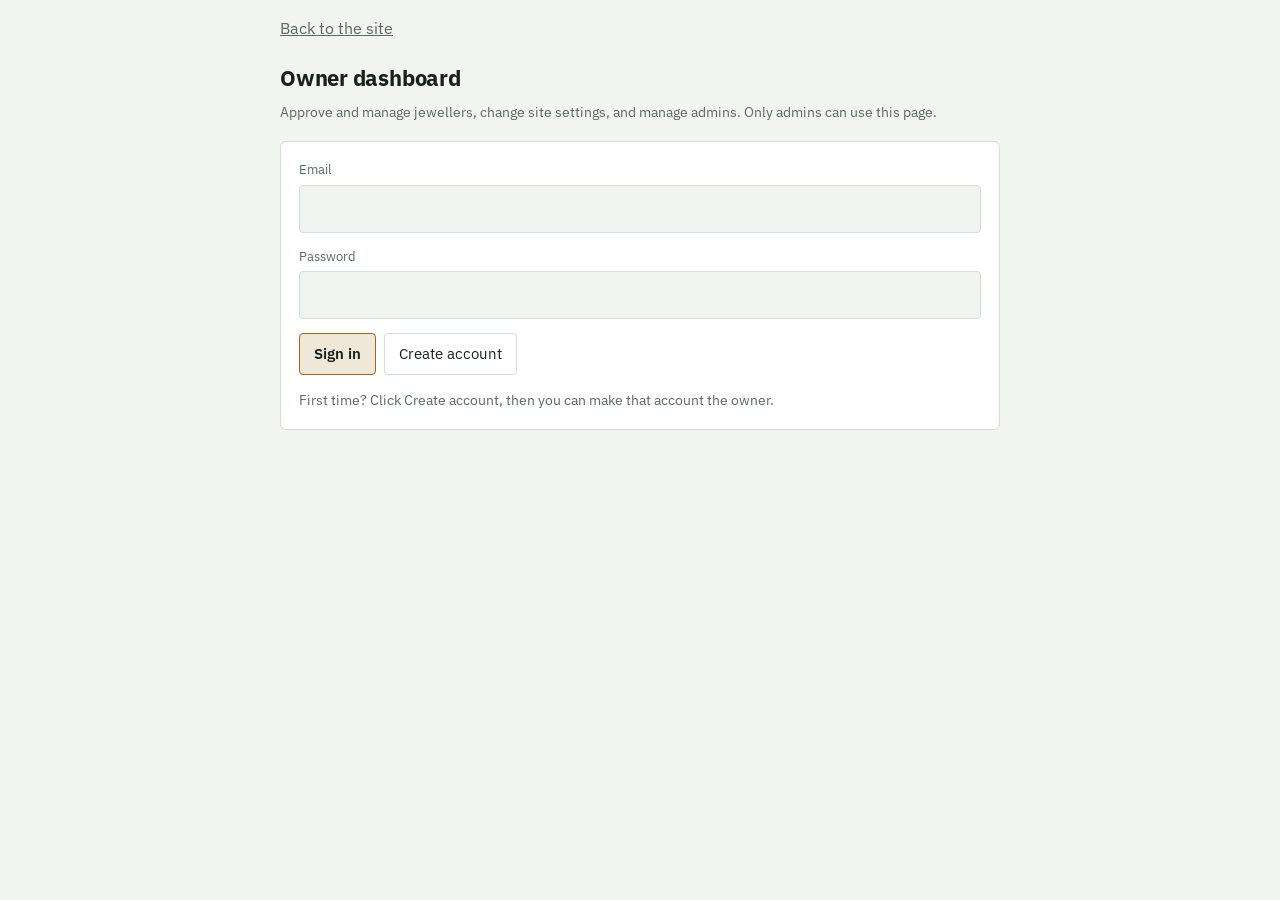
<file: admin.html>
<!doctype html>
<html lang="en">
<head>
<meta charset="utf-8">
<meta name="viewport" content="width=device-width,initial-scale=1,viewport-fit=cover">
<meta name="robots" content="noindex,nofollow">
<title>Admin - Gold Outlook LK</title>
<link rel="stylesheet" href="https://fonts.googleapis.com/css2?family=IBM+Plex+Mono:wght@400;500&family=IBM+Plex+Sans:wght@400;500;600&display=swap">
<style>
:root { --bg:#f2f4f2; --surface:#fff; --fg:#19201c; --muted:#5c6862; --line:#d7ddd8; --accent:#9a6a12; --accent-soft:rgba(154,106,18,.16); --up:#1d7a5a; --down:#b4412f; --warn:#8a5a00; --font-body:"IBM Plex Sans",system-ui,-apple-system,"Segoe UI",sans-serif; --font-num:"IBM Plex Mono",ui-monospace,Menlo,monospace; color-scheme: light; }
@media (prefers-color-scheme: dark) { :root { --bg:#111513; --surface:#181d1a; --fg:#e8ece9; --muted:#98a39c; --line:#2b332e; --accent:#d8a23d; --accent-soft:rgba(216,162,61,.22); --up:#4cc19a; --down:#e07a68; --warn:#e2b04a; color-scheme: dark; } }
* { box-sizing: border-box; }
[hidden] { display: none !important; }
body { margin: 0; background: var(--bg); color: var(--fg); font-family: var(--font-body); font-size: 16px; line-height: 1.6; padding-left: max(16px, env(safe-area-inset-left, 0px)); padding-right: max(16px, env(safe-area-inset-right, 0px)); }
.wrap { max-width: 720px; margin: 0 auto; padding-block: 16px 56px; display: flex; flex-direction: column; gap: 18px; }
.bar { display: flex; justify-content: space-between; align-items: center; flex-wrap: wrap; gap: 8px; }
.bar a { color: var(--muted); }
h1 { font-size: 22px; margin: 0; letter-spacing: -0.01em; }
h2 { font-size: 18px; margin: 0; }
.lead, .note { color: var(--muted); font-size: 14px; margin: 0; }
.panel { background: var(--surface); border: 1px solid var(--line); border-radius: 6px; padding: 18px; display: flex; flex-direction: column; gap: 14px; }
.field { display: flex; flex-direction: column; gap: 4px; }
.field label { font-size: 13px; color: var(--muted); }
input[type=email], input[type=password] { font: inherit; font-size: 16px; color: var(--fg); background: var(--bg); border: 1px solid var(--line); border-radius: 4px; padding: 10px; width: 100%; }
input[type=text], input[type=number], textarea { font: inherit; font-size: 16px; color: var(--fg); background: var(--bg); border: 1px solid var(--line); border-radius: 4px; padding: 10px; width: 100%; }
textarea { min-height: 84px; resize: vertical; }
.tabs { display: flex; gap: 6px; flex-wrap: wrap; }
.tabs button[aria-selected=true] { border-color: var(--accent); background: var(--accent-soft); font-weight: 600; }
.check { display: flex; gap: 8px; align-items: center; font-size: 15px; }
.grid2 { display: grid; grid-template-columns: repeat(2, minmax(0, 1fr)); gap: 12px; }
@media (max-width: 480px) { .grid2 { grid-template-columns: 1fr; } }
input:focus-visible, textarea:focus-visible, button:focus-visible, a:focus-visible { outline: 2px solid var(--accent); outline-offset: 2px; }
button { font: inherit; font-size: 15px; color: var(--fg); background: var(--surface); border: 1px solid var(--line); border-radius: 4px; padding: 8px 14px; cursor: pointer; }
button:hover { border-color: var(--accent); }
button:disabled { opacity: .5; cursor: wait; }
button.main { border-color: var(--accent); background: var(--accent-soft); font-weight: 600; }
button.danger { border-color: var(--down); color: var(--down); }
.row { display: flex; flex-wrap: wrap; gap: 8px; align-items: center; }
.msg { font-size: 14px; border-radius: 6px; padding: 10px 12px; border: 1px solid var(--line); overflow-wrap: anywhere; }
.msg.err { border-color: var(--down); color: var(--down); }
.msg.ok { border-color: var(--up); color: var(--up); }
.tiles { display: grid; grid-template-columns: repeat(2, minmax(0, 1fr)); gap: 12px; }
.tile { border: 1px solid var(--line); border-radius: 6px; padding: 12px 14px; }
.tile .v { font-family: var(--font-num); font-size: 26px; font-weight: 500; line-height: 1.2; }
.tile .k { font-size: 13px; color: var(--muted); }
.tile.pend .v { color: var(--warn); }
.tile.appr .v { color: var(--up); }
.shop { border: 1px solid var(--line); border-radius: 6px; padding: 12px 14px; display: flex; flex-direction: column; gap: 6px; }
.shop .top { display: flex; justify-content: space-between; align-items: flex-start; gap: 12px; flex-wrap: wrap; }
.shop b { font-weight: 600; overflow-wrap: anywhere; }
.shop .meta { font-size: 13px; color: var(--muted); overflow-wrap: anywhere; }
.shop .num { font-family: var(--font-num); font-size: 14px; }
.badge { font-size: 12px; font-weight: 600; padding: 2px 8px; border-radius: 999px; border: 1px solid var(--line); }
.badge.pend { color: var(--warn); border-color: var(--warn); }
.badge.appr { color: var(--up); border-color: var(--up); }
.badge.stale { color: var(--muted); }
.list { display: flex; flex-direction: column; gap: 10px; }
code { font-family: var(--font-num); font-size: 13px; background: var(--bg); border: 1px solid var(--line); border-radius: 4px; padding: 1px 6px; overflow-wrap: anywhere; user-select: all; }
</style>
</head>
<body>
<div class="wrap">
  <div class="bar"><a href="prices.html">Back to the site</a><button type="button" id="b-out" hidden>Sign out</button></div>
  <div><h1>Owner dashboard</h1><p class="lead" style="margin-top:6px">Approve and manage jewellers, change site settings, and manage admins. Only admins can use this page.</p></div>
  <div id="status" class="msg" hidden role="status"></div>

  <section id="v-off" class="panel" hidden><p style="margin:0">The portal is not connected yet. Add the database settings in config.js.</p></section>

  <form id="v-auth" class="panel" hidden>
    <div class="field"><label for="email">Email</label><input id="email" type="email" autocomplete="email" required></div>
    <div class="field"><label for="pass">Password</label><input id="pass" type="password" autocomplete="current-password" minlength="8" required></div>
    <div class="row"><button type="submit" class="main">Sign in</button><button type="button" id="b-up">Create account</button></div>
    <p class="note">First time? Click Create account, then you can make that account the owner.</p>
  </form>

  <section id="v-noadmin" class="panel" hidden>
    <h2>This account is not an admin yet</h2>
    <p class="note">If there is no owner yet, click the button to make this account the owner. Do it right away: the first account to click becomes the owner, and after that nobody else can claim it.</p>
    <div class="row"><button type="button" class="main" id="b-claim">Make me the owner</button></div>
    <details>
      <summary class="note">An owner already exists? Send the owner your user ID</summary>
      <p class="note" style="margin-top:8px">Send the code below to the owner. The owner adds it on this page, in the Admins tab. Then reload this page.</p>
      <p class="note">Your user ID:</p>
      <p style="margin:0"><code id="uid"></code></p>
    </details>
  </section>

  <section id="v-list" hidden style="display:flex;flex-direction:column;gap:18px">
    <div class="tabs" role="tablist">
      <button type="button" role="tab" data-tab="shops" aria-selected="true">Shops</button>
      <button type="button" role="tab" data-tab="market" aria-selected="false">Market price</button>
      <button type="button" role="tab" data-tab="settings" aria-selected="false">Site settings</button>
      <button type="button" role="tab" data-tab="admins" aria-selected="false" id="tab-admins" hidden>Admins</button>
    </div>

    <div id="t-shops" style="display:flex;flex-direction:column;gap:18px">
      <div class="tiles">
        <div class="tile pend"><div class="v" id="n-pend">0</div><div class="k">Pending approval</div></div>
        <div class="tile appr"><div class="v" id="n-appr">0</div><div class="k">Approved</div></div>
      </div>
      <div class="row"><button type="button" id="b-ref">Refresh</button><span class="note" id="loaded"></span></div>
      <div class="panel"><h2>Pending</h2><div class="list" id="l-pend"></div></div>
      <div class="panel"><h2>Approved</h2><div class="list" id="l-appr"></div></div>
    </div>

    <form id="t-market" class="panel" hidden>
      <h2>Sri Lanka market price</h2>
      <p class="note">Enter today's Colombo (Pettah) price. The public site shows it next to the world price, with the time you saved it. Update it whenever the market price changes.</p>
      <div class="grid2">
        <div class="field"><label for="m-sell">22K sovereign, selling price (Rs)</label><input id="m-sell" type="number" inputmode="numeric" min="50000" max="2000000" step="500" required></div>
        <div class="field"><label for="m-buy">22K sovereign, buying price (Rs, optional)</label><input id="m-buy" type="number" inputmode="numeric" min="50000" max="2000000" step="500"></div>
        <div class="field"><label for="m-24">24K sovereign, selling price (Rs, optional)</label><input id="m-24" type="number" inputmode="numeric" min="50000" max="2000000" step="500"></div>
        <div class="field"><label for="m-src">Source (optional, shown on the site)</label><input id="m-src" type="text" maxlength="60" placeholder="e.g. Pettah dealers"></div>
      </div>
      <div class="row"><button type="submit" class="main" id="b-save-m">Save market price</button><span class="note" id="m-when"></span></div>
    </form>

    <form id="t-settings" class="panel" hidden>
      <h2>Site settings</h2>
      <p class="note">These show on the public site within a few minutes of saving.</p>
      <div class="field"><label for="s-ann">Notice on top of the site (up to 300 characters)</label><textarea id="s-ann" maxlength="300"></textarea></div>
      <label class="check"><input id="s-annon" type="checkbox"> Show the notice</label>
      <div class="grid2">
        <div class="field"><label for="s-age">Hide shop prices older than (hours, 1 to 168)</label><input id="s-age" type="number" inputmode="numeric" min="1" max="168" step="1" required></div>
        <div class="field"><label for="s-flag">Flag a shop price that differs by more than (%, 5 to 100)</label><input id="s-flag" type="number" inputmode="numeric" min="5" max="100" step="1" required></div>
      </div>
      <div class="row"><button type="submit" class="main" id="b-save-set">Save settings</button><span class="note" id="set-when"></span></div>
      <p class="note">The gold price and dollar rate come from the automatic updates on GitHub and are not changed here.</p>
    </form>

    <div id="t-admins" hidden style="display:flex;flex-direction:column;gap:18px">
      <div class="panel">
        <h2>Admins</h2>
        <div class="list" id="l-admins"></div>
      </div>
      <form class="panel" id="f-admin">
        <h2>Add an admin</h2>
        <p class="note">Ask the person to open this page, sign in, and send you the user ID it shows. Paste it here.</p>
        <div class="field"><label for="a-uid">User ID</label><input id="a-uid" type="text" autocomplete="off" spellcheck="false" required></div>
        <div class="row"><button type="submit" class="main">Add admin</button></div>
      </form>
    </div>
  </section>
</div>

<script src="config.js"></script>
<script>
(function () {
  var $ = function (id) { return document.getElementById(id); };
  var C = window.GOLD_CONFIG || {}, FKEY = C.FIREBASE_API_KEY, PID = C.FIREBASE_PROJECT_ID, sess = null, shops = [];
  var FS = 'https://firestore.googleapis.com/v1/projects/' + encodeURIComponent(PID || '') + '/databases/(default)/documents';
  var rs = function (v) { return 'Rs ' + Math.round(v).toLocaleString('en-US'); };
  var esc = function (s) { return String(s == null ? '' : s).replace(/[&<>"']/g, function (c) { return { '&': '&amp;', '<': '&lt;', '>': '&gt;', '"': '&quot;', "'": '&#39;' }[c]; }); };
  function say(kind, text) { var s = $('status'); s.hidden = !text; s.className = 'msg ' + (kind || ''); s.textContent = text || ''; }
  function why(e) {
    var m = '';
    if (e && e.j && e.j.error) m = e.j.error.message || '';
    else if (e && e.body && e.body.error) m = (e.body.error.status || '') + ': ' + (e.body.error.message || '');
    else if (e && e.status) m = 'HTTP ' + e.status;
    else if (e && e.message) m = e.message;
    return m ? ' [' + m + ']' : '';
  }
  function show(v) { ['off', 'auth', 'noadmin', 'list'].forEach(function (n) { $('v-' + n).hidden = n !== v; }); $('b-out').hidden = !(sess && v !== 'off' && v !== 'auth'); }

  /* Same sign-in session as shop.html, so signing in on either page works for both. */
  function saveSess(s) { sess = s; try { if (s) localStorage.setItem('gollk-shop-session', JSON.stringify(s)); else localStorage.removeItem('gollk-shop-session'); } catch (e) {} }
  function fromToken(j) { return { access_token: j.idToken, refresh_token: j.refreshToken, expires_at: Math.floor(Date.now() / 1000) + (parseInt(j.expiresIn, 10) || 3600), user: { id: j.localId, email: j.email } }; }
  function token() {
    if (!sess) return Promise.resolve(null);
    if (sess.expires_at * 1000 - Date.now() > 60000) return Promise.resolve(sess.access_token);
    return fetch('https://securetoken.googleapis.com/v1/token?key=' + encodeURIComponent(FKEY), { method: 'POST', headers: { 'Content-Type': 'application/x-www-form-urlencoded' }, body: 'grant_type=refresh_token&refresh_token=' + encodeURIComponent(sess.refresh_token) })
      .then(function (r) { return r.ok ? r.json() : Promise.reject(); })
      .then(function (j) { saveSess({ access_token: j.id_token, refresh_token: j.refresh_token, expires_at: Math.floor(Date.now() / 1000) + (parseInt(j.expires_in, 10) || 3600), user: sess.user }); return sess.access_token; })
      .catch(function () { saveSess(null); return null; });
  }
  function fsCall(method, path, body) {
    return token().then(function (tk) {
      if (!tk) return Promise.reject({ auth: true });
      return fetch(FS + path, { method: method, headers: { 'Content-Type': 'application/json', Authorization: 'Bearer ' + tk }, body: body ? JSON.stringify(body) : undefined })
        .then(function (r) { return r.text().then(function (x) { var j = null; try { j = x ? JSON.parse(x) : null; } catch (e) {} if (!r.ok) return Promise.reject({ status: r.status, body: j }); return j; }); });
    });
  }
  function gv(f, k) { var v = f && f[k]; if (!v) return null; return v.stringValue !== undefined ? v.stringValue : v.integerValue !== undefined ? Number(v.integerValue) : v.doubleValue !== undefined ? Number(v.doubleValue) : v.booleanValue !== undefined ? v.booleanValue : v.timestampValue !== undefined ? v.timestampValue : null; }

  function ago(d) { var m = Math.max(0, Math.round((Date.now() - d.getTime()) / 60000)); return m < 60 ? m + ' min ago' : m < 2880 ? Math.floor(m / 60) + ' h ago' : Math.floor(m / 1440) + ' days ago'; }
  var editing = null, isOwner = false, ownerUid = null, admins = [];
  function editForm(s) {
    return '<div class="field"><label>Shop name</label><input type="text" id="e-name" maxlength="80" value="' + esc(s.name) + '"></div>' +
      '<div class="field"><label>City</label><input type="text" id="e-city" maxlength="60" value="' + esc(s.city) + '"></div>' +
      '<div class="field"><label>Phone</label><input type="text" id="e-phone" maxlength="30" value="' + esc(s.phone) + '"></div>' +
      '<div class="row"><button type="button" class="main" data-act="save" data-id="' + esc(s.id) + '">Save</button><button type="button" data-act="cancel" data-id="' + esc(s.id) + '">Cancel</button></div>';
  }
  function card(s) {
    var made = s.created ? new Date(s.created) : null, upd = s.updated ? new Date(s.updated) : null, price = '';
    if (s.approved) {
      if (s.sell > 0 && upd && !isNaN(upd.getTime())) {
        var fresh = Date.now() - upd.getTime() < 24 * 3600000;
        price = '<div class="meta"><span class="num">' + rs(s.sell) + '</span> for 22K sovereign, posted ' + ago(upd) + ' <span class="badge ' + (fresh ? 'appr' : 'stale') + '">' + (fresh ? 'shown on site' : 'hidden, older than 24 h') + '</span></div>';
      } else price = '<div class="meta">No price posted yet</div>';
    }
    return '<div class="shop"><div class="top"><div><b>' + esc(s.name) + '</b><div class="meta">' + esc(s.city) + ' &middot; ' + esc(s.phone) + '</div></div>' +
      '<span class="badge ' + (s.approved ? 'appr' : 'pend') + '">' + (s.approved ? 'Approved' : 'Pending') + '</span></div>' + price +
      '<div class="meta">' + (made && !isNaN(made.getTime()) ? 'Registered ' + esc(made.toLocaleString()) + ' (' + ago(made) + ')' : '') + ' &middot; ID <code>' + esc(s.id) + '</code></div>' +
      (editing === s.id ? editForm(s) : '<div class="row">' + (s.approved ? '<button type="button" class="danger" data-act="revoke" data-id="' + esc(s.id) + '">Remove approval</button>' : '<button type="button" class="main" data-act="approve" data-id="' + esc(s.id) + '">Approve</button>') +
        '<button type="button" data-act="edit" data-id="' + esc(s.id) + '">Edit</button><button type="button" class="danger" data-act="del" data-id="' + esc(s.id) + '">Delete</button></div>') + '</div>';
  }
  function render() {
    var pend = shops.filter(function (s) { return !s.approved; }).sort(function (a, b) { return (b.created || '') < (a.created || '') ? -1 : 1; });
    var appr = shops.filter(function (s) { return s.approved; }).sort(function (a, b) { return String(a.name).toLowerCase() < String(b.name).toLowerCase() ? -1 : 1; });
    $('n-pend').textContent = pend.length; $('n-appr').textContent = appr.length;
    $('l-pend').innerHTML = pend.length ? pend.map(card).join('') : '<p class="note">No shops waiting for approval.</p>';
    $('l-appr').innerHTML = appr.length ? appr.map(card).join('') : '<p class="note">No approved shops yet.</p>';
    $('loaded').textContent = 'Updated ' + new Date().toLocaleTimeString();
  }

  function load() {
    $('b-ref').disabled = true;
    return fsCall('POST', ':runQuery', { structuredQuery: { from: [{ collectionId: 'shops' }], limit: 500 } }).then(function (rows) {
      shops = [];
      (Array.isArray(rows) ? rows : []).forEach(function (x) {
        var d = x && x.document; if (!d || !d.fields) return; var f = d.fields;
        shops.push({ id: d.name.split('/').pop(), name: gv(f, 'name'), city: gv(f, 'city'), phone: gv(f, 'phone'), approved: gv(f, 'approved') === true, sell: gv(f, 'sell_22k_sovereign'), updated: gv(f, 'updated_at'), created: gv(f, 'created_at') });
      });
      show('list'); render(); loadSettings(); loadMarket(); loadOwnerAdmins();
    }).catch(function (e) {
      if (e && (e.auth || e.status === 401)) { saveSess(null); show('auth'); return; }
      if (e && e.status === 403) { $('uid').textContent = sess.user.id; show('noadmin'); return; }
      say('err', 'Could not load shops.' + why(e));
    }).then(function () { $('b-ref').disabled = false; });
  }
  function setApproved(id, val, btn) {
    btn.disabled = true; say('', '');
    fsCall('PATCH', '/shops/' + encodeURIComponent(id) + '?updateMask.fieldPaths=approved&currentDocument.exists=true', { fields: { approved: { booleanValue: val } } })
      .then(function () { say('ok', val ? 'Approved. The shop can now post prices.' : 'Approval removed. The shop is hidden from the public board.'); return load(); })
      .catch(function (e) { btn.disabled = false; say('err', 'Could not save.' + why(e)); });
  }

  function iv(n) { return { integerValue: String(n) }; }
  function shopAct(act, id, b) {
    var s = shops.filter(function (x) { return x.id === id; })[0];
    if (act === 'approve') setApproved(id, true, b);
    else if (act === 'revoke') { if (window.confirm('Remove approval for ' + (s ? s.name : 'this shop') + '? Its prices will be hidden from the site.')) setApproved(id, false, b); }
    else if (act === 'edit') { editing = id; render(); }
    else if (act === 'cancel') { editing = null; render(); }
    else if (act === 'save') {
      var n = $('e-name').value.trim(), c = $('e-city').value.trim(), p = $('e-phone').value.trim();
      if (n.length < 2 || c.length < 2 || p.length < 5) { say('err', 'Name and city need 2 or more characters, phone 5 or more.'); return; }
      b.disabled = true; say('', '');
      fsCall('PATCH', '/shops/' + encodeURIComponent(id) + '?updateMask.fieldPaths=name&updateMask.fieldPaths=city&updateMask.fieldPaths=phone&currentDocument.exists=true', { fields: { name: { stringValue: n }, city: { stringValue: c }, phone: { stringValue: p } } })
        .then(function () { editing = null; say('ok', 'Shop details saved.'); return load(); })
        .catch(function (e) { b.disabled = false; say('err', 'Could not save.' + why(e)); });
    }
    else if (act === 'del') {
      if (!window.confirm('Delete ' + (s ? s.name : 'this shop') + ' for good? This cannot be undone.')) return;
      b.disabled = true; say('', '');
      fsCall('DELETE', '/shops/' + encodeURIComponent(id))
        .then(function () { say('ok', 'Shop deleted.'); return load(); })
        .catch(function (e) { b.disabled = false; say('err', 'Could not delete.' + why(e)); });
    }
  }

  /* ---------- site settings (settings/site, public read, admin write) ---------- */
  function loadSettings() {
    fsCall('GET', '/settings/site').then(function (d) {
      var f = d && d.fields || {};
      $('s-ann').value = gv(f, 'announcement') || '';
      $('s-annon').checked = gv(f, 'announcement_on') === true;
      $('s-age').value = gv(f, 'max_age_hours') || 24;
      $('s-flag').value = gv(f, 'flag_pct') || 25;
    }).catch(function (e) {
      if (e && e.status === 404) { $('s-ann').value = ''; $('s-annon').checked = false; $('s-age').value = 24; $('s-flag').value = 25; }
      else say('err', 'Could not load settings.' + why(e));
    });
  }
  $('t-settings').addEventListener('submit', function (e) {
    e.preventDefault(); say('', '');
    var age = Math.round(Number($('s-age').value)), fl = Math.round(Number($('s-flag').value)), b = $('b-save-set');
    if (!(age >= 1 && age <= 168) || !(fl >= 5 && fl <= 100)) { say('err', 'Check the hours (1 to 168) and the percent (5 to 100).'); return; }
    b.disabled = true;
    fsCall('PATCH', '/settings/site', { fields: { announcement: { stringValue: $('s-ann').value.trim().slice(0, 300) }, announcement_on: { booleanValue: $('s-annon').checked }, max_age_hours: iv(age), flag_pct: iv(fl) } })
      .then(function () { say('ok', 'Settings saved. The public site picks them up within a few minutes.'); $('set-when').textContent = 'Saved ' + new Date().toLocaleTimeString(); })
      .catch(function (er) { say('err', 'Could not save.' + why(er)); })
      .then(function () { b.disabled = false; });
  });

  /* ---------- Sri Lanka market price (settings/market) ---------- */
  function loadMarket() {
    fsCall('GET', '/settings/market').then(function (d) {
      var f = d && d.fields || {}, u = gv(f, 'updated_at');
      $('m-sell').value = gv(f, 'sell_22k_sovereign') || ''; $('m-buy').value = gv(f, 'buy_22k_sovereign') || ''; $('m-24').value = gv(f, 'sell_24k_sovereign') || ''; $('m-src').value = gv(f, 'source') || '';
      $('m-when').textContent = u ? 'Last saved ' + ago(new Date(u)) : '';
    }).catch(function () {});
  }
  $('t-market').addEventListener('submit', function (e) {
    e.preventDefault(); say('', '');
    var n = function (id) { var v = $(id).value.trim(); return v === '' ? 0 : Math.round(Number(v)); }, sell = n('m-sell'), buy = n('m-buy'), g24 = n('m-24'), src = $('m-src').value.trim().slice(0, 60), ok = function (v) { return v >= 50000 && v <= 2000000; };
    if (!ok(sell)) { say('err', 'Enter the 22K selling price between Rs 50,000 and Rs 2,000,000.'); return; }
    if (buy && (!ok(buy) || buy >= sell)) { say('err', 'The buying price must be below the selling price.'); return; }
    if (g24 && !ok(g24)) { say('err', 'Check the 24K price.'); return; }
    var f = { sell_22k_sovereign: iv(sell) }; if (buy) f.buy_22k_sovereign = iv(buy); if (g24) f.sell_24k_sovereign = iv(g24); if (src) f.source = { stringValue: src };
    var b = $('b-save-m'); b.disabled = true;
    fsCall('POST', ':commit', { writes: [{ update: { name: 'projects/' + encodeURIComponent(PID) + '/databases/(default)/documents/settings/market', fields: f }, updateTransforms: [{ fieldPath: 'updated_at', setToServerValue: 'REQUEST_TIME' }] }] })
      .then(function () { say('ok', 'Market price saved. The public site shows it within a minute or two.'); $('m-when').textContent = 'Saved just now'; })
      .catch(function (er) { say('err', 'Could not save.' + why(er)); })
      .then(function () { b.disabled = false; });
  });

  /* ---------- admins (owner only to change) ---------- */
  function loadOwnerAdmins() {
    fsCall('GET', '/owner/main').then(function (d) { ownerUid = gv(d && d.fields, 'uid'); isOwner = ownerUid === sess.user.id; })
      .catch(function () { isOwner = false; })
      .then(function () { $('tab-admins').hidden = !isOwner; $('f-admin').hidden = !isOwner; if (!isOwner && $('t-admins').hidden === false) tab('shops'); if (isOwner) return loadAdmins(); });
  }
  function loadAdmins() {
    return fsCall('POST', ':runQuery', { structuredQuery: { from: [{ collectionId: 'admins' }], limit: 100 } }).then(function (rows) {
      admins = (Array.isArray(rows) ? rows : []).filter(function (x) { return x && x.document; }).map(function (x) { return x.document.name.split('/').pop(); });
      var nameOf = function (id) { var s = shops.filter(function (x) { return x.id === id; })[0]; return s ? ' &middot; shop: ' + esc(s.name) : ''; };
      $('l-admins').innerHTML = admins.map(function (id) {
        var me = id === sess.user.id, own = id === ownerUid;
        return '<div class="shop"><div class="top"><div><code>' + esc(id) + '</code><div class="meta">' + (own ? 'Owner' : 'Admin') + (me ? ' &middot; you' : '') + nameOf(id) + '</div></div>' +
          (own ? '' : '<button type="button" class="danger" data-rm="' + esc(id) + '">Remove</button>') + '</div></div>';
      }).join('') || '<p class="note">No admins found.</p>';
    }).catch(function (e) { say('err', 'Could not load admins.' + why(e)); });
  }
  $('f-admin').addEventListener('submit', function (e) {
    e.preventDefault(); say('', '');
    var id = $('a-uid').value.trim();
    if (!/^[A-Za-z0-9]{20,40}$/.test(id)) { say('err', 'That does not look like a user ID. Copy it exactly from the person\'s screen.'); return; }
    fsCall('PATCH', '/admins/' + encodeURIComponent(id) + '?currentDocument.exists=false', { fields: { admin: { booleanValue: true } } })
      .then(function () { $('a-uid').value = ''; say('ok', 'Admin added.'); return loadAdmins(); })
      .catch(function (er) { say('err', (er && er.status === 409 ? 'That ID is already an admin.' : 'Could not add the admin.') + why(er)); });
  });
  $('t-admins').addEventListener('click', function (e) {
    var b = e.target.closest ? e.target.closest('button[data-rm]') : null; if (!b) return;
    var id = b.getAttribute('data-rm');
    if (!window.confirm('Remove this admin? They will no longer be able to open this page.')) return;
    b.disabled = true; say('', '');
    fsCall('DELETE', '/admins/' + encodeURIComponent(id)).then(function () { say('ok', 'Admin removed.'); return loadAdmins(); })
      .catch(function (er) { b.disabled = false; say('err', 'Could not remove.' + why(er)); });
  });

  /* ---------- tabs ---------- */
  function tab(name) {
    ['shops', 'market', 'settings', 'admins'].forEach(function (n) { $('t-' + n).hidden = n !== name; });
    Array.prototype.forEach.call(document.querySelectorAll('.tabs button'), function (b) { b.setAttribute('aria-selected', b.getAttribute('data-tab') === name ? 'true' : 'false'); });
  }
  document.querySelector('.tabs').addEventListener('click', function (e) { var b = e.target.closest ? e.target.closest('button[data-tab]') : null; if (b) tab(b.getAttribute('data-tab')); });


  $('v-auth').addEventListener('submit', function (e) {
    e.preventDefault(); say('', '');
    fetch('https://identitytoolkit.googleapis.com/v1/accounts:signInWithPassword?key=' + encodeURIComponent(FKEY), { method: 'POST', headers: { 'Content-Type': 'application/json' }, body: JSON.stringify({ email: $('email').value.trim(), password: $('pass').value, returnSecureToken: true }) })
      .then(function (r) { return r.json().then(function (j) { return { ok: r.ok, j: j }; }); })
      .then(function (r) { if (r.ok && r.j.idToken) { saveSess(fromToken(r.j)); load(); } else say('err', 'Could not sign in. Check your email and password.' + why(r)); })
      .catch(function (er) { say('err', 'Something went wrong.' + why(er)); });
  });
  $('b-up').addEventListener('click', function () {
    var em = $('email').value.trim(), pw = $('pass').value;
    if (!em || pw.length < 8) { say('err', 'Enter an email and a password of 8 or more characters.'); return; }
    say('', '');
    fetch('https://identitytoolkit.googleapis.com/v1/accounts:signUp?key=' + encodeURIComponent(FKEY), { method: 'POST', headers: { 'Content-Type': 'application/json' }, body: JSON.stringify({ email: em, password: pw, returnSecureToken: true }) })
      .then(function (r) { return r.json().then(function (j) { return { ok: r.ok, j: j }; }); })
      .then(function (r) {
        if (r.ok && r.j.idToken) { saveSess(fromToken(r.j)); load(); }
        else say('err', (r.j && r.j.error && r.j.error.message === 'EMAIL_EXISTS' ? 'This email already has an account. Click Sign in.' : 'Could not create the account.') + why(r));
      })
      .catch(function (er) { say('err', 'Something went wrong.' + why(er)); });
  });
  /* One-time claim: writes admins/<uid> and owner/main together. The rules allow this only while owner/main does not exist. */
  $('b-claim').addEventListener('click', function () {
    var b = this, uid = sess.user.id, doc = function (p) { return 'projects/' + encodeURIComponent(PID) + '/databases/(default)/documents/' + p; };
    b.disabled = true; say('', '');
    fsCall('POST', ':commit', { writes: [
      { update: { name: doc('admins/' + uid), fields: { admin: { booleanValue: true } } }, currentDocument: { exists: false } },
      { update: { name: doc('owner/main'), fields: { uid: { stringValue: uid }, created_at: { timestampValue: new Date().toISOString() } } }, currentDocument: { exists: false } }
    ] })
      .then(function () { say('ok', 'Done. This account is now the owner.'); return load(); })
      .catch(function (e) { b.disabled = false; say('err', (e && e.status === 403 ? 'An owner already exists, so this account cannot claim it. Ask the owner to add you.' : 'Could not set the owner.') + why(e)); });
  });
  $('b-ref').addEventListener('click', function () { say('', ''); load(); });
  $('b-out').addEventListener('click', function () { saveSess(null); shops = []; admins = []; isOwner = false; editing = null; say('', ''); show('auth'); });
  $('t-shops').addEventListener('click', function (e) {
    var b = e.target.closest ? e.target.closest('button[data-act]') : null; if (!b) return;
    shopAct(b.getAttribute('data-act'), b.getAttribute('data-id'), b);
  });

  if (!FKEY || !PID) { show('off'); return; }
  try { sess = JSON.parse(localStorage.getItem('gollk-shop-session') || 'null'); } catch (e) { sess = null; }
  if (sess) load(); else show('auth');
})();
</script>
</body>
</html>
</file>
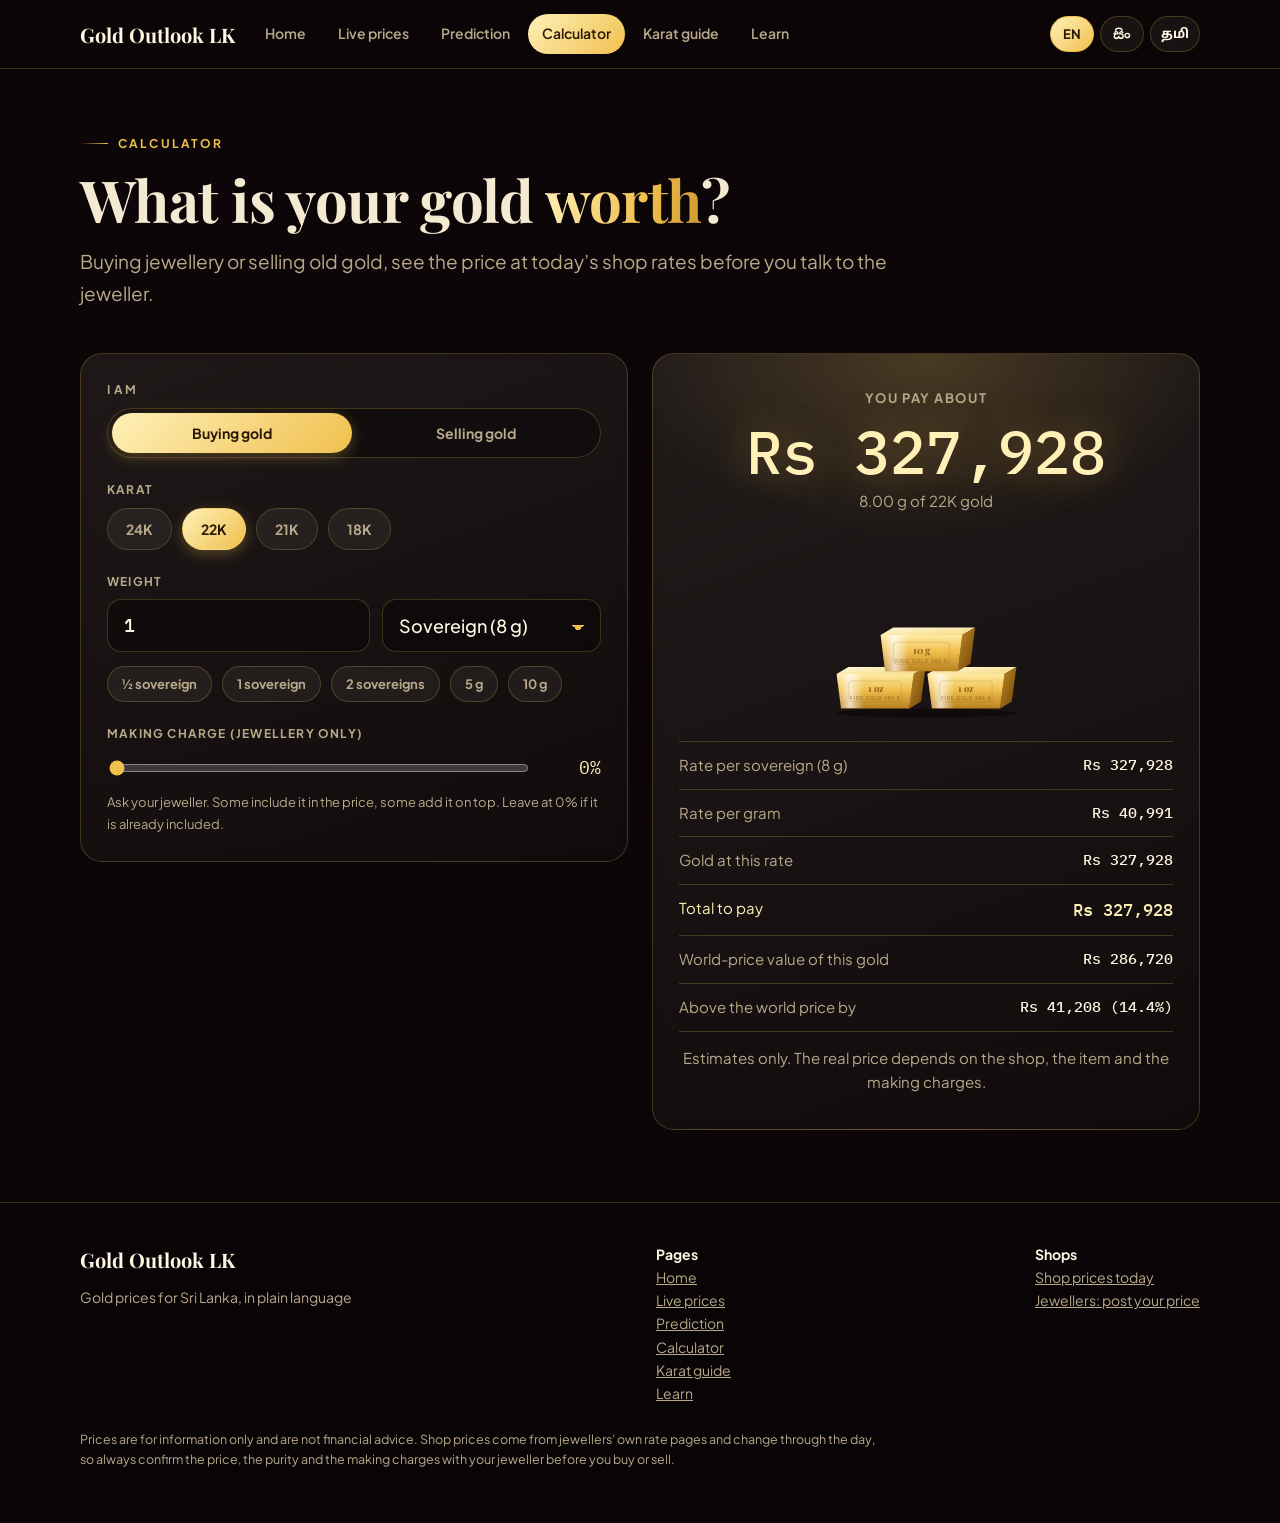
<file: calculator.html>
<!doctype html>
<html lang="en">
<head>
<meta charset="utf-8">
<meta name="viewport" content="width=device-width, initial-scale=1, viewport-fit=cover">
<title>Gold price calculator | Gold Outlook LK</title>
<meta name="description" content="Type a weight, pick a karat and see what to pay at the shop, or what the shop pays you, at today's Sri Lanka gold rates.">
<meta name="theme-color" content="#0c0608">
<link rel="preconnect" href="https://fonts.googleapis.com"><link rel="preconnect" href="https://fonts.gstatic.com" crossorigin>
<link rel="stylesheet" href="https://fonts.googleapis.com/css2?family=IBM+Plex+Mono:wght@400;500&family=Playfair+Display:wght@600;700;800&family=Plus+Jakarta+Sans:wght@400;500;600;700&family=Noto+Sans+Sinhala:wght@400;600&family=Noto+Sans+Tamil:wght@400;600&display=swap">
<link rel="stylesheet" href="site.css">
<link rel="stylesheet" href="header.css">
<style>
.pagehead { padding-block: 56px 8px; position: relative; overflow: hidden; }
.pagehead h1 { font-size: clamp(34px, 5.4vw, 58px); margin-top: 14px; }
.calc { display: grid; grid-template-columns: minmax(0, 1fr) minmax(0, 1fr); gap: 24px; align-items: start; }
@media (max-width: 900px) { .calc { grid-template-columns: minmax(0, 1fr); } }
.form { display: grid; gap: 22px; }
.wrow { display: grid; grid-template-columns: minmax(0, 1.2fr) minmax(0, 1fr); gap: 12px; }
.result { position: sticky; top: 90px; overflow: hidden; text-align: center; padding: 34px 26px; background: radial-gradient(420px 260px at 50% 0, rgba(240, 192, 78, .2), transparent 70%), linear-gradient(160deg, rgba(255, 244, 214, .09), rgba(255, 244, 214, .025)); }
@media (max-width: 900px) { .result { position: static; } }
.result .what { font-size: 13px; font-weight: 700; letter-spacing: .12em; text-transform: uppercase; color: var(--muted); }
.result .total { font-family: var(--num); font-size: clamp(36px, 6.5vw, 60px); font-weight: 500; line-height: 1.1; margin: 10px 0 4px; color: var(--gold1); text-shadow: 0 0 40px rgba(240, 192, 78, .35); overflow-wrap: anywhere; }
.result .sub { color: var(--muted); font-size: 15px; }
.visual { width: min(260px, 70%); margin: 18px auto 8px; transition: transform .7s var(--ease); transform-origin: 50% 90%; }
.visual.pop { animation: pop .6s var(--ease); }
@keyframes pop { 40% { filter: brightness(1.35) drop-shadow(0 0 22px rgba(240, 192, 78, .7)); } }
.lines { margin-top: 18px; text-align: left; border-top: 1px solid var(--line); }
.lines div { display: flex; justify-content: space-between; gap: 14px; padding: 11px 0; border-bottom: 1px solid var(--line); font-size: 15px; color: var(--muted); }
.lines b { font-family: var(--num); font-weight: 500; color: var(--cream); text-align: right; }
.lines .big { color: var(--gold1); } .lines .big b { color: var(--gold1); font-size: 17px; }
.warn { margin-top: 14px; font-size: 13px; color: #e2b04a; }
.quick button { font-size: 13px; padding: 9px 14px; }
input[type=range] { width: 100%; accent-color: #f0c04e; height: 28px; }
.mk { display: flex; align-items: center; gap: 14px; } .mk output { font-family: var(--num); font-size: 18px; min-width: 56px; text-align: right; color: var(--gold1); }
</style>
</head>
<body data-live>
<div id="site-header"></div>

<header class="pagehead">
  <div class="sparkles" data-n="14"></div>
  <div class="container">
    <span class="eyebrow reveal" data-i="c_e">Calculator</span>
    <h1 class="reveal" style="--d:.06s" data-i="c_h1">What is your gold <span class="gold-text">worth</span>?</h1>
    <p class="lead reveal" style="--d:.12s" data-i="c_lead">Buying jewellery or selling old gold, see the price at today’s shop rates before you talk to the jeweller.</p>
  </div>
</header>

<section style="padding-top:36px">
  <div class="container calc">
    <div class="card form reveal left">
      <div class="field"><span class="lbl" data-i="c_iam">I am</span>
        <div class="seg" id="mode" role="group" aria-label="Buying or selling"><button type="button" data-m="buy" aria-pressed="true" data-i="c_buy">Buying gold</button><button type="button" data-m="sell" aria-pressed="false" data-i="c_sell">Selling gold</button></div>
      </div>
      <div class="field"><span class="lbl" data-i="c_karat">Karat</span>
        <div class="chips" id="karat" role="group" aria-label="Karat"><button type="button" data-k="24" aria-pressed="false">24K</button><button type="button" data-k="22" aria-pressed="true">22K</button><button type="button" data-k="21" aria-pressed="false">21K</button><button type="button" data-k="18" aria-pressed="false">18K</button></div>
      </div>
      <div class="field"><label for="w" data-i="c_w">Weight</label>
        <div class="wrow">
          <input id="w" type="number" inputmode="decimal" min="0" step="any" value="1">
          <select id="u" aria-label="Unit"><option value="8" selected data-i="c_u8">Sovereign (8 g)</option><option value="1" data-i="c_u1">Grams</option><option value="11.6638" data-i="c_ut">Tola (11.66 g)</option><option value="31.1035" data-i="c_uo">Ounce (31.1 g)</option><option value="1000" data-i="c_uk">Kilogram</option></select>
        </div>
        <div class="chips quick" id="quick" style="margin-top:6px"><button type="button" data-w="0.5" data-u="8" data-i="c_q1">½ sovereign</button><button type="button" data-w="1" data-u="8" data-i="c_q2">1 sovereign</button><button type="button" data-w="2" data-u="8" data-i="c_q3">2 sovereigns</button><button type="button" data-w="5" data-u="1" data-i="c_q4">5 g</button><button type="button" data-w="10" data-u="1" data-i="c_q5">10 g</button></div>
      </div>
      <div class="field" id="mkf"><label for="mk" data-i="c_mk">Making charge (jewellery only)</label>
        <div class="mk"><input id="mk" type="range" min="0" max="30" step="0.5" value="0"><output id="mko" for="mk">0%</output></div>
        <span class="note" data-i="c_mkn">Ask your jeweller. Some include it in the price, some add it on top. Leave at 0% if it is already included.</span>
      </div>
    </div>

    <div class="card result reveal right" style="--d:.1s" aria-live="polite">
      <div class="what" id="what">You pay about</div>
      <div class="total" id="total">-</div>
      <div class="sub" id="sub">&nbsp;</div>
      <div class="visual art" id="visual"><div data-art="bars"></div></div>
      <div class="lines" id="lines"></div>
      <p class="warn" id="warn" hidden></p>
      <p class="note" style="margin-top:14px" data-i="c_est">Estimates only. The real price depends on the shop, the item and the making charges.</p>
    </div>
  </div>
</section>

<div id="site-footer"></div>
<script src="config.js"></script>
<script src="site.js"></script>
<script>
(function () {
  var G = window.GoldData, $ = function (i) { return document.getElementById(i); }, rs = G.rs, nf = G.nf;
  G.add({ en: {
 "pay": "You pay about",
 "recv": "The shop pays you about",
 "sub": "{g} g of {k}K gold",
 "enter": "Enter a weight to see the price",
 "r_sov": "Rate per sovereign (8 g)",
 "est": " (est.)",
 "r_g": "Rate per gram",
 "r_gold": "Gold at this rate",
 "r_mk": "Making charge ({m}%)",
 "tot_pay": "Total to pay",
 "tot_recv": "You receive",
 "r_world": "World-price value of this gold",
 "above": "Above the world price by",
 "below": "Below the world price by",
 "warn": "Shop rates are not available right now, so this uses the world-price value. Shops usually charge more."
}, si: {
 "c_e": "ගණකය",
 "c_h1": "ඔබේ රන් <span class=\"gold-text\">වටිනාකම</span> කොපමණද?",
 "c_lead": "ආභරණ මිලදී ගන්නවාද, පරණ රන් විකුණනවාද, ජුවලර් සමඟ කතා කිරීමට පෙර අද වෙළඳසැල් මිලට මිල බලන්න.",
 "c_iam": "ඔබේ අරමුණ",
 "c_buy": "රන් මිලදී ගැනීම",
 "c_sell": "රන් විකිණීම",
 "c_karat": "කැරට්",
 "c_w": "බර",
 "c_u8": "පවුම (ග්‍රෑ. 8)",
 "c_u1": "ග්‍රෑම්",
 "c_ut": "තෝලා (ග්‍රෑ. 11.66)",
 "c_uo": "අවුන්ස (ග්‍රෑ. 31.1)",
 "c_uk": "කිලෝග්‍රෑම්",
 "c_q1": "½ පවුම",
 "c_q2": "පවුම 1",
 "c_q3": "පවුම් 2",
 "c_q4": "ග්‍රෑ. 5",
 "c_q5": "ග්‍රෑ. 10",
 "c_mk": "වැඩ කුලිය (ආභරණ පමණි)",
 "c_mkn": "ඔබේ ජුවලර්ගෙන් අසන්න. සමහරුන් මිලට ඇතුළත් කරයි, සමහරුන් අමතරව එකතු කරයි. දැනටමත් ඇතුළත් නම් 0% තබන්න.",
 "c_est": "ඇස්තමේන්තු පමණි. සැබෑ මිල වෙළඳසැල, භාණ්ඩය සහ වැඩ කුලිය අනුව වෙනස් වේ.",
 "pay": "ඔබ ගෙවන්නේ ආසන්න වශයෙන්",
 "recv": "වෙළඳසැල ඔබට ගෙවන්නේ ආසන්න වශයෙන්",
 "sub": "{k}K රන් ග්‍රෑම් {g}ක්",
 "enter": "මිල බැලීමට බරක් ඇතුළත් කරන්න",
 "r_sov": "පවුමකට මිල (ග්‍රෑ. 8)",
 "est": " (ඇස්.)",
 "r_g": "ග්‍රෑමයකට මිල",
 "r_gold": "මෙම මිලට රන් වටිනාකම",
 "r_mk": "වැඩ කුලිය ({m}%)",
 "tot_pay": "ගෙවිය යුතු මුළු මුදල",
 "tot_recv": "ඔබට ලැබෙන මුදල",
 "r_world": "මෙම රන්වල ලෝක මිල අගය",
 "above": "ලෝක මිලට වඩා වැඩි මුදල",
 "below": "ලෝක මිලට වඩා අඩු මුදල",
 "warn": "වෙළඳසැල් මිල දැනට නොමැති බැවින් මෙහි ලෝක මිල අගය භාවිත කර ඇත. වෙළඳසැල් සාමාන්‍යයෙන් වැඩියෙන් අය කරයි."
}, ta: {
 "c_e": "கணிப்பான்",
 "c_h1": "உங்கள் தங்கத்தின் <span class=\"gold-text\">மதிப்பு</span> என்ன?",
 "c_lead": "நகை வாங்கினாலும் பழைய தங்கத்தை விற்றாலும், நகைக்கடைக்காரரிடம் பேசும் முன் இன்றைய கடை விலையில் விலையைப் பாருங்கள்.",
 "c_iam": "நோக்கம்",
 "c_buy": "தங்கம் வாங்குதல்",
 "c_sell": "தங்கம் விற்றல்",
 "c_karat": "காரட்",
 "c_w": "எடை",
 "c_u8": "பவுன் (8 கி)",
 "c_u1": "கிராம்",
 "c_ut": "தோலா (11.66 கி)",
 "c_uo": "அவுன்ஸ் (31.1 கி)",
 "c_uk": "கிலோகிராம்",
 "c_q1": "½ பவுன்",
 "c_q2": "1 பவுன்",
 "c_q3": "2 பவுன்",
 "c_q4": "5 கி",
 "c_q5": "10 கி",
 "c_mk": "செய்கூலி (நகைகளுக்கு மட்டும்)",
 "c_mkn": "உங்கள் நகைக்கடைக்காரரிடம் கேளுங்கள். சிலர் விலையில் சேர்த்திருப்பார்கள், சிலர் கூடுதலாகச் சேர்ப்பார்கள். ஏற்கனவே சேர்க்கப்பட்டிருந்தால் 0% ஆக வையுங்கள்.",
 "c_est": "மதிப்பீடுகள் மட்டுமே. உண்மையான விலை கடை, பொருள், செய்கூலியைப் பொறுத்தது.",
 "pay": "நீங்கள் செலுத்துவது சுமார்",
 "recv": "கடை உங்களுக்குத் தருவது சுமார்",
 "sub": "{k}K தங்கம் {g} கிராம்",
 "enter": "விலையைப் பார்க்க எடையை உள்ளிடுங்கள்",
 "r_sov": "ஒரு பவுன் விலை (8 கி)",
 "est": " (மதிப்.)",
 "r_g": "ஒரு கிராம் விலை",
 "r_gold": "இந்த விலையில் தங்கம்",
 "r_mk": "செய்கூலி ({m}%)",
 "tot_pay": "செலுத்த வேண்டிய மொத்தம்",
 "tot_recv": "உங்களுக்குக் கிடைப்பது",
 "r_world": "இந்தத் தங்கத்தின் உலக விலை மதிப்பு",
 "above": "உலக விலையை விட அதிகம்",
 "below": "உலக விலையை விட குறைவு",
 "warn": "கடை விலைகள் தற்போது கிடைக்கவில்லை, எனவே உலக விலை மதிப்பு பயன்படுத்தப்பட்டுள்ளது. கடைகள் பொதுவாக அதிகம் வசூலிக்கும்."
} });
  var t = G.t;
  var st = { mode: 'buy', k: 22 }, D = null;
  function press(group, attr, val) { Array.prototype.forEach.call($(group).querySelectorAll('button'), function (b) { b.setAttribute('aria-pressed', String(b.getAttribute(attr) == val)); }); }
  $('mode').addEventListener('click', function (e) { var b = e.target.closest('button'); if (!b) return; st.mode = b.getAttribute('data-m'); press('mode', 'data-m', st.mode); calc(true); });
  $('karat').addEventListener('click', function (e) { var b = e.target.closest('button'); if (!b) return; st.k = +b.getAttribute('data-k'); press('karat', 'data-k', st.k); calc(true); });
  $('quick').addEventListener('click', function (e) { var b = e.target.closest('button'); if (!b) return; $('w').value = b.getAttribute('data-w'); $('u').value = b.getAttribute('data-u'); calc(true); });
  ['w', 'u', 'mk'].forEach(function (i) { $(i).addEventListener('input', function () { calc(i !== 'mk' ? false : false); }); });
  function calc(pop) {
    if (!D) return;
    var d = D, k = st.k, grams = Math.max(0, parseFloat($('w').value) || 0) * parseFloat($('u').value), sov = grams / 8, mk = parseFloat($('mk').value) || 0, buying = st.mode === 'buy';
    $('mko').textContent = nf(mk, 1).replace(/\.0$/, '') + '%'; $('mkf').style.display = buying ? '' : 'none';
    var rate = d.hasRetail ? (buying ? d.sells[k] : d.buys[k]) : 0, usingWorld = !(rate > 0);
    if (usingWorld) rate = d.worldSov(k);
    var gold = sov * rate, making = buying ? gold * mk / 100 : 0, total = gold + making, world = sov * d.worldSov(k);
    $('what').textContent = t(buying ? 'pay' : 'recv');
    G.setNum($('total'), grams > 0 ? total : -1, rs);
    $('sub').textContent = grams > 0 ? t('sub', { g: nf(grams, grams < 100 ? 2 : 1), k: k }) : t('enter');
    var rows = [[t('r_sov'), rs(rate) + (!buying && d.estBuy[k] && !usingWorld ? t('est') : '')], [t('r_g'), rs(rate / 8)], [t('r_gold'), rs(gold)]];
    if (buying && mk > 0) rows.push([t('r_mk', { m: nf(mk, 1) }), rs(making)]);
    var html = rows.map(function (r) { return '<div><span>' + r[0] + '</span><b>' + r[1] + '</b></div>'; }).join('');
    html += '<div class="big"><span>' + t(buying ? 'tot_pay' : 'tot_recv') + '</span><b>' + (grams > 0 ? rs(total) : '-') + '</b></div>';
    if (!usingWorld && grams > 0) { var diff = total - world; html += '<div><span>' + t('r_world') + '</span><b>' + rs(world) + '</b></div><div><span>' + t(buying ? 'above' : 'below') + '</span><b>' + rs(Math.abs(diff)) + ' (' + nf(Math.abs(diff / world * 100), 1) + '%)</b></div>'; }
    $('lines').innerHTML = html;
    var w = $('warn'); w.hidden = !usingWorld; w.textContent = usingWorld ? t('warn') : '';
    /* the gold on the right grows with the weight */
    var sc = grams > 0 ? Math.min(1.25, 0.62 + Math.log10(1 + grams / 8) * 0.55) : 0.5; $('visual').style.transform = 'scale(' + sc.toFixed(3) + ')';
    if (pop) { var v = $('visual'); v.classList.remove('pop'); void v.offsetWidth; v.classList.add('pop'); }
  }
  G.on(function (d) { D = d; calc(false); });
  window.addEventListener('gollk-lang', function () { calc(false); });
})();
</script>
</body>
</html>
</file>
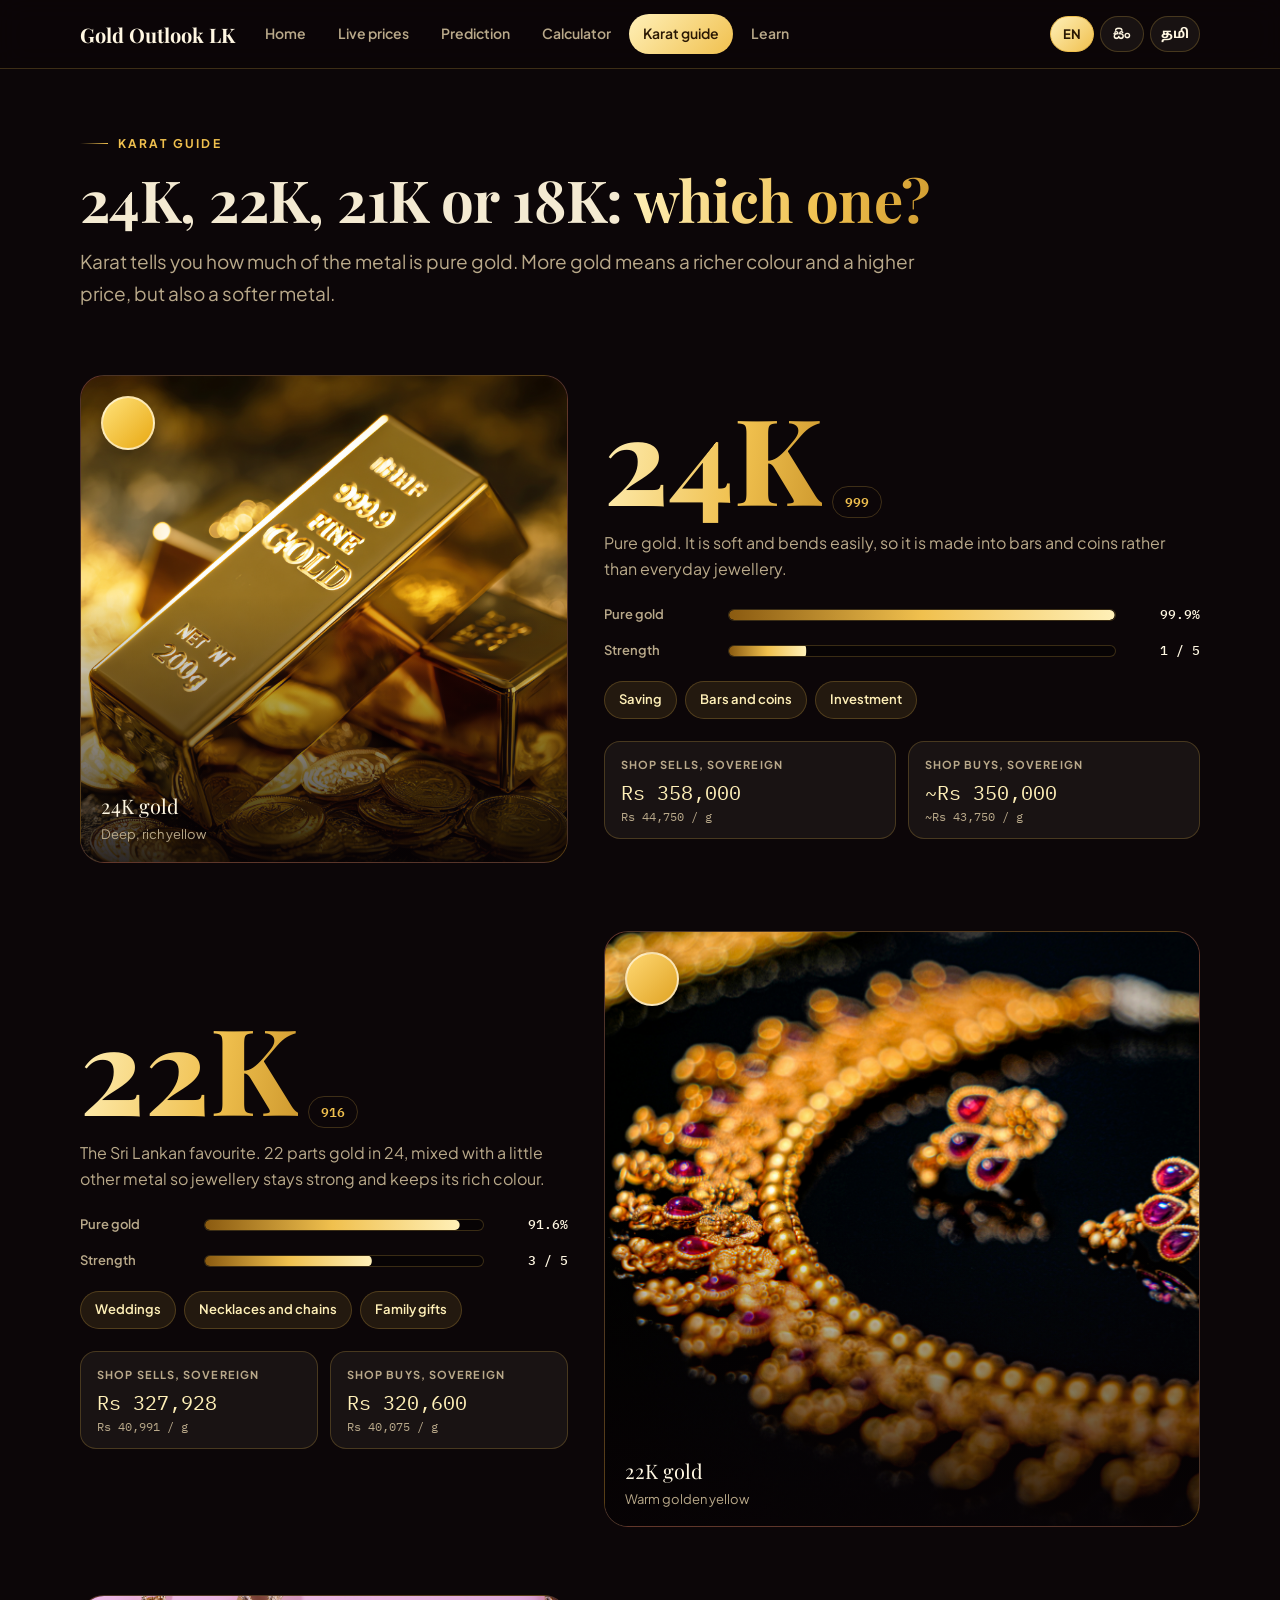
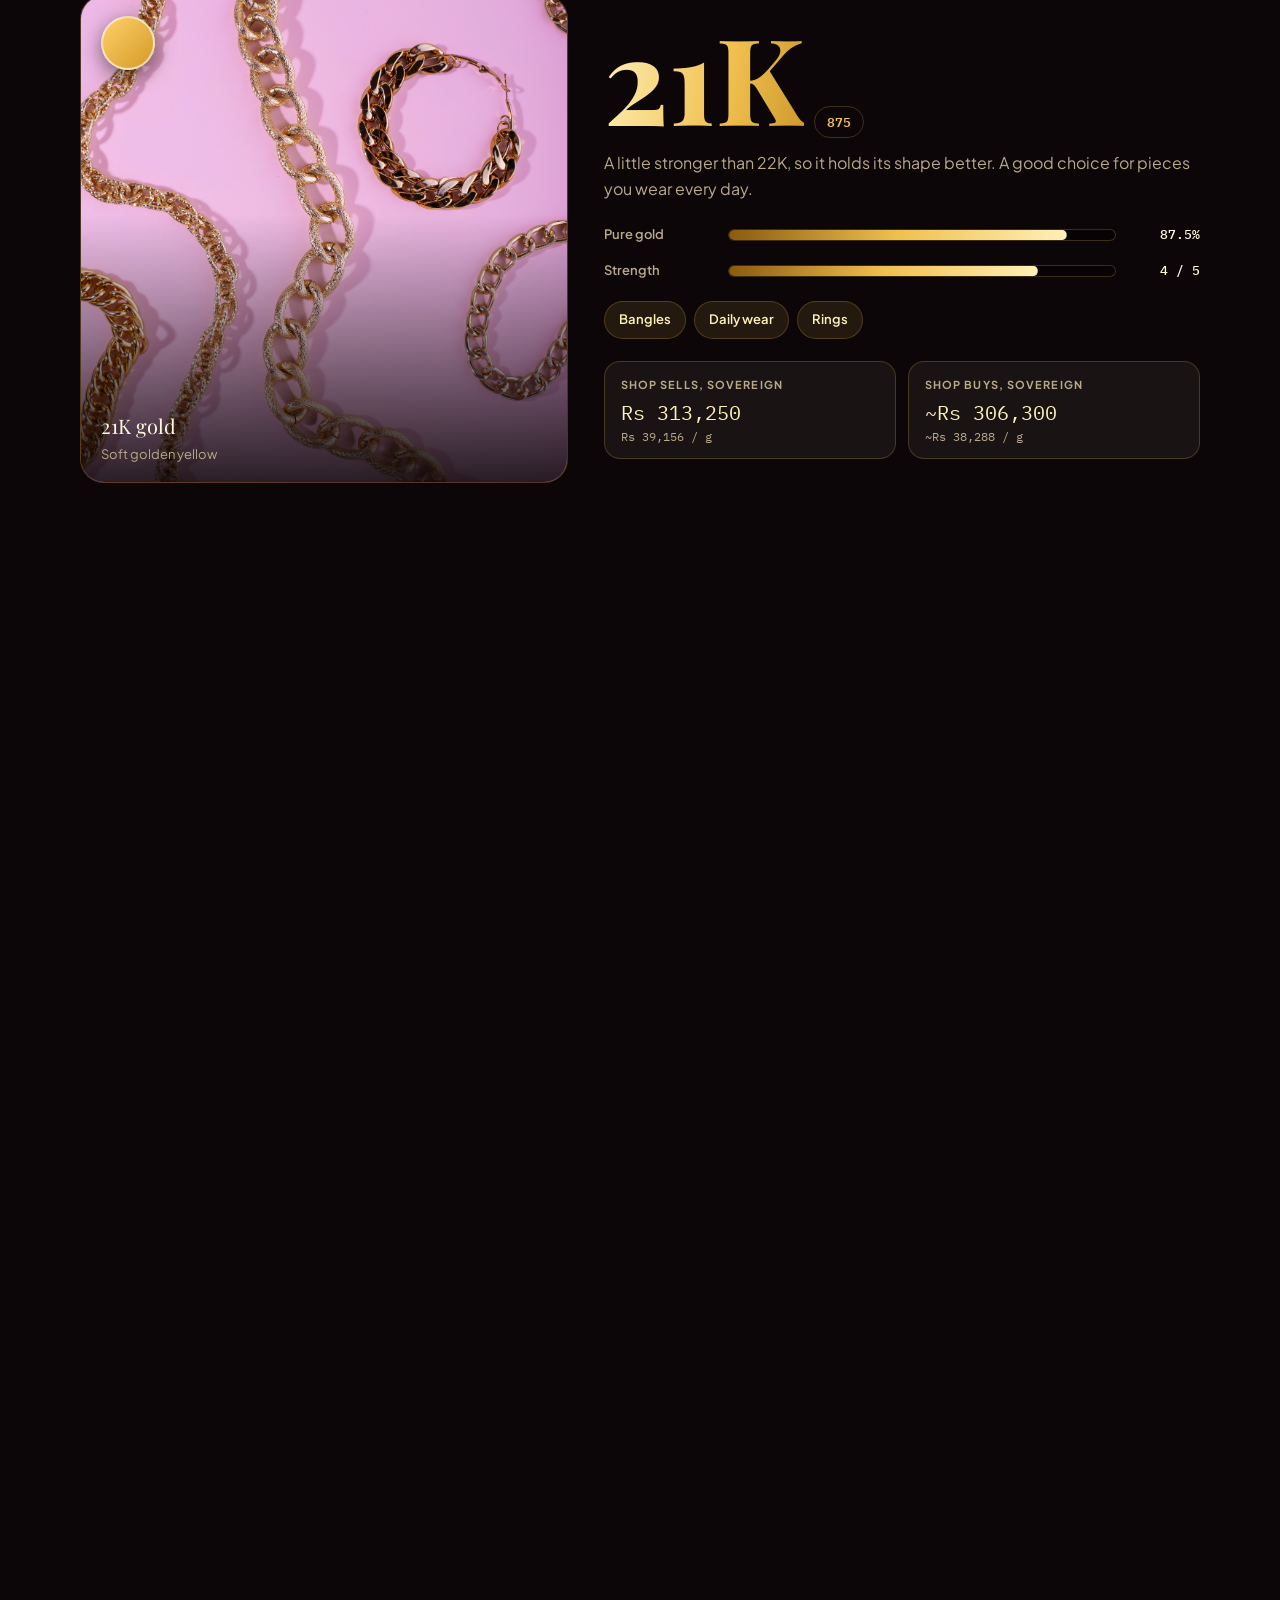
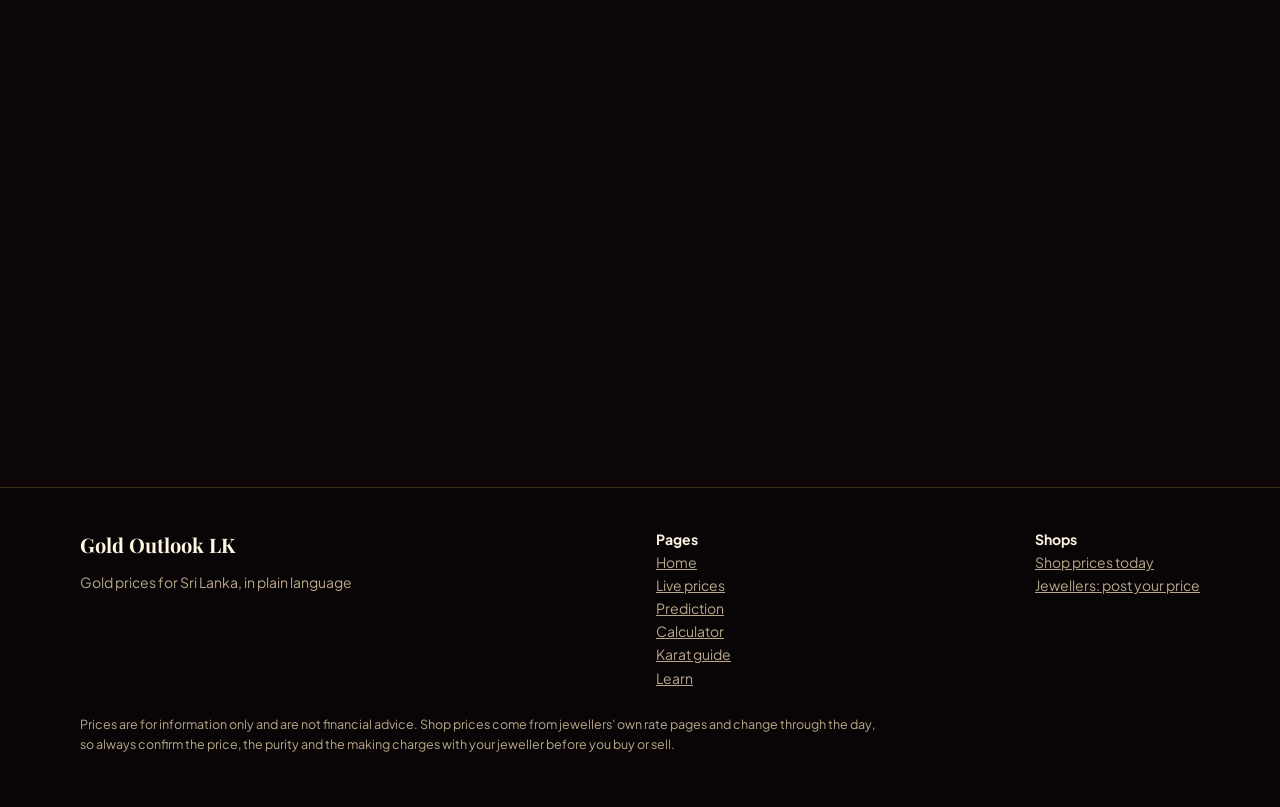
<file: karats.html>
<!doctype html>
<html lang="en">
<head>
<meta charset="utf-8">
<meta name="viewport" content="width=device-width, initial-scale=1, viewport-fit=cover">
<title>Karat guide: 24K, 22K, 21K, 18K | Gold Outlook LK</title>
<meta name="description" content="What 24K, 22K, 21K and 18K gold mean, which one to choose, and what each costs in Sri Lanka today.">
<meta name="theme-color" content="#0c0608">
<link rel="preconnect" href="https://fonts.googleapis.com"><link rel="preconnect" href="https://fonts.gstatic.com" crossorigin>
<link rel="stylesheet" href="https://fonts.googleapis.com/css2?family=IBM+Plex+Mono:wght@400;500&family=Playfair+Display:wght@600;700;800&family=Plus+Jakarta+Sans:wght@400;500;600;700&family=Noto+Sans+Sinhala:wght@400;600&family=Noto+Sans+Tamil:wght@400;600&display=swap">
<link rel="stylesheet" href="site.css">
<link rel="stylesheet" href="header.css">
<style>
.pagehead { padding-block: 56px 8px; position: relative; overflow: hidden; }
.pagehead h1 { font-size: clamp(34px, 5.4vw, 58px); margin-top: 14px; }
.krow { display: grid; grid-template-columns: minmax(0, .9fr) minmax(0, 1.1fr); gap: 36px; align-items: center; padding-block: 34px; }
.krow:nth-child(even) .photo { order: 2; }
@media (max-width: 860px) { .krow { grid-template-columns: minmax(0, 1fr); } .krow:nth-child(even) .photo { order: 0; } }
.krow .bigk { font-family: var(--serif); font-size: clamp(64px, 11vw, 120px); font-weight: 800; line-height: .95; }
.krow .hall { display: inline-block; margin-left: 10px; padding: 4px 12px; border: 1px solid var(--line); border-radius: 999px; font: 600 13px var(--num); color: var(--gold2); vertical-align: middle; }
.krow p { color: var(--muted); max-width: 52ch; margin: 12px 0 0; }
.meters { display: grid; gap: 14px; margin-top: 22px; }
.meter { display: grid; grid-template-columns: 110px minmax(0, 1fr) 70px; align-items: center; gap: 14px; font-size: 13px; color: var(--muted); font-weight: 600; }
.meter .tr { height: 12px; border-radius: 999px; background: rgba(0, 0, 0, .4); border: 1px solid var(--line); overflow: hidden; }
.meter .fl { height: 100%; border-radius: 999px; background: linear-gradient(90deg, var(--gold4), var(--gold2), var(--gold1)); transform-origin: left; transform: scaleX(0); transition: transform 1.5s var(--ease) .2s; }
.in .meter .fl, .meter.in .fl { transform: scaleX(var(--w)); }
.meter b { font-family: var(--num); color: var(--cream); font-weight: 500; text-align: right; }
.best { display: flex; flex-wrap: wrap; gap: 8px; margin-top: 20px; }
.best span { padding: 7px 14px; border-radius: 999px; background: rgba(240, 192, 78, .1); border: 1px solid var(--line); font-size: 13px; font-weight: 600; color: var(--gold1); }
.pricebox { display: grid; grid-template-columns: repeat(2, minmax(0, 1fr)); gap: 12px; margin-top: 22px; }
.pricebox > div { padding: 14px 16px; border-radius: 16px; border: 1px solid var(--line); background: var(--glass); }
.pricebox .k { font-size: 11px; letter-spacing: .1em; text-transform: uppercase; font-weight: 700; color: var(--muted); }
.pricebox .v { font-family: var(--num); font-size: 20px; color: var(--gold1); margin-top: 2px; } .pricebox small { display: block; font: 12px var(--num); color: var(--muted); }
.swatch { position: absolute; left: 20px; top: 20px; z-index: 3; width: 54px; height: 54px; border-radius: 50%; border: 2px solid rgba(255, 255, 255, .6); box-shadow: 0 6px 20px rgba(0, 0, 0, .5); }
.tablewrap { overflow-x: auto; border-radius: 22px; border: 1px solid var(--line); background: var(--glass); }
table { width: 100%; border-collapse: collapse; min-width: 640px; font-size: 15px; }
th { text-align: left; padding: 16px 18px; font-size: 12px; letter-spacing: .1em; text-transform: uppercase; color: var(--muted); border-bottom: 1px solid var(--line); }
td { padding: 16px 18px; border-bottom: 1px solid var(--line); } tr:last-child td { border-bottom: 0; }
td.n, th.n { text-align: right; font-family: var(--num); }
tr.k22 td { background: rgba(240, 192, 78, .07); }
</style>
</head>
<body data-live>
<div id="site-header"></div>

<header class="pagehead">
  <div class="sparkles" data-n="14"></div>
  <div class="container">
    <span class="eyebrow reveal" data-i="k_e">Karat guide</span>
    <h1 class="reveal" style="--d:.06s" data-i="k_h1">24K, 22K, 21K or 18K: <span class="gold-text">which one?</span></h1>
    <p class="lead reveal" style="--d:.12s" data-i="k_lead">Karat tells you how much of the metal is pure gold. More gold means a richer colour and a higher price, but also a softer metal.</p>
  </div>
</header>

<section style="padding-top:24px">
  <div class="container" id="kwrap"></div>
</section>

<section style="padding-top:0">
  <div class="container">
    <div class="sec-head"><span class="eyebrow reveal" data-i="k_e2">Side by side</span><h2 class="reveal" style="--d:.06s" data-i="k_h2">Compare <span class="gold-text">at a glance</span></h2></div>
    <div class="tablewrap reveal">
      <table>
        <thead><tr><th data-i="k_th1">Karat</th><th data-i="k_th2">Pure gold</th><th data-i="k_th3">Hallmark</th><th class="n" data-i="k_th4">Shop sells, per gram</th><th class="n" data-i="k_th5">Shop buys, per gram</th></tr></thead>
        <tbody id="cmp"></tbody>
      </table>
    </div>
    <p class="note reveal" id="note" style="margin-top:14px"></p>
  </div>
</section>

<section style="padding-top:0">
  <div class="container">
    <div class="card reveal zoom center" style="padding:44px 24px">
      <h2 data-i="k_cta">Ready to <span class="gold-text">work out the cost</span>?</h2>
      <p class="lead" style="margin-inline:auto" data-i="k_ctap">Pick your karat and your weight in the calculator.</p>
      <div class="btns" style="justify-content:center"><a class="btn gold" href="calculator.html" data-i="k_cb1">Open the calculator</a><a class="btn ghost" href="learn.html" data-i="k_cb2">Buying checklist</a></div>
    </div>
  </div>
</section>

<div id="site-footer"></div>
<script src="config.js"></script>
<script src="site.js"></script>
<script>
(function () {
  var G = window.GoldData, $ = function (i) { return document.getElementById(i); }, rs = G.rs, nf = G.nf;
  G.add({ en: {
 "gold_k": "{k}K gold",
 "pure": "Pure gold",
 "str": "Strength",
 "ssov": "Shop sells, sovereign",
 "bsov": "Shop buys, sovereign",
 "popular": "most popular",
 "perg": " / g",
 "rates_from": "Rates from {name}, updated {a}.",
 "est": " ~ means estimated: only the 22K buying price is posted.",
 "noretail": "Shop rates are not available right now. The prices shown are world-price values.",
 "col_24": "Deep, rich yellow",
 "col_22": "Warm golden yellow",
 "col_21": "Soft golden yellow",
 "col_18": "Lighter, slightly rosy",
 "txt_24": "Pure gold. It is soft and bends easily, so it is made into bars and coins rather than everyday jewellery.",
 "txt_22": "The Sri Lankan favourite. 22 parts gold in 24, mixed with a little other metal so jewellery stays strong and keeps its rich colour.",
 "txt_21": "A little stronger than 22K, so it holds its shape better. A good choice for pieces you wear every day.",
 "txt_18": "The strongest of the four, which makes it the usual choice for pieces set with stones and for modern designs.",
 "best_24": "Saving|Bars and coins|Investment",
 "best_22": "Weddings|Necklaces and chains|Family gifts",
 "best_21": "Bangles|Daily wear|Rings",
 "best_18": "Stone-set rings|Modern designs|Active wear"
}, si: {
 "k_e": "කැරට් මාර්ගෝපදේශය",
 "k_h1": "24K, 22K, 21K හෝ 18K: <span class=\"gold-text\">කුමක්ද?</span>",
 "k_lead": "කැරට් මගින් ලෝහයේ පිරිසිදු රන් කොපමණදැයි පෙන්වයි. රන් වැඩි වන තරමට වර්ණය පොහොසත් වන අතර මිලද වැඩි වේ, නමුත් ලෝහය මෘදු වේ.",
 "k_e2": "එකිනෙක සමඟ",
 "k_h2": "එක බැල්මකින් <span class=\"gold-text\">සසඳන්න</span>",
 "k_th1": "කැරට්",
 "k_th2": "පිරිසිදු රන්",
 "k_th3": "හෝල්මාර්ක්",
 "k_th4": "වෙළඳසැල විකුණන මිල, ග්‍රෑමයකට",
 "k_th5": "වෙළඳසැල ගන්නා මිල, ග්‍රෑමයකට",
 "k_cta": "මිල <span class=\"gold-text\">ගණනය කිරීමට</span> සූදානම්ද?",
 "k_ctap": "ගණකයෙන් ඔබේ කැරට් සහ බර තෝරන්න.",
 "k_cb1": "ගණකය විවෘත කරන්න",
 "k_cb2": "මිලදී ගැනීමේ පරීක්ෂා ලැයිස්තුව",
 "gold_k": "{k}K රන්",
 "pure": "පිරිසිදු රන්",
 "str": "ශක්තිය",
 "ssov": "වෙළඳසැල විකුණන මිල, පවුමකට",
 "bsov": "වෙළඳසැල ගන්නා මිල, පවුමකට",
 "popular": "වැඩියෙන්ම ජනප්‍රිය",
 "perg": " / ග්‍රෑ.",
 "rates_from": "මිල ගණන් {name} වෙතින්, යාවත්කාලීන කළේ {a}.",
 "est": " ~ යනු ඇස්තමේන්තුවකි: පළ කර ඇත්තේ 22K මිලදී ගැනීමේ මිල පමණි.",
 "noretail": "වෙළඳසැල් මිල දැනට නොමැත. පෙන්වා ඇත්තේ ලෝක මිල අගයන් ය.",
 "col_24": "ගැඹුරු, පොහොසත් කහ",
 "col_22": "උණුසුම් රන් කහ",
 "col_21": "මෘදු රන් කහ",
 "col_18": "සැහැල්ලු, තරමක් රෝස",
 "txt_24": "පිරිසිදු රන්. එය මෘදු වන අතර පහසුවෙන් නැමෙන බැවින් එදිනෙදා ආභරණ වෙනුවට රන් කූරු සහ කාසි සෑදීමට යොදා ගනී.",
 "txt_22": "ලාංකිකයන්ගේ ප්‍රියතම. 24න් 22ක් රන්, ආභරණ ශක්තිමත්ව සහ පොහොසත් වර්ණයෙන් තබා ගැනීමට වෙනත් ලෝහ ටිකක් මිශ්‍ර කර ඇත.",
 "txt_21": "22K වලට වඩා ටිකක් ශක්තිමත්, එබැවින් හැඩය හොඳින් රඳවා ගනී. සෑම දිනකම පළඳින ආභරණ සඳහා හොඳ තේරීමකි.",
 "txt_18": "සතරෙන් ශක්තිමත්ම එක, එබැවින් ගල් බැඳි ආභරණ සහ නවීන මෝස්තර සඳහා සාමාන්‍යයෙන් තෝරා ගනී.",
 "best_24": "ඉතිරිකිරීම|රන් කූරු සහ කාසි|ආයෝජනය",
 "best_22": "විවාහ|මාල සහ දම්වැල්|පවුලේ තෑගි",
 "best_21": "වළලු|දෛනික පැළඳුම්|මුදු",
 "best_18": "ගල් බැඳි මුදු|නවීන මෝස්තර|ක්‍රියාශීලී භාවිතය"
}, ta: {
 "k_e": "காரட் வழிகாட்டி",
 "k_h1": "24K, 22K, 21K அல்லது 18K: <span class=\"gold-text\">எது?</span>",
 "k_lead": "காரட் என்பது உலோகத்தில் எவ்வளவு தூய தங்கம் உள்ளது என்பதைக் காட்டுகிறது. தங்கம் அதிகமானால் நிறம் செழிப்பாகவும் விலை அதிகமாகவும் இருக்கும், ஆனால் உலோகம் மென்மையாகும்.",
 "k_e2": "அருகருகே",
 "k_h2": "ஒரே பார்வையில் <span class=\"gold-text\">ஒப்பிடுங்கள்</span>",
 "k_th1": "காரட்",
 "k_th2": "தூய தங்கம்",
 "k_th3": "ஹால்மார்க்",
 "k_th4": "கடை விற்கும் விலை, கிராமுக்கு",
 "k_th5": "கடை வாங்கும் விலை, கிராமுக்கு",
 "k_cta": "செலவைக் <span class=\"gold-text\">கணக்கிடத்</span> தயாரா?",
 "k_ctap": "கணிப்பானில் உங்கள் காரட்டையும் எடையையும் தேர்ந்தெடுங்கள்.",
 "k_cb1": "கணிப்பானைத் திறக்க",
 "k_cb2": "வாங்கும் சரிபார்ப்புப் பட்டியல்",
 "gold_k": "{k}K தங்கம்",
 "pure": "தூய தங்கம்",
 "str": "உறுதி",
 "ssov": "கடை விற்கும் விலை, பவுனுக்கு",
 "bsov": "கடை வாங்கும் விலை, பவுனுக்கு",
 "popular": "மிகவும் பிரபலம்",
 "perg": " / கி",
 "rates_from": "{name} வழங்கிய விலைகள், புதுப்பிக்கப்பட்டது {a}.",
 "est": " ~ என்பது மதிப்பீடு: 22K வாங்கும் விலை மட்டுமே வெளியிடப்பட்டுள்ளது.",
 "noretail": "கடை விலைகள் தற்போது கிடைக்கவில்லை. காட்டப்பட்டவை உலக விலை மதிப்புகள்.",
 "col_24": "அடர்ந்த, செழிப்பான மஞ்சள்",
 "col_22": "இளஞ்சூடான தங்க மஞ்சள்",
 "col_21": "மென்மையான தங்க மஞ்சள்",
 "col_18": "இலகுவான, சற்று ரோஜா நிறம்",
 "txt_24": "தூய தங்கம். இது மென்மையானது, எளிதில் வளையும், அதனால் அன்றாட நகைகளுக்குப் பதிலாக கட்டிகளும் நாணயங்களும் செய்யப் பயன்படுகிறது.",
 "txt_22": "இலங்கையர்களின் விருப்பம். 24-இல் 22 பங்கு தங்கம், நகைகள் உறுதியாகவும் செழிப்பான நிறத்துடனும் இருக்க சிறிதளவு பிற உலோகம் கலக்கப்பட்டுள்ளது.",
 "txt_21": "22K-ஐ விட சற்று உறுதியானது, அதனால் வடிவத்தை நன்றாகத் தக்கவைக்கும். தினமும் அணியும் நகைகளுக்கு நல்ல தேர்வு.",
 "txt_18": "நான்கில் மிக உறுதியானது, அதனால் கற்கள் பதித்த நகைகளுக்கும் நவீன வடிவமைப்புகளுக்கும் பொதுவாகத் தேர்ந்தெடுக்கப்படுகிறது.",
 "best_24": "சேமிப்பு|கட்டிகளும் நாணயங்களும்|முதலீடு",
 "best_22": "திருமணங்கள்|மாலைகளும் சங்கிலிகளும்|குடும்பப் பரிசுகள்",
 "best_21": "வளையல்கள்|தினசரி அணிவது|மோதிரங்கள்",
 "best_18": "கல் பதித்த மோதிரங்கள்|நவீன வடிவமைப்புகள்|சுறுசுறுப்பான பயன்பாடு"
} });
  var t = G.t;
  var K = {
    24: { pur: 99.9, hall: '999', art: 'bars', img: 'bars', swatch: 'linear-gradient(135deg,#ffe27a,#e8a812)', dur: 1 },
    22: { pur: 91.6, hall: '916', art: 'necklace', img: 'jewellery', swatch: 'linear-gradient(135deg,#ffd873,#e0a323)', dur: 3 },
    21: { pur: 87.5, hall: '875', art: 'bangle', img: 'bangle', swatch: 'linear-gradient(135deg,#ffd06a,#d49a28)', dur: 4 },
    18: { pur: 75, hall: '750', art: 'ring', img: 'ring', swatch: 'linear-gradient(135deg,#f5cf8a,#c9954a)', dur: 5 }
  };
  var ks = [24, 22, 21, 18];
  function build() {
  $('kwrap').innerHTML = ks.map(function (k) {
    var o = K[k];
    return '<div class="krow">' +
      '<figure class="photo reveal ' + (k % 2 ? 'left' : 'right') + '" style="aspect-ratio:1/1"><span class="swatch" style="background:' + o.swatch + '"></span><div class="art" data-art="' + o.art + '"></div><img data-src="images/' + o.img + '.jpg" alt="' + t('gold_k', { k: k }) + '"><figcaption>' + t('gold_k', { k: k }) + '<small>' + t('col_' + k) + '</small></figcaption></figure>' +
      '<div class="reveal" style="--d:.1s"><div><span class="bigk gold-text">' + k + 'K</span><span class="hall">' + o.hall + '</span></div><p>' + t('txt_' + k) + '</p>' +
      '<div class="meters"><div class="meter"><span>' + t('pure') + '</span><div class="tr"><div class="fl" style="--w:' + (o.pur / 100) + '"></div></div><b>' + o.pur + '%</b></div><div class="meter"><span>' + t('str') + '</span><div class="tr"><div class="fl" style="--w:' + (o.dur / 5) + '"></div></div><b>' + o.dur + ' / 5</b></div></div>' +
      '<div class="best">' + t('best_' + k).split('|').map(function (b) { return '<span>' + b + '</span>'; }).join('') + '</div>' +
      '<div class="pricebox"><div><div class="k">' + t('ssov') + '</div><div class="v" id="s' + k + '">-</div><small id="sg' + k + '"></small></div><div><div class="k">' + t('bsov') + '</div><div class="v" id="b' + k + '">-</div><small id="bg' + k + '"></small></div></div></div></div>';
  }).join('');
  G.enhance($('kwrap'));
  $('cmp').innerHTML = ks.map(function (k) { return '<tr' + (k === 22 ? ' class="k22"' : '') + '><td><b>' + k + 'K</b>' + (k === 22 ? ' <span style="color:var(--gold2);font-size:12px">' + t('popular') + '</span>' : '') + '</td><td>' + K[k].pur + '%</td><td>' + K[k].hall + '</td><td class="n" id="cs' + k + '">-</td><td class="n" id="cb' + k + '">-</td></tr>'; }).join('');
  }
  build();
  function paint(d) {
    ks.forEach(function (k) {
      var s = d.hasRetail ? d.sells[k] : d.worldSov(k), b = d.hasRetail ? d.buys[k] : 0, e = d.estBuy[k] ? '~' : '';
      G.setNum($('s' + k), s, rs); $('sg' + k).textContent = rs(s / 8) + t('perg');
      G.setNum($('b' + k), b > 0 ? b : -1, function (v) { return e + rs(v); }); $('bg' + k).textContent = b > 0 ? e + rs(b / 8) + t('perg') : '';
      $('cs' + k).textContent = rs(s / 8); $('cb' + k).textContent = b > 0 ? e + rs(b / 8) : '-';
    });
    $('note').textContent = d.hasRetail ? t('rates_from', { name: d.retail.name, a: G.ago(d.retail.at) }) + (d.estBuy[24] ? t('est') : '') : t('noretail');
  }
  G.on(paint);
  window.addEventListener('gollk-lang', function () { build(); if (G.d) paint(G.d); });
})();
</script>
</body>
</html>
</file>
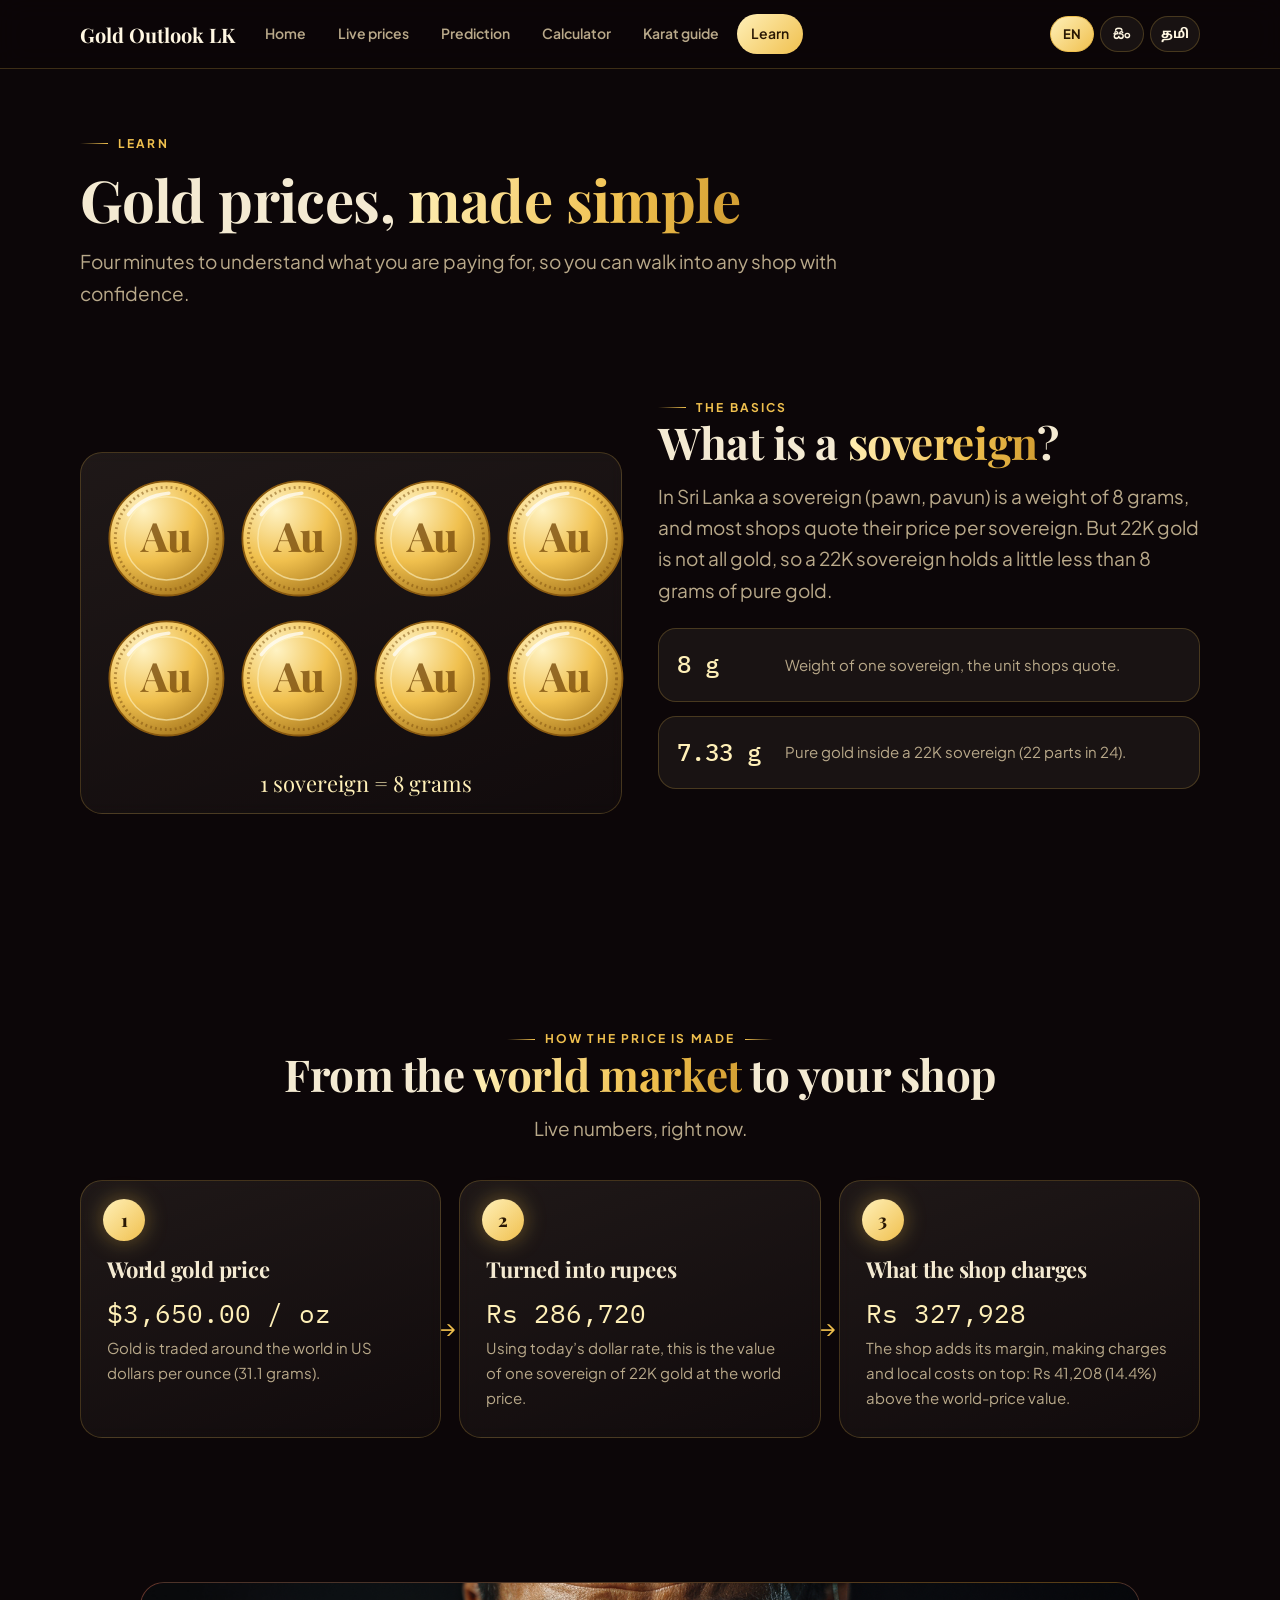
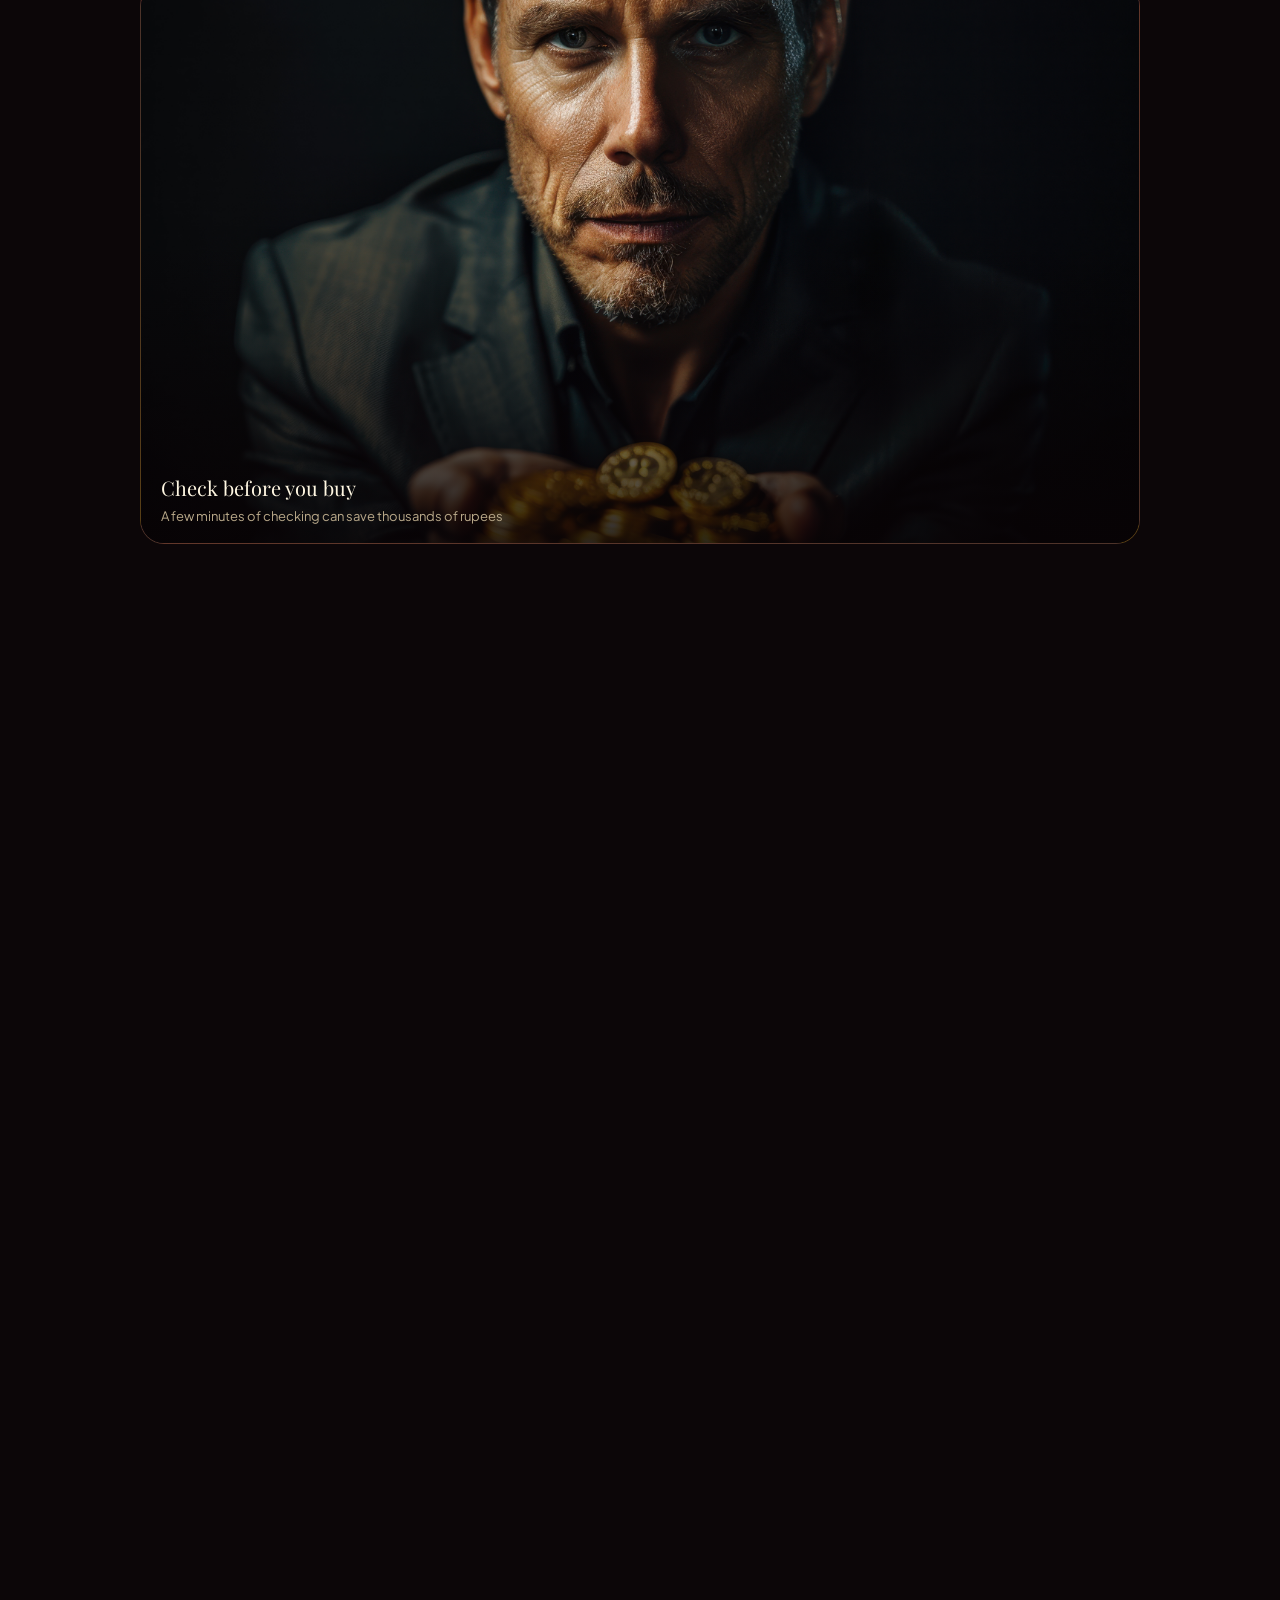
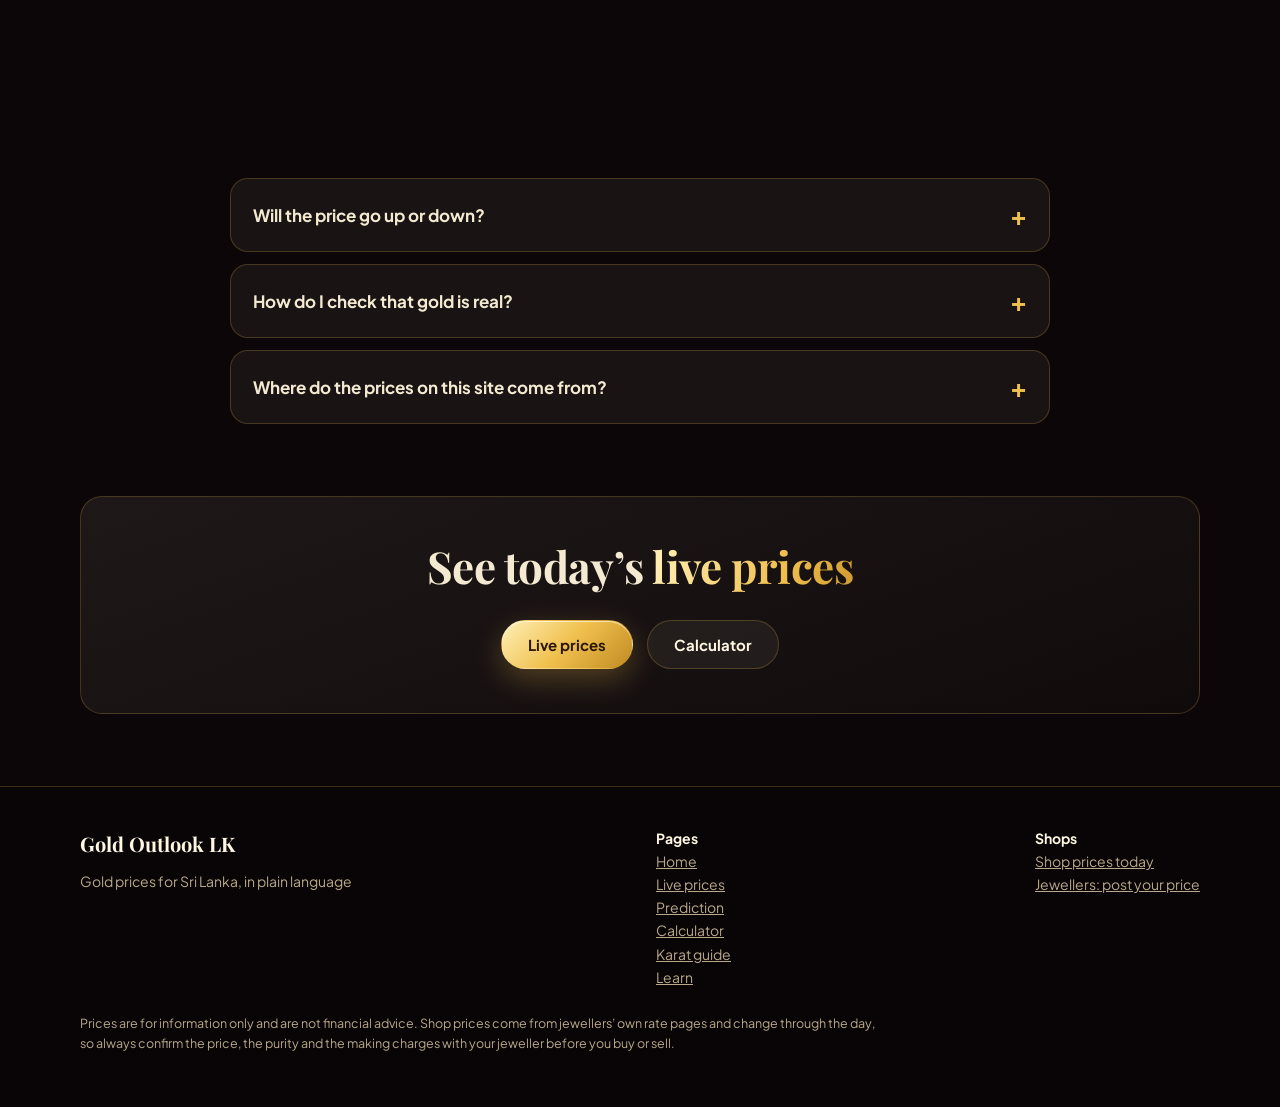
<file: learn.html>
<!doctype html>
<html lang="en">
<head>
<meta charset="utf-8">
<meta name="viewport" content="width=device-width, initial-scale=1, viewport-fit=cover">
<title>Learn about gold prices | Gold Outlook LK</title>
<meta name="description" content="What a sovereign is, how Sri Lankan shops set gold prices, a checklist before you buy, and answers to common questions.">
<meta name="theme-color" content="#0c0608">
<link rel="preconnect" href="https://fonts.googleapis.com"><link rel="preconnect" href="https://fonts.gstatic.com" crossorigin>
<link rel="stylesheet" href="https://fonts.googleapis.com/css2?family=IBM+Plex+Mono:wght@400;500&family=Playfair+Display:wght@600;700;800&family=Plus+Jakarta+Sans:wght@400;500;600;700&family=Noto+Sans+Sinhala:wght@400;600&family=Noto+Sans+Tamil:wght@400;600&display=swap">
<link rel="stylesheet" href="site.css">
<link rel="stylesheet" href="header.css">
<style>
.pagehead { padding-block: 56px 8px; position: relative; overflow: hidden; }
.pagehead h1 { font-size: clamp(34px, 5.4vw, 58px); margin-top: 14px; }
.sov { display: grid; grid-template-columns: minmax(0, 1fr) minmax(0, 1fr); gap: 36px; align-items: center; }
@media (max-width: 860px) { .sov { grid-template-columns: minmax(0, 1fr); } }
.coins { display: grid; grid-template-columns: repeat(4, 1fr); gap: 14px; padding: 26px; }
.coins .c { aspect-ratio: 1; opacity: 0; transform: translateY(20px) scale(.6) rotate(-30deg); transition: opacity .6s var(--ease), transform .8s var(--ease); transition-delay: calc(var(--i) * .1s); }
.in .coins .c, .coins.in .c { opacity: 1; transform: none; }
.coins .lab { grid-column: 1 / -1; text-align: center; font-family: var(--serif); font-size: 22px; color: var(--gold1); margin-top: 6px; }
.facts { display: grid; gap: 14px; margin-top: 22px; }
.fact { display: flex; gap: 16px; align-items: center; padding: 16px 18px; border: 1px solid var(--line); border-radius: 18px; background: var(--glass); }
.fact b { font-family: var(--num); font-size: 24px; color: var(--gold1); font-weight: 500; min-width: 92px; }
.fact span { color: var(--muted); font-size: 15px; }
.flow { display: grid; grid-template-columns: repeat(3, minmax(0, 1fr)); gap: 18px; counter-reset: s; }
@media (max-width: 860px) { .flow { grid-template-columns: minmax(0, 1fr); } }
.flow .card { counter-increment: s; padding-top: 76px; }
.flow .card::before { content: counter(s); position: absolute; top: 18px; left: 22px; width: 42px; height: 42px; border-radius: 50%; display: grid; place-items: center; font: 800 18px var(--serif); color: #2a1804; background: linear-gradient(135deg, var(--gold1), var(--gold2)); box-shadow: 0 0 22px rgba(240, 192, 78, .4); }
.flow .card::after { content: "\2192"; position: absolute; right: -16px; top: 50%; z-index: 2; font-size: 22px; color: var(--gold2); }
.flow .card:last-child::after { display: none; }
@media (max-width: 860px) { .flow .card::after { content: "\2193"; right: auto; left: 50%; top: auto; bottom: -22px; } }
.flow .big { font-family: var(--num); font-size: 26px; color: var(--gold1); margin: 10px 0 2px; }
.check { display: grid; grid-template-columns: repeat(2, minmax(0, 1fr)); gap: 16px; }
@media (max-width: 760px) { .check { grid-template-columns: minmax(0, 1fr); } }
.check .item { display: flex; gap: 16px; align-items: flex-start; padding: 20px; border: 1px solid var(--line); border-radius: 20px; background: var(--glass); transition: transform .3s var(--ease), border-color .3s; }
.check .item:hover { transform: translateY(-4px); border-color: rgba(240, 192, 78, .55); }
.tick { flex: none; width: 40px; height: 40px; }
.tick circle { fill: none; stroke: var(--gold2); stroke-width: 3; stroke-dasharray: 126; stroke-dashoffset: 126; }
.tick path { fill: none; stroke: var(--up); stroke-width: 4; stroke-linecap: round; stroke-linejoin: round; stroke-dasharray: 34; stroke-dashoffset: 34; }
.in .tick circle, .item.in .tick circle { animation: draw 1s var(--ease) forwards; } .in .tick path, .item.in .tick path { animation: draw .6s .7s var(--ease) forwards; }
.check h3 { font-size: 18px; font-family: var(--sans); font-weight: 700; margin-bottom: 4px; } .check p { margin: 0; color: var(--muted); font-size: 14.5px; }
.faqs { max-width: 820px; margin-inline: auto; }
.photo.wide { max-width: 1000px; margin-inline: auto; }
</style>
</head>
<body data-live>
<div id="site-header"></div>

<header class="pagehead">
  <div class="sparkles" data-n="14"></div>
  <div class="container">
    <span class="eyebrow reveal" data-i="l_e">Learn</span>
    <h1 class="reveal" style="--d:.06s" data-i="l_h1">Gold prices, <span class="gold-text">made simple</span></h1>
    <p class="lead reveal" style="--d:.12s" data-i="l_lead">Four minutes to understand what you are paying for, so you can walk into any shop with confidence.</p>
  </div>
</header>

<section>
  <div class="container sov">
    <div class="card coins reveal zoom" id="coins">
      <div class="c" style="--i:0" data-art="coin"></div><div class="c" style="--i:1" data-art="coin"></div><div class="c" style="--i:2" data-art="coin"></div><div class="c" style="--i:3" data-art="coin"></div>
      <div class="c" style="--i:4" data-art="coin"></div><div class="c" style="--i:5" data-art="coin"></div><div class="c" style="--i:6" data-art="coin"></div><div class="c" style="--i:7" data-art="coin"></div>
      <div class="lab" data-i="l_lab">1 sovereign = 8 grams</div>
    </div>
    <div>
      <span class="eyebrow reveal" data-i="l_e2">The basics</span>
      <h2 class="reveal" style="--d:.06s" data-i="l_h2">What is a <span class="gold-text">sovereign</span>?</h2>
      <p class="lead reveal" style="--d:.1s" data-i="l_l2">In Sri Lanka a sovereign (pawn, pavun) is a weight of 8 grams, and most shops quote their price per sovereign. But 22K gold is not all gold, so a 22K sovereign holds a little less than 8 grams of pure gold.</p>
      <div class="facts">
        <div class="fact reveal" style="--d:.15s"><b data-i="l_b1">8 g</b><span data-i="l_s1">Weight of one sovereign, the unit shops quote.</span></div>
        <div class="fact reveal" style="--d:.2s"><b data-i="l_b2">7.33 g</b><span data-i="l_s2">Pure gold inside a 22K sovereign (22 parts in 24).</span></div>
        <div class="fact reveal" style="--d:.25s"><b data-i="l_b3">6 g</b><span data-i="l_s3">Pure gold inside an 18K sovereign (18 parts in 24).</span></div>
      </div>
    </div>
  </div>
</section>

<section>
  <div class="container">
    <div class="sec-head center"><span class="eyebrow reveal" data-i="l_e3">How the price is made</span><h2 class="reveal" style="--d:.06s" data-i="l_h3">From the <span class="gold-text">world market</span> to your shop</h2><p class="lead reveal" style="--d:.12s" data-i="l_l3">Live numbers, right now.</p></div>
    <div class="flow">
      <div class="card hover reveal" style="--d:0s"><h3 data-i="l_f1h">World gold price</h3><div class="big" id="f1">-</div><p data-i="l_f1p">Gold is traded around the world in US dollars per ounce (31.1 grams).</p></div>
      <div class="card hover reveal" style="--d:.1s"><h3 data-i="l_f2h">Turned into rupees</h3><div class="big" id="f2">-</div><p data-i="l_f2p">Using today’s dollar rate, this is the value of one sovereign of 22K gold at the world price.</p></div>
      <div class="card hover reveal" style="--d:.2s"><h3 data-i="l_f3h">What the shop charges</h3><div class="big" id="f3">-</div><p id="f3t" data-i="l_f3p">The shop adds its margin, making charges and local costs on top.</p></div>
    </div>
  </div>
</section>

<section>
  <div class="container">
    <figure class="photo wide reveal zoom"><div class="art" data-art="necklace" style="padding:6% 30%"></div><img data-src="images/learn.jpg" alt=""><figcaption data-i="l_fig">Check before you buy<small>A few minutes of checking can save thousands of rupees</small></figcaption></figure>
  </div>
</section>

<section>
  <div class="container">
    <div class="sec-head"><span class="eyebrow reveal" data-i="l_e4">Before you buy</span><h2 class="reveal" style="--d:.06s" data-i="l_h4">Your <span class="gold-text">six-point</span> checklist</h2></div>
    <div class="check" id="check"></div>
  </div>
</section>

<section>
  <div class="container faqs">
    <div class="sec-head center"><span class="eyebrow reveal" data-i="l_e5">Questions</span><h2 class="reveal" style="--d:.06s" data-i="l_h5">Common <span class="gold-text">questions</span></h2></div>
    <div class="stack" id="faq"></div>
  </div>
</section>

<section style="padding-top:0">
  <div class="container">
    <div class="card reveal zoom center" style="padding:44px 24px">
      <h2 data-i="l_cta">See today’s <span class="gold-text">live prices</span></h2>
      <div class="btns" style="justify-content:center"><a class="btn gold" href="prices.html" data-i="l_cb1">Live prices</a><a class="btn ghost" href="calculator.html" data-i="l_cb2">Calculator</a></div>
    </div>
  </div>
</section>

<div id="site-footer"></div>
<script src="config.js"></script>
<script src="site.js"></script>
<script>
(function () {
  var G = window.GoldData, $ = function (i) { return document.getElementById(i); }, rs = G.rs, nf = G.nf;
  G.add({ en: {
 "ch0t": "Check today’s price first",
 "ch0p": "Look at the rate for your karat on this site. Then you know if the quote is fair before you start talking.",
 "ch1t": "Ask about the making charge",
 "ch1p": "Some shops include it in the rate and some add a percentage on top. Always ask, and get it on the bill.",
 "ch2t": "Look for the hallmark",
 "ch2p": "Real gold is stamped with its purity: 916 for 22K, 875 for 21K, 750 for 18K. Ask the jeweller to show you.",
 "ch3t": "Weigh it in front of you",
 "ch3p": "Ask to see the weight on the scale, in grams, and check that it matches the bill.",
 "ch4t": "Compare two or three shops",
 "ch4p": "Prices and making charges differ from shop to shop. A short walk can be worth a lot.",
 "ch5t": "Keep the bill",
 "ch5p": "It should show karat, weight, rate and making charge. You will need it if you sell or exchange later.",
 "fq0q": "What do 24K and 22K mean?",
 "fq0a": "Karat shows how much of the metal is pure gold. 24K is pure gold, about 99.9%. 22K has 22 parts gold in 24, about 91.6%, mixed with other metals so jewellery stays strong. 18K has 18 parts in 24, which is 75%.",
 "fq1q": "Why is the shop price higher than the world price?",
 "fq1a": "The world price is for raw gold. A shop has costs and needs to earn a living: the dealer’s margin, the making charge for turning gold into jewellery, and local costs. That is why the price you pay is above the value of the gold itself.",
 "fq2q": "Why does the shop pay me less than it charges?",
 "fq2a": "There is always a gap between the price a shop sells at and the price it buys back at. It covers the shop’s costs and the risk of holding gold. The gap is different at different shops, so compare before you sell.",
 "fq3q": "Why do prices differ from shop to shop?",
 "fq3a": "Each jeweller sets its own margin and making charge. Some rates also include the making charge and some do not. Two shops with the same gold price can still give you different totals.",
 "fq4q": "Will the price go up or down?",
 "fq4a": "Nobody can say. Prices move with the world gold price and the dollar rate. The price outlook on the live prices page shows a likely range, not a promise. Spreading purchases over months and setting a price alert helps more than trying to pick the perfect day.",
 "fq5q": "How do I check that gold is real?",
 "fq5a": "Look for the hallmark and ask for a bill that states the karat. For a large purchase, buy from an established jeweller and ask whether they will test the piece in front of you.",
 "fq6q": "Where do the prices on this site come from?",
 "fq6a": "The world price and dollar rate come from free market data feeds. Shop rates are read from jewellers’ own rate pages, so the site shows what shops are actually quoting, with how long ago each rate changed.",
 "oz": " / oz",
 "f3t": "The shop adds its margin, making charges and local costs on top: {d} ({p}%) {dir} the world-price value.",
 "more": "Shops charge more",
 "above": "above",
 "below": "below"
}, si: {
 "l_e": "දැනගන්න",
 "l_h1": "රන් මිල, <span class=\"gold-text\">සරලවම</span>",
 "l_lead": "ඔබ ගෙවන්නේ කුමකටදැයි තේරුම් ගැනීමට මිනිත්තු හතරක්, ඕනෑම කඩයකට විශ්වාසයෙන් යාමට.",
 "l_lab": "පවුම 1 = ග්‍රෑම් 8",
 "l_e2": "මූලික කරුණු",
 "l_h2": "<span class=\"gold-text\">පවුම</span> යනු කුමක්ද?",
 "l_l2": "ශ්‍රී ලංකාවේ පවුමක් (පවුන්) යනු ග්‍රෑම් 8ක බරකි, බොහෝ වෙළඳසැල් මිල කියන්නේ පවුමකටය. නමුත් 22K රන් සියල්ලම රන් නොවන බැවින් 22K පවුමක පිරිසිදු රන් ග්‍රෑම් 8ට වඩා ටිකක් අඩුය.",
 "l_b1": "ග්‍රෑ. 8",
 "l_b2": "ග්‍රෑ. 7.33",
 "l_b3": "ග්‍රෑ. 6",
 "l_s1": "එක් පවුමක බර, වෙළඳසැල් මිල කියන ඒකකය.",
 "l_s2": "22K පවුමක ඇති පිරිසිදු රන් (24න් 22ක්).",
 "l_s3": "18K පවුමක ඇති පිරිසිදු රන් (24න් 18ක්).",
 "l_e3": "මිල සෑදෙන ආකාරය",
 "l_h3": "<span class=\"gold-text\">ලෝක වෙළඳපොළ</span> සිට ඔබේ කඩය දක්වා",
 "l_l3": "සජීවී අගයන්, දැන්ම.",
 "l_f1h": "ලෝක රන් මිල",
 "l_f2h": "රුපියල් බවට හැරවූ විට",
 "l_f3h": "වෙළඳසැල අය කරන මිල",
 "l_f1p": "රන් ලොව පුරා වෙළඳාම් කරන්නේ අවුන්සයකට (ග්‍රෑම් 31.1) ඇමරිකානු ඩොලර්වලිනි.",
 "l_f2p": "අද ඩොලර් අනුපාතය අනුව, ලෝක මිලට 22K රන් පවුමක වටිනාකම මෙයයි.",
 "l_f3p": "වෙළඳසැල තමන්ගේ ලාභය, වැඩ කුලිය සහ දේශීය වියදම් ඉහළින් එකතු කරයි.",
 "l_fig": "මිලදී ගැනීමට පෙර පරීක්ෂා කරන්න<small>මිනිත්තු කිහිපයක පරීක්ෂාවෙන් රුපියල් දහස් ගණනක් ඉතිරි කළ හැක</small>",
 "l_e4": "මිලදී ගැනීමට පෙර",
 "l_h4": "ඔබේ <span class=\"gold-text\">කරුණු හයක</span> පරීක්ෂා ලැයිස්තුව",
 "l_e5": "ප්‍රශ්න",
 "l_h5": "සාමාන්‍ය <span class=\"gold-text\">ප්‍රශ්න</span>",
 "l_cta": "අද <span class=\"gold-text\">සජීවී මිල</span> බලන්න",
 "l_cb1": "සජීවී මිල",
 "l_cb2": "ගණකය",
 "ch0t": "මුලින්ම අද මිල බලන්න",
 "ch0p": "ඔබේ කැරට් එකේ මිල මෙම වෙබ් අඩවියෙන් බලන්න. එවිට කතා කිරීම පටන් ගැනීමට පෙර කියන මිල සාධාරණදැයි ඔබට දැනගත හැක.",
 "ch1t": "වැඩ කුලිය ගැන අසන්න",
 "ch1p": "සමහර වෙළඳසැල් එය මිලට ඇතුළත් කරයි, සමහරු ප්‍රතිශතයක් අමතරව එකතු කරයි. සැමවිටම අසා බිල්පතේ සඳහන් කරවා ගන්න.",
 "ch2t": "හෝල්මාර්ක් බලන්න",
 "ch2p": "සැබෑ රන් මත එහි පිරිසිදුකම මුද්‍රා කර ඇත: 22K සඳහා 916, 21K සඳහා 875, 18K සඳහා 750. ජුවලර්ගෙන් පෙන්වන ලෙස ඉල්ලන්න.",
 "ch3t": "ඔබ ඉදිරිපිටම කිරන්න",
 "ch3p": "තරාදියේ බර ග්‍රෑම්වලින් පෙන්වන ලෙස ඉල්ලා එය බිල්පතට ගැළපෙනවාදැයි පරීක්ෂා කරන්න.",
 "ch4t": "වෙළඳසැල් දෙක තුනක් සසඳන්න",
 "ch4p": "මිල සහ වැඩ කුලිය වෙළඳසැලෙන් වෙළඳසැලට වෙනස් වේ. කෙටි ඇවිදීමක් බොහෝ වටිනවා විය හැක.",
 "ch5t": "බිල්පත තබා ගන්න",
 "ch5p": "එහි කැරට්, බර, මිල සහ වැඩ කුලිය සඳහන් විය යුතුය. පසුව විකුණන විට හෝ මාරු කරන විට එය ඔබට අවශ්‍ය වේ.",
 "fq0q": "24K සහ 22K යනු කුමක්ද?",
 "fq0a": "කැරට් මගින් ලෝහයේ පිරිසිදු රන් ප්‍රමාණය පෙන්වයි. 24K යනු පිරිසිදු රන්, ආසන්න වශයෙන් 99.9%. 22K හි කොටස් 24න් 22ක් රන්, ආසන්න වශයෙන් 91.6%, ආභරණ ශක්තිමත්ව තබා ගැනීමට වෙනත් ලෝහ මිශ්‍ර කර ඇත. 18K හි 24න් 18ක්, එනම් 75%.",
 "fq1q": "වෙළඳසැල් මිල ලෝක මිලට වඩා වැඩි ඇයි?",
 "fq1a": "ලෝක මිල අමු රන් සඳහාය. වෙළඳසැලකට වියදම් ඇති අතර ජීවත් වීමටද උපයා ගත යුතුය: වෙළෙන්දාගේ ලාභය, රන් ආභරණ බවට පත් කිරීමේ වැඩ කුලිය සහ දේශීය වියදම්. ඔබ ගෙවන මිල රන්වල වටිනාකමට වඩා වැඩි වන්නේ එබැවිනි.",
 "fq2q": "වෙළඳසැල අය කරනවාට වඩා මට අඩුවෙන් ගෙවන්නේ ඇයි?",
 "fq2a": "වෙළඳසැලක් විකුණන මිලත් නැවත මිලදී ගන්නා මිලත් අතර සැමවිටම පරතරයක් ඇත. එය වෙළඳසැලේ වියදම් සහ රන් තබා ගැනීමේ අවදානම ආවරණය කරයි. පරතරය වෙළඳසැලෙන් වෙළඳසැලට වෙනස් බැවින් විකුණන්න පෙර සසඳන්න.",
 "fq3q": "වෙළඳසැලෙන් වෙළඳසැලට මිල වෙනස් වන්නේ ඇයි?",
 "fq3a": "සෑම ජුවලර්වරයෙක්ම තමන්ගේම ලාභය සහ වැඩ කුලිය නියම කරයි. සමහර මිල ගණන්වලට වැඩ කුලියද ඇතුළත් වන අතර සමහරවාට නොවේ. රන් මිල එකම වුවද වෙළඳසැල් දෙකක මුළු මුදල් වෙනස් විය හැක.",
 "fq4q": "මිල ඉහළ යයිද පහළ යයිද?",
 "fq4a": "කිසිවෙකුට කිව නොහැක. මිල ලෝක රන් මිල සහ ඩොලර් අනුපාතය සමඟ චලනය වේ. සජීවී මිල පිටුවේ මිල අනාවැකිය පෙන්වන්නේ පොරොන්දුවක් නොව සිදුවිය හැකි පරාසයකි. පරිපූර්ණ දවස තෝරා ගැනීමට වඩා මාස ගණනක් තුළ මිලදී ගැනීම බෙදා ගැනීම සහ මිල ඇඟවීමක් සැකසීම වැඩි උපකාරයකි.",
 "fq5q": "රන් සැබෑදැයි පරීක්ෂා කරන්නේ කෙසේද?",
 "fq5a": "හෝල්මාර්ක් එක බලා කැරට් සඳහන් බිල්පතක් ඉල්ලන්න. විශාල මිලදී ගැනීමකදී ස්ථාපිත ජුවලර්වරයෙකුගෙන් ගෙන, ඔබ ඉදිරිපිටම භාණ්ඩය පරීක්ෂා කරනවාදැයි අසන්න.",
 "fq6q": "මෙම අඩවියේ මිල ගණන් ලැබෙන්නේ කොහෙන්ද?",
 "fq6a": "ලෝක මිල සහ ඩොලර් අනුපාතය නොමිලේ වෙළඳපොළ දත්ත මූලාශ්‍රවලින් ලැබේ. වෙළඳසැල් මිල කියවන්නේ ජුවලර්වරුන්ගේම මිල පිටුවලිනි, එබැවින් වෙළඳසැල් සැබැවින්ම කියන මිල සහ එක් එක් මිල වෙනස් වී කොපමණ කාලයක් ගතවී ඇත්දැයි අඩවිය පෙන්වයි.",
 "oz": " / අවු.",
 "f3t": "වෙළඳසැල තමන්ගේ ලාභය, වැඩ කුලිය සහ දේශීය වියදම් ඉහළින් එකතු කරයි: ලෝක මිල අගයට වඩා {d} ({p}%)ක් {dir}.",
 "more": "වෙළඳසැල් වැඩියෙන් අය කරයි",
 "above": "වැඩියි",
 "below": "අඩුයි"
}, ta: {
 "l_e": "அறிய",
 "l_h1": "தங்க விலை, <span class=\"gold-text\">எளிமையாக</span>",
 "l_lead": "நீங்கள் எதற்காகப் பணம் செலுத்துகிறீர்கள் என்பதைப் புரிந்துகொள்ள நான்கு நிமிடங்கள், எந்தக் கடைக்கும் நம்பிக்கையுடன் செல்லலாம்.",
 "l_lab": "1 பவுன் = 8 கிராம்",
 "l_e2": "அடிப்படைகள்",
 "l_h2": "<span class=\"gold-text\">பவுன்</span> என்றால் என்ன?",
 "l_l2": "இலங்கையில் பவுன் என்பது 8 கிராம் எடை, பெரும்பாலான கடைகள் ஒரு பவுனுக்கே விலை சொல்கின்றன. ஆனால் 22K தங்கம் முழுவதும் தங்கம் அல்ல, எனவே 22K பவுனில் 8 கிராமுக்குச் சற்றுக் குறைவான தூய தங்கமே உள்ளது.",
 "l_b1": "8 கி",
 "l_b2": "7.33 கி",
 "l_b3": "6 கி",
 "l_s1": "ஒரு பவுனின் எடை, கடைகள் விலை சொல்லும் அலகு.",
 "l_s2": "22K பவுனில் உள்ள தூய தங்கம் (24-இல் 22 பங்கு).",
 "l_s3": "18K பவுனில் உள்ள தூய தங்கம் (24-இல் 18 பங்கு).",
 "l_e3": "விலை உருவாகும் விதம்",
 "l_h3": "<span class=\"gold-text\">உலகச் சந்தையிலிருந்து</span> உங்கள் கடை வரை",
 "l_l3": "நேரடி எண்கள், இப்போதே.",
 "l_f1h": "உலக தங்க விலை",
 "l_f2h": "ரூபாயாக மாற்றினால்",
 "l_f3h": "கடை வசூலிப்பது",
 "l_f1p": "தங்கம் உலகெங்கும் ஒரு அவுன்சுக்கு (31.1 கிராம்) அமெரிக்க டாலரில் வர்த்தகம் செய்யப்படுகிறது.",
 "l_f2p": "இன்றைய டாலர் விகிதத்தில், உலக விலையில் ஒரு 22K தங்கப் பவுனின் மதிப்பு இதுவே.",
 "l_f3p": "கடை தனது லாபம், செய்கூலி, உள்ளூர் செலவுகளைச் சேர்க்கிறது.",
 "l_fig": "வாங்கும் முன் சரிபாருங்கள்<small>சில நிமிடச் சரிபார்ப்பு ஆயிரக்கணக்கான ரூபாயை மிச்சப்படுத்தும்</small>",
 "l_e4": "வாங்கும் முன்",
 "l_h4": "உங்கள் <span class=\"gold-text\">ஆறு-அம்சச்</span> சரிபார்ப்புப் பட்டியல்",
 "l_e5": "கேள்விகள்",
 "l_h5": "பொதுவான <span class=\"gold-text\">கேள்விகள்</span>",
 "l_cta": "இன்றைய <span class=\"gold-text\">நேரடி விலைகளைப்</span> பாருங்கள்",
 "l_cb1": "நேரடி விலைகள்",
 "l_cb2": "கணிப்பான்",
 "ch0t": "முதலில் இன்றைய விலையைப் பாருங்கள்",
 "ch0p": "உங்கள் காரட்டுக்கான விலையை இந்தத் தளத்தில் பாருங்கள். பேசத் தொடங்கும் முன் சொல்லப்படும் விலை நியாயமானதா என்பது தெரியும்.",
 "ch1t": "செய்கூலி பற்றிக் கேளுங்கள்",
 "ch1p": "சில கடைகள் விலையிலேயே சேர்த்திருக்கும், சில கடைகள் கூடுதலாக ஒரு சதவீதம் சேர்க்கும். எப்போதும் கேளுங்கள், பில்லில் குறிப்பிடச் செய்யுங்கள்.",
 "ch2t": "ஹால்மார்க்கைப் பாருங்கள்",
 "ch2p": "உண்மையான தங்கத்தில் தூய்மை முத்திரையிடப்பட்டிருக்கும்: 22K-க்கு 916, 21K-க்கு 875, 18K-க்கு 750. நகைக்கடைக்காரரிடம் காட்டச் சொல்லுங்கள்.",
 "ch3t": "உங்கள் முன்னிலையில் எடை போடச் சொல்லுங்கள்",
 "ch3p": "தராசில் எடையை கிராமில் காட்டச் சொல்லி, அது பில்லுடன் பொருந்துகிறதா எனச் சரிபாருங்கள்.",
 "ch4t": "இரண்டு மூன்று கடைகளை ஒப்பிடுங்கள்",
 "ch4p": "விலையும் செய்கூலியும் கடைக்குக் கடை மாறும். சிறிது நடந்து பார்ப்பது பெரிய மதிப்புள்ளதாக இருக்கும்.",
 "ch5t": "பில்லை வைத்திருங்கள்",
 "ch5p": "அதில் காரட், எடை, விலை, செய்கூலி இருக்க வேண்டும். பின்னர் விற்கும்போது அல்லது மாற்றும்போது இது தேவைப்படும்.",
 "fq0q": "24K, 22K என்றால் என்ன?",
 "fq0a": "காரட் என்பது உலோகத்தில் எவ்வளவு தூய தங்கம் என்பதைக் காட்டுகிறது. 24K என்பது தூய தங்கம், சுமார் 99.9%. 22K-இல் 24-இல் 22 பங்கு தங்கம், சுமார் 91.6%, நகைகள் உறுதியாக இருக்க பிற உலோகங்கள் கலக்கப்படுகின்றன. 18K-இல் 24-இல் 18 பங்கு, அதாவது 75%.",
 "fq1q": "கடை விலை உலக விலையை விட ஏன் அதிகம்?",
 "fq1a": "உலக விலை மூலத் தங்கத்திற்கானது. கடைக்குச் செலவுகள் உண்டு, வருமானமும் ஈட்ட வேண்டும்: வியாபாரியின் லாபம், தங்கத்தை நகையாக்கும் செய்கூலி, உள்ளூர் செலவுகள். அதனால்தான் நீங்கள் செலுத்தும் விலை தங்கத்தின் மதிப்பை விட அதிகமாக உள்ளது.",
 "fq2q": "கடை வசூலிப்பதை விட எனக்கு ஏன் குறைவாகத் தருகிறது?",
 "fq2a": "கடை விற்கும் விலைக்கும் திரும்ப வாங்கும் விலைக்கும் எப்போதும் இடைவெளி இருக்கும். இது கடையின் செலவுகளையும் தங்கத்தை வைத்திருக்கும் அபாயத்தையும் ஈடுசெய்கிறது. இடைவெளி கடைக்குக் கடை மாறும், எனவே விற்கும் முன் ஒப்பிடுங்கள்.",
 "fq3q": "கடைக்குக் கடை விலை ஏன் மாறுகிறது?",
 "fq3a": "ஒவ்வொரு நகைக்கடைக்காரரும் தங்கள் சொந்த லாபத்தையும் செய்கூலியையும் நிர்ணயிக்கிறார்கள். சில விலைகளில் செய்கூலியும் அடங்கும், சிலவற்றில் அடங்காது. தங்க விலை ஒன்றாக இருந்தாலும் இரு கடைகளின் மொத்தத் தொகை வேறுபடலாம்.",
 "fq4q": "விலை உயருமா குறையுமா?",
 "fq4a": "யாராலும் சொல்ல முடியாது. விலை உலக தங்க விலை மற்றும் டாலர் விகிதத்துடன் மாறுகிறது. நேரடி விலைகள் பக்கத்தில் உள்ள விலைக் கணிப்பு சாத்தியமான வரம்பைக் காட்டுகிறது, உறுதிமொழியை அல்ல. சரியான நாளைத் தேர்ந்தெடுக்க முயல்வதை விட பல மாதங்களில் வாங்குவதைப் பிரித்து, விலை எச்சரிக்கையை அமைப்பது அதிகம் உதவும்.",
 "fq5q": "தங்கம் உண்மையானதா என்று எப்படிச் சரிபார்ப்பது?",
 "fq5a": "ஹால்மார்க்கைப் பாருங்கள், காரட் குறிப்பிடப்பட்ட பில்லைக் கேளுங்கள். பெரிய கொள்முதலுக்கு நிலைபெற்ற நகைக்கடையில் வாங்கி, உங்கள் முன் பொருளைச் சோதிப்பார்களா எனக் கேளுங்கள்.",
 "fq6q": "இந்தத் தளத்தின் விலைகள் எங்கிருந்து வருகின்றன?",
 "fq6a": "உலக விலையும் டாலர் விகிதமும் இலவச சந்தைத் தரவு ஊட்டங்களிலிருந்து வருகின்றன. கடை விலைகள் நகைக்கடைகளின் சொந்த விலைப் பக்கங்களிலிருந்து படிக்கப்படுகின்றன, எனவே கடைகள் உண்மையில் சொல்லும் விலையையும் ஒவ்வொரு விலையும் எவ்வளவு நேரத்திற்கு முன் மாறியது என்பதையும் தளம் காட்டுகிறது.",
 "oz": " / அவுன்ஸ்",
 "f3t": "கடை தனது லாபம், செய்கூலி, உள்ளூர் செலவுகளைச் சேர்க்கிறது: உலக விலை மதிப்பை விட {d} ({p}%) {dir}.",
 "more": "கடைகள் அதிகம் வசூலிக்கின்றன",
 "above": "அதிகம்",
 "below": "குறைவு"
} });
  var t = G.t;
  var tick = '<svg class="tick" viewBox="0 0 44 44" aria-hidden="true"><circle cx="22" cy="22" r="20"/><path d="M13 23 L19.5 29.5 L31 15"/></svg>';
  function lists() {
    $('check').innerHTML = [0, 1, 2, 3, 4, 5].map(function (i) { return '<div class="item reveal" style="--d:' + (i % 2) * .08 + 's">' + tick + '<div><h3>' + t('ch' + i + 't') + '</h3><p>' + t('ch' + i + 'p') + '</p></div></div>'; }).join('');
  $('faq').innerHTML = [0, 1, 2, 3, 4, 5, 6].map(function (i) { return '<details class="faq reveal" style="--d:' + i * .04 + 's"><summary>' + t('fq' + i + 'q') + '</summary><p>' + t('fq' + i + 'a') + '</p></details>'; }).join('');
    G.enhance(document.body);
  }
  lists();
  function paint(d) {
    var w = d.worldSov(22);
    $('f1').textContent = '$' + nf(d.spot, 2) + t('oz'); $('f2').textContent = rs(w);
    if (d.hasRetail) { var diff = d.sells[22] - w; G.setNum($('f3'), d.sells[22], rs); $('f3t').textContent = t('f3t', { d: rs(Math.abs(diff)), p: nf(Math.abs(diff / w * 100), 1), dir: t(diff >= 0 ? 'above' : 'below') }); }
    else { $('f3').textContent = t('more'); $('f3t').textContent = t('l_f3p'); }
  }
  G.on(paint);
  window.addEventListener('gollk-lang', function () { lists(); if (G.d) paint(G.d); });
})();
</script>
</body>
</html>
</file>
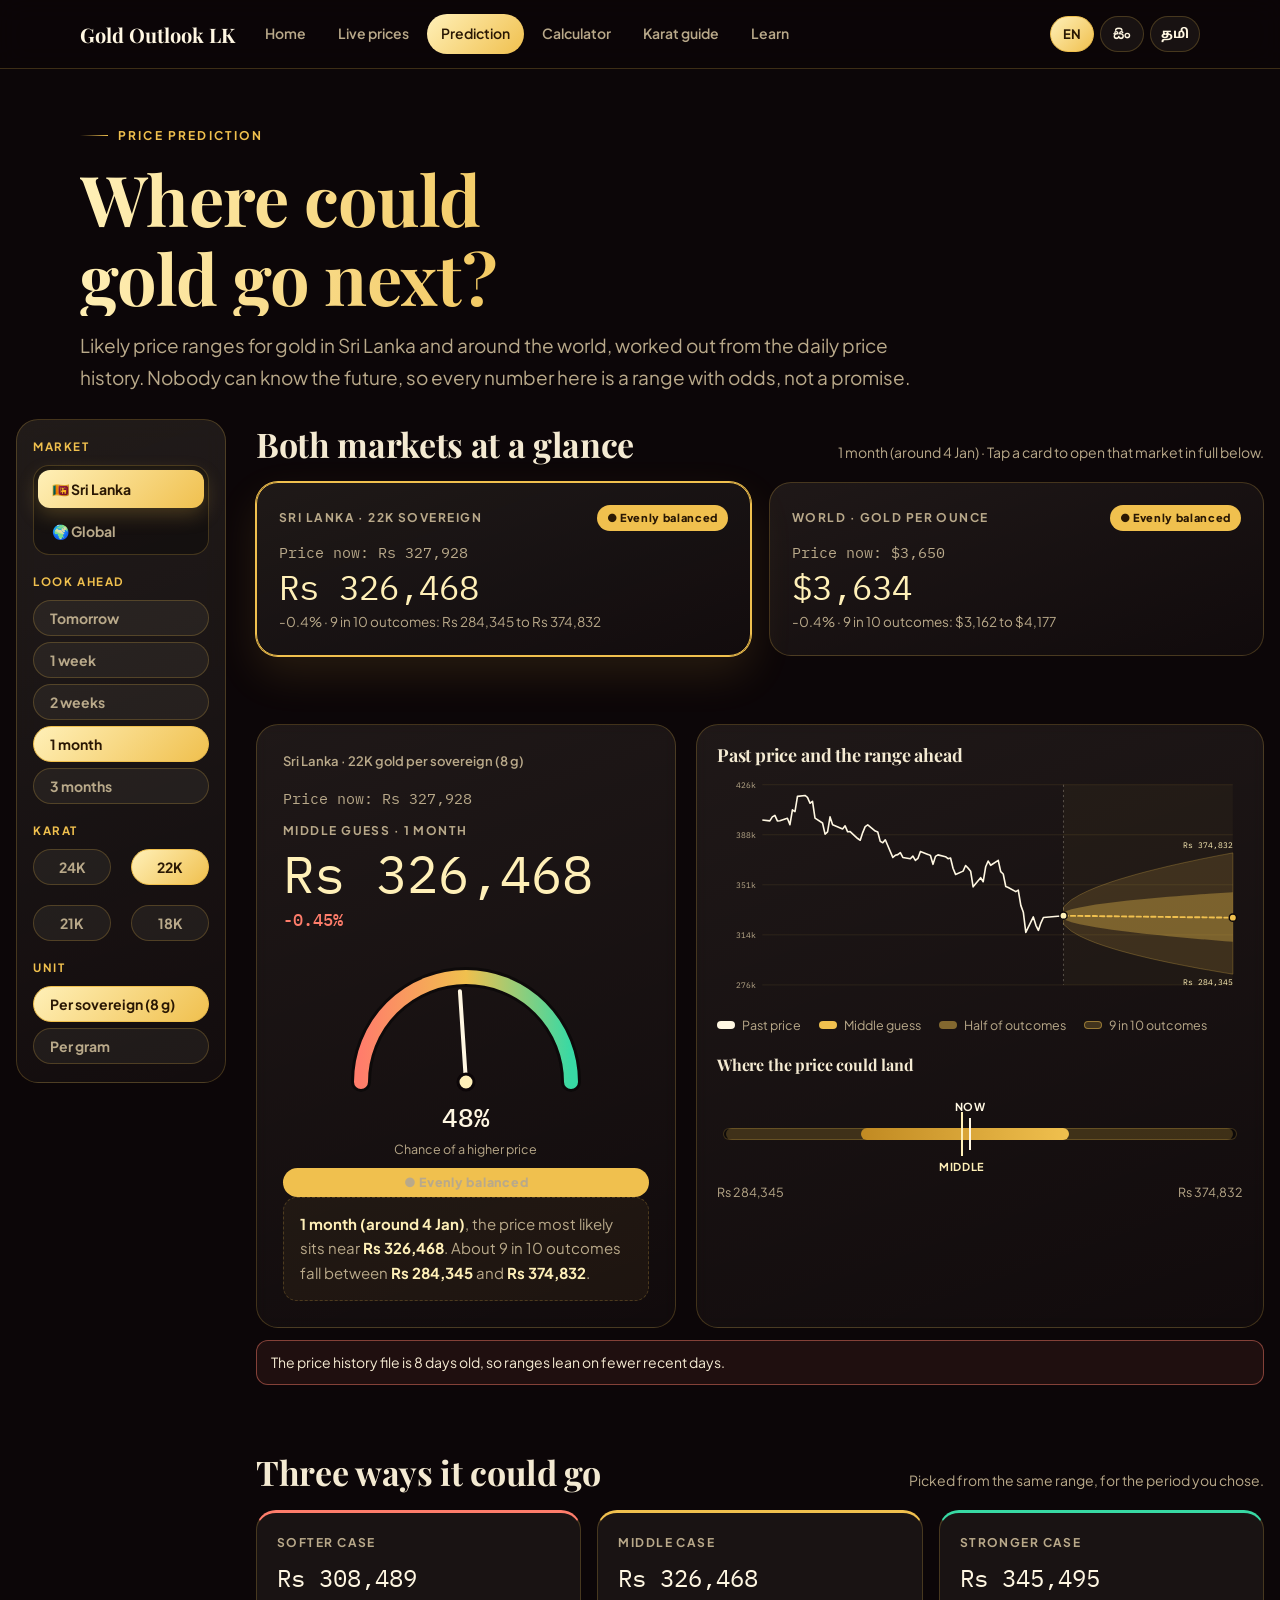
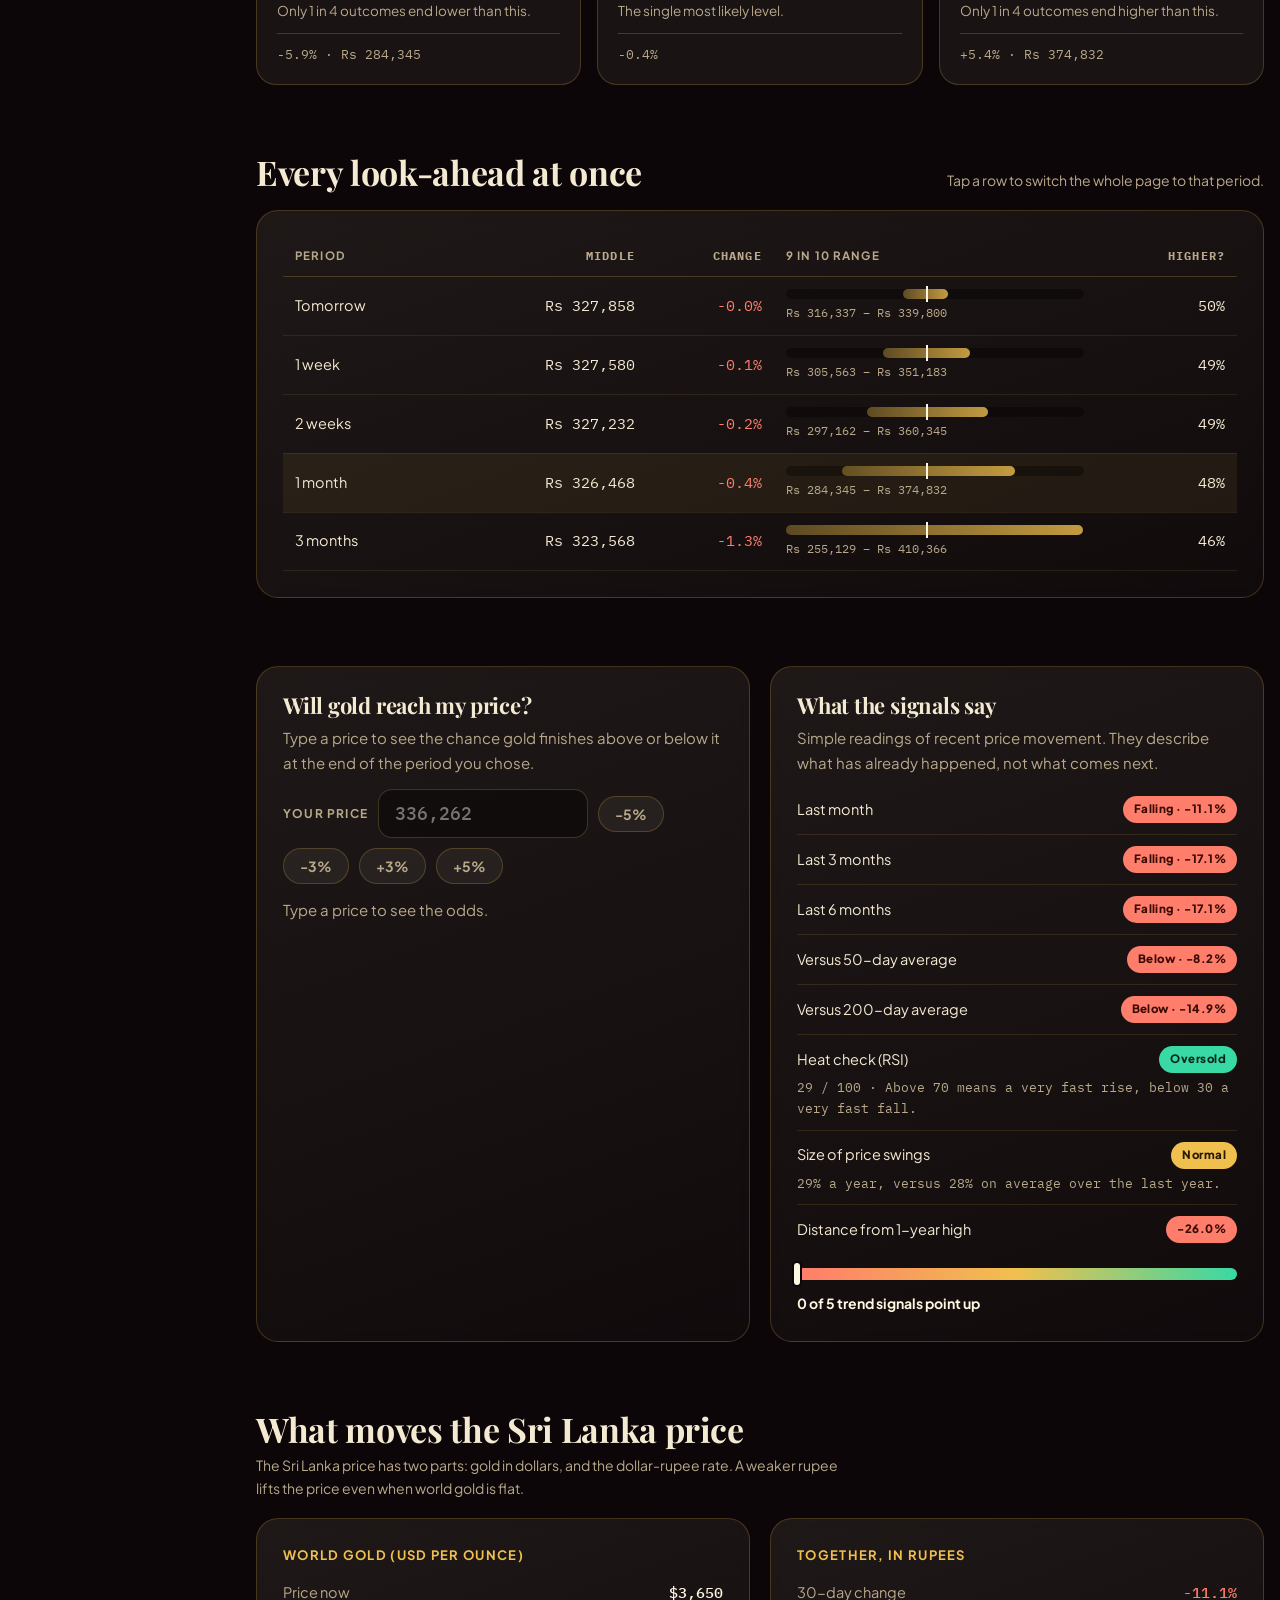
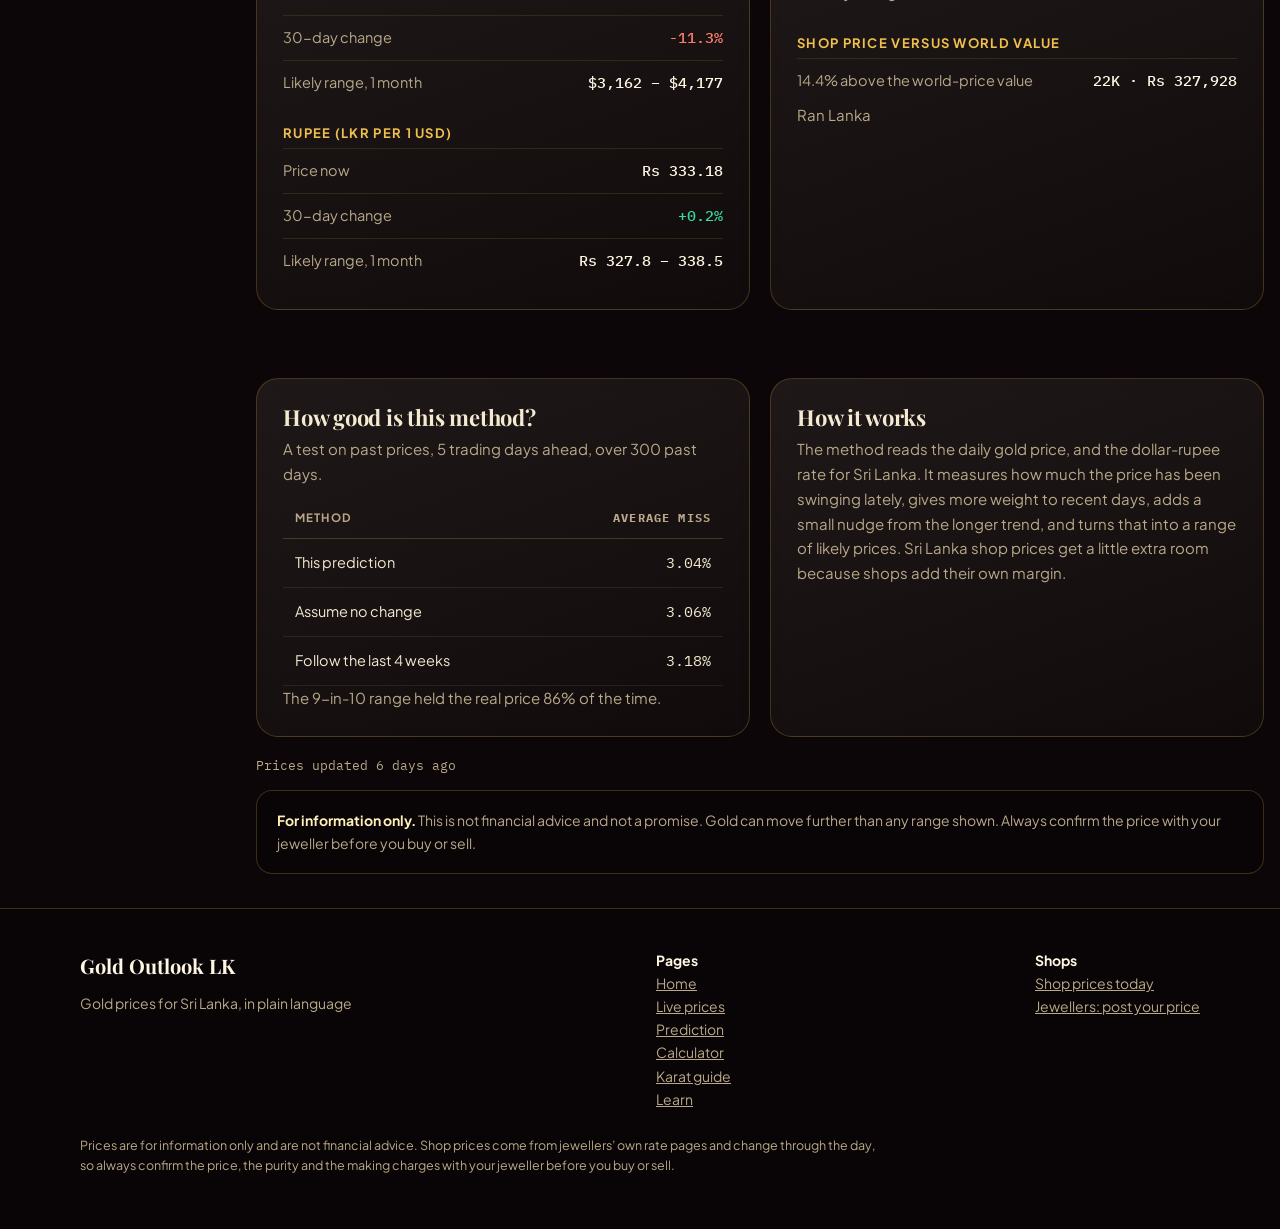
<file: predict.html>
<!doctype html>
<html lang="en">
<head>
<meta charset="utf-8">
<meta name="viewport" content="width=device-width, initial-scale=1, viewport-fit=cover">
<title>Gold price prediction for Sri Lanka and the world | Gold Outlook LK</title>
<meta name="description" content="Gold price prediction for Sri Lanka (22K, 24K, 21K, 18K per sovereign) and the world price in dollars. Likely price ranges, odds, scenarios and trend signals for tomorrow, next week, next month and 3 months.">
<meta name="theme-color" content="#0c0608">
<link rel="preconnect" href="https://fonts.googleapis.com"><link rel="preconnect" href="https://fonts.gstatic.com" crossorigin>
<link rel="stylesheet" href="https://fonts.googleapis.com/css2?family=IBM+Plex+Mono:wght@400;500&family=Playfair+Display:wght@600;700;800&family=Plus+Jakarta+Sans:wght@400;500;600;700&family=Noto+Sans+Sinhala:wght@400;600;700&family=Noto+Sans+Tamil:wght@400;600;700&family=Noto+Serif+Sinhala:wght@600;700&display=swap">
<link rel="stylesheet" href="site.css">
<link rel="stylesheet" href="header.css">
<style>
.phero { padding-block: 48px 8px; }
.phero h1 { margin: 14px 0 0; max-width: 18ch; }
.crow { display: flex; flex-wrap: wrap; align-items: center; gap: 8px 10px; }
.crow .cl { font-size: 12px; font-weight: 700; letter-spacing: .12em; text-transform: uppercase; color: var(--muted); min-width: 92px; }
.seg { display: inline-flex; padding: 4px; gap: 4px; border-radius: 999px; border: 1px solid var(--line); background: rgba(0, 0, 0, .3); }
.seg button, .pill { white-space: nowrap; font: 700 14px var(--sans); color: var(--muted); background: transparent; border: 0; border-radius: 999px; padding: 10px 20px; cursor: pointer; transition: color .2s, background .2s; }
.seg button:hover, .pill:hover { color: var(--cream); }
.seg button[aria-pressed="true"] { color: #2a1804; background: linear-gradient(135deg, var(--gold1), var(--gold2)); box-shadow: 0 6px 20px rgba(240, 192, 78, .25); }
.pill { border: 1px solid var(--line); background: var(--glass); padding: 8px 16px; }
.pill[aria-pressed="true"] { color: #2a1804; border-color: var(--gold2); background: linear-gradient(135deg, var(--gold1), var(--gold2)); }
section.ps { padding-block: 34px; }
.shell { width: min(1280px, 100% - 32px); display: grid; grid-template-columns: 210px minmax(0, 1fr); gap: 30px; align-items: start; margin-top: 18px; }
.shell .container { width: 100%; margin: 0; }
.shell section.ps:first-child { padding-top: 6px; }
.ctl { position: sticky; top: 86px; z-index: 30; border: 1px solid var(--line); border-radius: 22px; padding: 18px 16px; background: linear-gradient(160deg, rgba(255, 244, 214, .09), rgba(255, 244, 214, .03)), rgba(12, 6, 8, .85); backdrop-filter: blur(12px); -webkit-backdrop-filter: blur(12px); max-height: calc(100vh - 106px); overflow-y: auto; }
.ctl-sum { display: none; }
.cg { margin-bottom: 18px; } .cg:last-child, #opts .cg:last-child { margin-bottom: 0; }
.cg .cl { display: block; font-size: 11.5px; font-weight: 700; letter-spacing: .14em; text-transform: uppercase; color: var(--gold2); margin-bottom: 8px; }
.ctl .seg { display: flex; flex-direction: column; border-radius: 16px; width: 100%; }
.ctl .seg button { width: 100%; text-align: left; border-radius: 12px; padding: 10px 14px; }
.stack { display: grid; gap: 6px; }
.stack.two { grid-template-columns: 1fr 1fr; }
.stack .pill { text-align: left; width: 100%; }
.stack.two .pill { text-align: center; padding-inline: 8px; }
.sh { display: none; }
@media (max-width: 1060px) {
  .shell { display: block; margin-top: 0; padding-right: 54px; }
  .ctl { position: fixed; right: 6px; top: 50%; transform: translateY(-50%); width: 44px; z-index: 45; padding: 6px 4px; border-radius: 22px; max-height: calc(100vh - 100px); overflow-y: auto; scrollbar-width: none; background: rgba(12, 6, 8, .9); box-shadow: 0 10px 36px rgba(0, 0, 0, .55); }
  .ctl::-webkit-scrollbar { display: none; }
  .ctl-sum { display: none; }
  .lf { display: none; } .sh { display: inline; }
  .cg { margin: 0; padding: 5px 0; border-top: 1px solid var(--line); } .cg:first-child { border-top: 0; }
  #opts .cg { margin: 0; }
  .cg .cl { display: none; }
  .stack, .stack.two { grid-template-columns: 1fr; gap: 3px; }
  .ctl .seg { flex-direction: column; padding: 0; border: 0; background: none; gap: 3px; border-radius: 0; }
  .ctl .seg button, .ctl .pill { width: 100%; min-height: 32px; padding: 4px 0; text-align: center; font-size: 12.5px; border-radius: 12px; line-height: 1.1; }
  .ctl .seg button { border: 1px solid var(--line); background: var(--glass); font-size: 16px; }
  .ctl .seg button[aria-pressed="true"] { border-color: var(--gold2); }
}
.sechead { display: flex; flex-wrap: wrap; align-items: baseline; justify-content: space-between; gap: 6px 20px; margin-bottom: 18px; }
.sechead h2 { font-size: clamp(24px, 3.4vw, 34px); }
.sechead p { margin: 0; color: var(--muted); font-size: 14px; max-width: 60ch; }
.glance { display: grid; grid-template-columns: repeat(2, minmax(0, 1fr)); gap: 18px; }
@media (max-width: 720px) { .glance { grid-template-columns: minmax(0, 1fr); } }
.gcard { text-align: left; cursor: pointer; font: inherit; color: inherit; border: 1px solid var(--line); border-radius: 22px; padding: 22px; background: linear-gradient(160deg, rgba(255, 244, 214, .08), rgba(255, 244, 214, .025)); transition: border-color .25s, transform .25s, box-shadow .25s; }
.gcard:hover { transform: translateY(-3px); border-color: rgba(240, 192, 78, .6); }
.gcard.on { border-color: var(--gold2); box-shadow: 0 0 0 1px var(--gold2), 0 18px 44px rgba(240, 192, 78, .12); }
.gcard .gt { display: flex; justify-content: space-between; gap: 10px; align-items: center; font-size: 12px; font-weight: 700; letter-spacing: .12em; text-transform: uppercase; color: var(--muted); }
.gcard .gp { font-family: var(--num); font-size: 15px; color: var(--muted); margin-top: 10px; }
.gcard .gm { font-family: var(--num); font-size: clamp(26px, 4vw, 34px); color: var(--gold1); margin: 2px 0 4px; line-height: 1.15; }
.gcard .gr { font-size: 13.5px; color: var(--muted); }
.tag-up, .tag-dn, .tag-fl { display: inline-block; font-size: 11px; font-weight: 800; letter-spacing: .06em; padding: 4px 10px; border-radius: 999px; text-transform: none; }
.tag-up { color: #04271c; background: var(--up); } .tag-dn { color: #3a0b04; background: var(--down); } .tag-fl { color: #2a1804; background: var(--gold2); }
.board { display: grid; grid-template-columns: minmax(0, .85fr) minmax(0, 1.15fr); gap: 20px; align-items: stretch; }
@media (max-width: 900px) { .board { grid-template-columns: minmax(0, 1fr); } }
.big .what { font-size: 13px; color: var(--muted); font-weight: 600; }
.big .now { font-family: var(--num); font-size: 15px; color: var(--muted); margin-top: 14px; }
.big .mid { font-family: var(--num); font-size: clamp(34px, 5.4vw, 52px); line-height: 1.1; color: var(--gold1); margin: 4px 0; }
.big .chg { font-family: var(--num); font-size: 17px; font-weight: 500; }
.up { color: var(--up); } .down { color: var(--down); }
.gauge { margin-top: 18px; }
.gauge svg { width: 100%; max-width: 280px; display: block; margin-inline: auto; }
.gauge .gl { text-align: center; margin-top: -6px; }
.gauge .gl b { font-family: var(--num); font-size: 26px; color: var(--cream); font-weight: 500; }
.gauge .gl span { display: block; font-size: 12.5px; color: var(--muted); }
.sentence { margin: 16px 0 0; padding: 14px 16px; border-radius: 14px; border: 1px dashed var(--line); background: rgba(240, 192, 78, .05); color: var(--text); font-size: 15px; }
.sentence b { color: var(--gold1); font-weight: 700; }
.chartwrap { padding: 20px; }
.chartwrap h3 { font-size: 18px; margin-bottom: 8px; }
.chartwrap svg { width: 100%; height: auto; display: block; overflow: visible; }
.legend { display: flex; flex-wrap: wrap; gap: 8px 18px; font-size: 12.5px; color: var(--muted); margin-top: 8px; }
.legend i { display: inline-block; width: 18px; height: 8px; border-radius: 4px; margin-right: 7px; vertical-align: 1px; }
.ladder { position: relative; height: 70px; margin: 30px 6px 8px; }
.ladder .rail { position: absolute; left: 0; right: 0; top: 24px; height: 12px; border-radius: 999px; background: rgba(0, 0, 0, .4); border: 1px solid var(--line); }
.ladder .b90 { position: absolute; top: 24px; height: 12px; border-radius: 999px; background: rgba(240, 192, 78, .22); }
.ladder .b50 { position: absolute; top: 24px; height: 12px; border-radius: 999px; background: linear-gradient(90deg, var(--gold3), var(--gold2)); }
.ladder .mk { position: absolute; top: 14px; width: 2px; height: 32px; background: var(--cream); transform: translateX(-1px); }
.ladder .mk span { position: absolute; bottom: 100%; left: 50%; transform: translateX(-50%); white-space: nowrap; font-size: 11px; letter-spacing: .06em; color: var(--cream); font-weight: 700; margin-bottom: 2px; }
.ladder .mk.m { background: var(--gold1); }
.ladder .mk.m span { bottom: auto; top: 100%; margin: 2px 0 0; color: var(--gold1); }
.scen { display: grid; grid-template-columns: repeat(3, minmax(0, 1fr)); gap: 16px; }
@media (max-width: 720px) { .scen { grid-template-columns: minmax(0, 1fr); } }
.sc { border-radius: 20px; padding: 20px; border: 1px solid var(--line); background: var(--glass); position: relative; overflow: hidden; }
.sc.lo { border-top: 3px solid var(--down); } .sc.md { border-top: 3px solid var(--gold2); } .sc.hi { border-top: 3px solid var(--up); }
.sc .sn { font-size: 12px; font-weight: 700; letter-spacing: .12em; text-transform: uppercase; color: var(--muted); }
.sc .sv { font-family: var(--num); font-size: 24px; color: var(--cream); margin: 6px 0 2px; }
.sc .sd { font-size: 13.5px; color: var(--muted); }
.sc .sx { margin-top: 10px; padding-top: 10px; border-top: 1px solid var(--line); font-size: 12.5px; color: var(--muted); font-family: var(--num); }
.tw { overflow-x: auto; }
table.pt { width: 100%; border-collapse: collapse; font-size: 14.5px; min-width: 620px; }
table.pt th { text-align: left; font-size: 11.5px; letter-spacing: .1em; text-transform: uppercase; color: var(--muted); padding: 10px 12px; border-bottom: 1px solid var(--line); }
table.pt td { padding: 12px; border-bottom: 1px solid rgba(240, 192, 78, .1); vertical-align: middle; }
table.pt td.n, table.pt th.n { text-align: right; font-family: var(--num); }
table.pt tr.sel td { background: rgba(240, 192, 78, .07); }
table.pt tr { cursor: pointer; }
.mini { position: relative; height: 10px; min-width: 150px; border-radius: 999px; background: rgba(0, 0, 0, .35); }
.mini i { position: absolute; top: 0; bottom: 0; border-radius: 999px; background: linear-gradient(90deg, rgba(240, 192, 78, .35), rgba(240, 192, 78, .8)); }
.mini u { position: absolute; top: -3px; bottom: -3px; width: 2px; background: var(--cream); }
.two { display: grid; grid-template-columns: repeat(2, minmax(0, 1fr)); gap: 20px; }
@media (max-width: 900px) { .two { grid-template-columns: minmax(0, 1fr); } }
.tgt { display: flex; flex-wrap: wrap; gap: 10px; align-items: center; margin: 14px 0; }
.tgt input { font: 500 18px var(--num); color: var(--cream); background: rgba(0, 0, 0, .35); border: 1px solid var(--line); border-radius: 14px; padding: 12px 16px; width: 210px; max-width: 100%; }
.tgt input:focus { outline: 2px solid var(--gold2); outline-offset: 1px; }
.tres { display: grid; grid-template-columns: 1fr 1fr; gap: 12px; margin-top: 8px; }
.tres div { border-radius: 16px; border: 1px solid var(--line); padding: 14px 16px; background: rgba(0, 0, 0, .22); }
.tres b { display: block; font-family: var(--num); font-size: 28px; font-weight: 500; color: var(--gold1); }
.tres span { font-size: 12.5px; color: var(--muted); }
.bar { height: 8px; border-radius: 999px; background: rgba(0, 0, 0, .4); margin-top: 8px; overflow: hidden; }
.bar i { display: block; height: 100%; border-radius: 999px; background: linear-gradient(90deg, var(--gold3), var(--gold1)); transition: width .8s var(--ease); }
.srow { display: grid; grid-template-columns: minmax(0, 1fr) auto; gap: 4px 12px; padding: 11px 0; border-top: 1px solid rgba(240, 192, 78, .12); align-items: center; font-size: 14.5px; }
.srow:first-of-type { border-top: 0; }
.srow small { grid-column: 1 / -1; color: var(--muted); font-size: 12.5px; font-family: var(--num); }
.badge { font-size: 11.5px; font-weight: 800; padding: 4px 11px; border-radius: 999px; letter-spacing: .04em; white-space: nowrap; }
.badge.u { color: #04271c; background: var(--up); } .badge.d { color: #3a0b04; background: var(--down); } .badge.f { color: #2a1804; background: var(--gold2); } .badge.n { color: var(--muted); border: 1px solid var(--line); }
.meter { margin: 14px 0 4px; height: 12px; border-radius: 999px; background: linear-gradient(90deg, var(--down), var(--gold2) 50%, var(--up)); position: relative; }
.meter u { position: absolute; top: -5px; width: 6px; height: 22px; border-radius: 3px; background: var(--cream); box-shadow: 0 0 0 2px #0c0608; transform: translateX(-3px); transition: left .8s var(--ease); }
.score { font-size: 14px; color: var(--cream); font-weight: 700; margin-top: 12px; }
.drv .dl { display: flex; justify-content: space-between; gap: 12px; padding: 10px 0; border-top: 1px solid rgba(240, 192, 78, .12); font-size: 14.5px; color: var(--muted); }
.drv .dl:first-of-type { border-top: 0; }
.drv .dl b { font-family: var(--num); color: var(--cream); font-weight: 500; text-align: right; }
.drv h4 { margin: 18px 0 4px; font-family: var(--sans); font-size: 13px; letter-spacing: .1em; text-transform: uppercase; color: var(--gold2); }
.drv h4:first-child { margin-top: 0; }
.note { margin: 14px 0 0; color: var(--muted); font-size: 13.5px; }
.warn { margin-top: 12px; padding: 10px 14px; border-radius: 12px; border: 1px solid rgba(255, 125, 107, .45); background: rgba(255, 125, 107, .08); color: var(--text); font-size: 14px; }
.upd { font-size: 13px; color: var(--muted); font-family: var(--num); margin-top: 18px; }
.state { padding: 40px 20px; text-align: center; color: var(--muted); }
.disc { margin-top: 10px; padding: 18px 20px; border-radius: 16px; border: 1px solid var(--line); background: rgba(0, 0, 0, .25); color: var(--muted); font-size: 14px; }
.disc b { color: var(--gold1); }
.menu a.hot::after { content: ""; display: inline-block; width: 7px; height: 7px; margin-left: 7px; border-radius: 50%; background: var(--gold2); box-shadow: 0 0 10px var(--gold2); vertical-align: 2px; }
</style>
</head>
<body data-live>
<div id="site-header"></div>

<header class="phero">
  <div class="container">
    <span class="eyebrow" data-i="p_eyebrow">Price prediction</span>
    <h1 class="gold-text" data-i="p_h1">Where could gold go next?</h1>
    <p class="lead" data-i="p_lead">Likely price ranges for gold in Sri Lanka and around the world, worked out from the daily price history. Nobody can know the future, so every number here is a range with odds, not a promise.</p>
  </div>
</header>

<div class="container shell">
  <aside class="ctl" id="ctl" aria-label="Prediction controls">
    <button type="button" class="ctl-sum" id="ctl-sum" aria-expanded="false" aria-controls="ctl-body"></button>
    <div class="ctl-body" id="ctl-body">
      <div class="cg"><span class="cl" data-i="p_market">Market</span>
        <div class="seg" id="mk" role="group" aria-label="Market">
          <button type="button" data-mk="sl" aria-pressed="true" aria-label="Sri Lanka"><span class="lf" data-i="p_mk_sl">🇱🇰 Sri Lanka</span><span class="sh">🇱🇰</span></button>
          <button type="button" data-mk="world" aria-pressed="false" aria-label="Global"><span class="lf" data-i="p_mk_w">🌍 Global</span><span class="sh">🌍</span></button>
        </div>
      </div>
      <div class="cg"><span class="cl" data-i="p_hz">Look ahead</span><div class="stack" id="hz"></div></div>
      <div id="opts"></div>
    </div>
  </aside>
  <main id="main">
    <section class="ps"><div class="card state" id="loading" data-i="p_loading">Loading prices…</div></section>
  </main>
</div>

<div id="site-footer"></div>
<script src="config.js"></script>
<script src="site.js"></script>
<script>
(function () {
  'use strict';
  var G = window.GoldData, t = G.t, nf = G.nf, rs = G.rs;
  var KG = 31.1035, LAMBDA = 0.94, PREM_SD = 0.012, KARATS = [24, 22, 21, 18];
  var HZ = [1, 5, 10, 21, 63];
  var ST = { mk: 'sl', h: 21, karat: 22, unit: 'sov', wunit: 'oz', target: '' };
  var HIST = null, histErr = false, DATA = null;

  /* ---------- text in three languages ---------- */
  G.add({
    en: {
      p_eyebrow: 'Price prediction', p_h1: 'Where could gold go next?',
      p_lead: 'Likely price ranges for gold in Sri Lanka and around the world, worked out from the daily price history. Nobody can know the future, so every number here is a range with odds, not a promise.',
      p_market: 'Market', p_mk_sl: '🇱🇰 Sri Lanka', p_mk_w: '🌍 Global', p_hz: 'Look ahead',
      p_h1d: 'Tomorrow', p_h5: '1 week', p_h10: '2 weeks', p_h21: '1 month', p_h63: '3 months',
      p_karat: 'Karat', p_unit: 'Unit', p_sov: 'Per sovereign (8 g)', p_gram: 'Per gram', p_oz: 'Per ounce', p_g24: 'Per gram (24K)',
      p_loading: 'Loading prices…', p_err: 'Could not load the price history. Please check your connection and try again.',
      p_glance: 'Both markets at a glance', p_glance_lead: 'Tap a card to open that market in full below.',
      p_g_sl: 'Sri Lanka · {k}K sovereign', p_g_w: 'World · gold per ounce', p_range: '9 in 10 outcomes: {lo} to {hi}',
      p_now: 'Price now', p_mid: 'Middle guess', p_chance: 'Chance of a higher price',
      p_lean_up: 'Leans up', p_lean_dn: 'Leans down', p_lean_flat: 'Evenly balanced',
      p_what_sl: 'Sri Lanka · {k}K gold {u}', p_what_w: 'World gold price · {u}',
      p_by: 'around {d}',
      p_sent: '<b>{when}</b>, the price most likely sits near <b>{mid}</b>. About 9 in 10 outcomes fall between <b>{lo}</b> and <b>{hi}</b>.',
      p_chart: 'Past price and the range ahead', p_lg_past: 'Past price', p_lg_mid: 'Middle guess', p_lg_50: 'Half of outcomes', p_lg_90: '9 in 10 outcomes',
      p_ladder: 'Where the price could land', p_l_now: 'NOW', p_l_mid: 'MIDDLE',
      p_scen: 'Three ways it could go', p_scen_lead: 'Picked from the same range, for the period you chose.',
      p_sc_lo: 'Softer case', p_sc_lo_d: 'Only 1 in 4 outcomes end lower than this.',
      p_sc_md: 'Middle case', p_sc_md_d: 'The single most likely level.',
      p_sc_hi: 'Stronger case', p_sc_hi_d: 'Only 1 in 4 outcomes end higher than this.',
      p_sc_x: 'Extremes (1 in 20 each side): {lo} / {hi}',
      p_tbl: 'Every look-ahead at once', p_tbl_lead: 'Tap a row to switch the whole page to that period.',
      p_c_when: 'Period', p_c_mid: 'Middle', p_c_chg: 'Change', p_c_rng: '9 in 10 range', p_c_up: 'Higher?',
      p_tgt: 'Will gold reach my price?', p_tgt_lead: 'Type a price to see the chance gold finishes above or below it at the end of the period you chose.',
      p_tgt_lbl: 'Your price', p_tgt_ab: 'Chance above {x}', p_tgt_be: 'Chance below {x}', p_tgt_bad: 'Type a price to see the odds.',
      p_sig: 'What the signals say', p_sig_lead: 'Simple readings of recent price movement. They describe what has already happened, not what comes next.',
      p_s_30: 'Last month', p_s_90: 'Last 3 months', p_s_180: 'Last 6 months', p_s_50: 'Versus 50-day average', p_s_200: 'Versus 200-day average',
      p_s_rsi: 'Heat check (RSI)', p_s_vol: 'Size of price swings', p_s_hi: 'Distance from 1-year high',
      p_up: 'Rising', p_dn: 'Falling', p_flat: 'Flat', p_above: 'Above', p_below: 'Below', p_hot: 'Heated', p_cold: 'Oversold', p_ok: 'Normal', p_calm: 'Calm', p_wild: 'Choppy', p_nd: 'Not enough data',
      p_score: '{n} of {m} trend signals point up', p_rsi_note: 'Above 70 means a very fast rise, below 30 a very fast fall.', p_vol_note: '{v}% a year, versus {a}% on average over the last year.',
      p_drv: 'What moves the Sri Lanka price', p_drv_lead: 'The Sri Lanka price has two parts: gold in dollars, and the dollar-rupee rate. A weaker rupee lifts the price even when world gold is flat.',
      p_d_gold: 'World gold (USD per ounce)', p_d_fx: 'Rupee (LKR per 1 USD)', p_d_30: '30-day change', p_d_rng: 'Likely range, 1 month', p_d_both: 'Together, in rupees',
      p_d_prem: 'Shop price versus world value', p_d_premv: '{p} above the world-price value', p_d_premn: 'No shop price yet',
      p_acc: 'How good is this method?', p_acc_lead: 'A test on past prices, {h} trading days ahead, over {n} past days.',
      p_a_m: 'Method', p_a_miss: 'Average miss', p_a_model: 'This prediction', p_a_naive: 'Assume no change', p_a_trend: 'Follow the last 4 weeks',
      p_a_cov: 'The 9-in-10 range held the real price {c}% of the time.', p_a_na: 'Not enough history for a fair test yet.',
      p_meth: 'How it works', p_meth_t: 'The method reads the daily gold price, and the dollar-rupee rate for Sri Lanka. It measures how much the price has been swinging lately, gives more weight to recent days, adds a small nudge from the longer trend, and turns that into a range of likely prices. Sri Lanka shop prices get a little extra room because shops add their own margin.',
      p_disc: '<b>For information only.</b> This is not financial advice and not a promise. Gold can move further than any range shown. Always confirm the price with your jeweller before you buy or sell.',
      p_upd: 'Prices updated {t}', p_stale: 'The price history file is {n} days old, so ranges lean on fewer recent days.'
    },
    si: {
      p_eyebrow: 'මිල අනාවැකිය', p_h1: 'රන් මිල ඊළඟට කොහාටද?',
      p_lead: 'ශ්‍රී ලංකාවේ සහ ලෝකයේ රන් මිල සඳහා සිදුවිය හැකි මිල පරාස, දෛනික මිල ඉතිහාසයෙන් ගණනය කර ඇත. අනාගතය කිසිවෙකුට නොදන්නා නිසා මෙහි සෑම අගයක්ම ඉඩකඩ සහිත පරාසයක් මිස පොරොන්දුවක් නොවේ.',
      p_market: 'වෙළඳපොළ', p_mk_sl: '🇱🇰 ශ්‍රී ලංකාව', p_mk_w: '🌍 ගෝලීය', p_hz: 'ඉදිරිය බලන්න',
      p_h1d: 'හෙට', p_h5: 'සතියක්', p_h10: 'සති 2ක්', p_h21: 'මාසයක්', p_h63: 'මාස 3ක්',
      p_karat: 'කැරට්', p_unit: 'ඒකකය', p_sov: 'පවුමකට (ග්‍රෑම් 8)', p_gram: 'ග්‍රෑමයකට', p_oz: 'අවුන්සයකට', p_g24: 'ග්‍රෑමයකට (24K)',
      p_loading: 'මිල ගණන් පූරණය වෙමින්…', p_err: 'මිල ඉතිහාසය පූරණය කළ නොහැකි විය. ඔබේ සම්බන්ධතාව පරීක්ෂා කර නැවත උත්සාහ කරන්න.',
      p_glance: 'වෙළඳපොළ දෙකම එක බැල්මකින්', p_glance_lead: 'පහතින් සම්පූර්ණයෙන් බැලීමට කාඩ්පතක් ඔබන්න.',
      p_g_sl: 'ශ්‍රී ලංකාව · {k}K පවුම', p_g_w: 'ලෝකය · අවුන්සයක රන්', p_range: 'ප්‍රතිඵල 10කින් 9ක්: {lo} සිට {hi} දක්වා',
      p_now: 'දැන් මිල', p_mid: 'මධ්‍යම අනුමානය', p_chance: 'මිල ඉහළ යාමේ ඉඩකඩ',
      p_lean_up: 'ඉහළට නැඹුරුයි', p_lean_dn: 'පහළට නැඹුරුයි', p_lean_flat: 'සමතුලිතයි',
      p_what_sl: 'ශ්‍රී ලංකාව · {k}K රන් {u}', p_what_w: 'ලෝක රන් මිල · {u}',
      p_by: '{d} පමණ',
      p_sent: '<b>{when}</b>, මිල බොහෝවිට <b>{mid}</b> ආසන්නයේ පවතී. ප්‍රතිඵල 10කින් 9ක්ම <b>{lo}</b> සහ <b>{hi}</b> අතර වේ.',
      p_chart: 'අතීත මිල සහ ඉදිරි පරාසය', p_lg_past: 'අතීත මිල', p_lg_mid: 'මධ්‍යම අනුමානය', p_lg_50: 'ප්‍රතිඵලවලින් භාගයක්', p_lg_90: 'ප්‍රතිඵල 10කින් 9ක්',
      p_ladder: 'මිල පැමිණිය හැකි තැන', p_l_now: 'දැන්', p_l_mid: 'මධ්‍යම',
      p_scen: 'සිදුවිය හැකි ක්‍රම තුනක්', p_scen_lead: 'ඔබ තෝරාගත් කාලය සඳහා එම පරාසයෙන්ම ගන්නා ලදී.',
      p_sc_lo: 'මෘදු අවස්ථාව', p_sc_lo_d: 'ප්‍රතිඵල 4කින් 1ක් පමණක් මීට වඩා පහළින් අවසන් වේ.',
      p_sc_md: 'මධ්‍යම අවස්ථාව', p_sc_md_d: 'වඩාත්ම සිදුවිය හැකි මට්ටම.',
      p_sc_hi: 'ශක්තිමත් අවස්ථාව', p_sc_hi_d: 'ප්‍රතිඵල 4කින් 1ක් පමණක් මීට වඩා ඉහළින් අවසන් වේ.',
      p_sc_x: 'අන්ත අගයන් (පැත්තකට 20න් 1): {lo} / {hi}',
      p_tbl: 'සියලු කාල එකවර', p_tbl_lead: 'මුළු පිටුවම එම කාලයට මාරු කිරීමට පේළියක් ඔබන්න.',
      p_c_when: 'කාලය', p_c_mid: 'මධ්‍යම', p_c_chg: 'වෙනස', p_c_rng: '10න් 9 පරාසය', p_c_up: 'ඉහළද?',
      p_tgt: 'රන් මා කැමති මිලට ළඟා වේද?', p_tgt_lead: 'ඔබ තෝරාගත් කාලය අවසානයේ රන් මිල ඔබ දෙන මිලට වඩා ඉහළ හෝ පහළ වීමේ ඉඩකඩ බැලීමට මිලක් ටයිප් කරන්න.',
      p_tgt_lbl: 'ඔබේ මිල', p_tgt_ab: '{x} ට වඩා ඉහළ ඉඩකඩ', p_tgt_be: '{x} ට වඩා පහළ ඉඩකඩ', p_tgt_bad: 'ඉඩකඩ බැලීමට මිලක් ටයිප් කරන්න.',
      p_sig: 'සංඥා පවසන දේ', p_sig_lead: 'මෑත මිල චලනයේ සරල කියවීම්. ඒවා සිදුවූ දේ පෙන්වයි, ඊළඟට සිදුවන දේ නොවේ.',
      p_s_30: 'පසුගිය මාසය', p_s_90: 'පසුගිය මාස 3', p_s_180: 'පසුගිය මාස 6', p_s_50: 'දින 50 සාමාන්‍යයට සාපේක්ෂව', p_s_200: 'දින 200 සාමාන්‍යයට සාපේක්ෂව',
      p_s_rsi: 'උණුසුම් පරීක්ෂාව (RSI)', p_s_vol: 'මිල දෝලනයේ ප්‍රමාණය', p_s_hi: 'වසරක ඉහළම මිලට දුර',
      p_up: 'ඉහළ යයි', p_dn: 'පහළ යයි', p_flat: 'තිරයි', p_above: 'ඉහළින්', p_below: 'පහළින්', p_hot: 'උණුසුම්', p_cold: 'අධික ලෙස පහළ', p_ok: 'සාමාන්‍ය', p_calm: 'සන්සුන්', p_wild: 'අස්ථායී', p_nd: 'දත්ත ප්‍රමාණවත් නැත',
      p_score: 'ප්‍රවණතා සංඥා {m}න් {n}ක් ඉහළට පෙන්වයි', p_rsi_note: '70ට වැඩි නම් ඉතා වේගවත් ඉහළ යාමක්, 30ට අඩු නම් ඉතා වේගවත් පහළ යාමක්.', p_vol_note: 'වසරකට {v}%, පසුගිය වසරේ සාමාන්‍යය {a}%.',
      p_drv: 'ශ්‍රී ලංකා මිල චලනය කරන දේ', p_drv_lead: 'ශ්‍රී ලංකා මිලට කොටස් දෙකක් ඇත: ඩොලරයෙන් රන් මිල සහ ඩොලර්-රුපියල් අනුපාතය. ලෝක රන් මිල නොවෙනස්ව තිබුණත් රුපියල දුර්වල වීමෙන් මිල ඉහළ යයි.',
      p_d_gold: 'ලෝක රන් (අවුන්සයකට USD)', p_d_fx: 'රුපියල (USD 1කට LKR)', p_d_30: 'දින 30 වෙනස', p_d_rng: 'මාසයක සිදුවිය හැකි පරාසය', p_d_both: 'එකට, රුපියල්වලින්',
      p_d_prem: 'වෙළඳසැල් මිල ලෝක වටිනාකමට සාපේක්ෂව', p_d_premv: 'ලෝක මිල වටිනාකමට වඩා {p} ඉහළයි', p_d_premn: 'තවමත් වෙළඳසැල් මිලක් නැත',
      p_acc: 'මෙම ක්‍රමය කොතරම් හොඳද?', p_acc_lead: 'අතීත මිල මත පරීක්ෂාවක්, වෙළඳ දින {h}ක් ඉදිරියට, අතීත දින {n}ක් පුරා.',
      p_a_m: 'ක්‍රමය', p_a_miss: 'සාමාන්‍ය වැරැද්ද', p_a_model: 'මෙම අනාවැකිය', p_a_naive: 'වෙනසක් නැතැයි උපකල්පනය', p_a_trend: 'පසුගිය සති 4 අනුගමනය',
      p_a_cov: '10න් 9 පරාසය තුළ සැබෑ මිල {c}% වතාවක් පැවතුණි.', p_a_na: 'සාධාරණ පරීක්ෂාවකට ඉතිහාසය තවම ප්‍රමාණවත් නැත.',
      p_meth: 'මෙය ක්‍රියා කරන ආකාරය', p_meth_t: 'මෙම ක්‍රමය දෛනික රන් මිල සහ ශ්‍රී ලංකාව සඳහා ඩොලර්-රුපියල් අනුපාතය කියවයි. මිල මෑතදී කොතරම් දෝලනය වූයේදැයි මැන, මෑත දිනවලට වැඩි බරක් දී, දීර්ඝ ප්‍රවණතාවෙන් කුඩා තල්ලුවක් එක්කර, එය සිදුවිය හැකි මිල පරාසයක් බවට හරවයි. වෙළඳසැල් තමන්ගේ ලාභය එක් කරන නිසා ශ්‍රී ලංකා වෙළඳසැල් මිලට තරමක් වැඩි ඉඩක් ලැබේ.',
      p_disc: '<b>තොරතුරු සඳහා පමණි.</b> මෙය මූල්‍ය උපදෙසක් හෝ පොරොන්දුවක් නොවේ. රන් මිල පෙන්වා ඇති ඕනෑම පරාසයකට වඩා වෙනස් විය හැක. මිලදී ගැනීමට හෝ විකිණීමට පෙර ඔබේ ජුවලර්ගෙන් මිල තහවුරු කරගන්න.',
      p_upd: 'මිල යාවත්කාලීන කළේ {t}', p_stale: 'මිල ඉතිහාස ගොනුව දින {n}ක් පැරණියි, එබැවින් පරාස මෑත දින අඩුවක් මත රඳා පවතී.'
    },
    ta: {
      p_eyebrow: 'விலைக் கணிப்பு', p_h1: 'தங்கம் அடுத்து எங்கே போகலாம்?',
      p_lead: 'இலங்கையிலும் உலகிலும் தங்க விலை எந்த வரம்பில் இருக்கலாம் என்பதை தினசரி விலை வரலாற்றிலிருந்து கணக்கிட்டுள்ளோம். எதிர்காலத்தை யாராலும் அறிய முடியாது, எனவே இங்குள்ள ஒவ்வொரு எண்ணும் வாய்ப்புடன் கூடிய வரம்பே தவிர வாக்குறுதி அல்ல.',
      p_market: 'சந்தை', p_mk_sl: '🇱🇰 இலங்கை', p_mk_w: '🌍 உலகம்', p_hz: 'எதிர்காலம்',
      p_h1d: 'நாளை', p_h5: '1 வாரம்', p_h10: '2 வாரங்கள்', p_h21: '1 மாதம்', p_h63: '3 மாதங்கள்',
      p_karat: 'காரட்', p_unit: 'அலகு', p_sov: 'பவுனுக்கு (8 கி)', p_gram: 'கிராமுக்கு', p_oz: 'அவுன்சுக்கு', p_g24: 'கிராமுக்கு (24K)',
      p_loading: 'விலைகள் ஏற்றப்படுகின்றன…', p_err: 'விலை வரலாற்றை ஏற்ற முடியவில்லை. இணைப்பைச் சரிபார்த்து மீண்டும் முயலுங்கள்.',
      p_glance: 'இரு சந்தைகளும் ஒரே பார்வையில்', p_glance_lead: 'கீழே முழுமையாகப் பார்க்க ஒரு அட்டையைத் தட்டுங்கள்.',
      p_g_sl: 'இலங்கை · {k}K பவுன்', p_g_w: 'உலகம் · ஒரு அவுன்ஸ் தங்கம்', p_range: '10 இல் 9 முடிவுகள்: {lo} முதல் {hi} வரை',
      p_now: 'இப்போதைய விலை', p_mid: 'நடுத்தர மதிப்பீடு', p_chance: 'விலை உயரும் வாய்ப்பு',
      p_lean_up: 'ஏற்றம் நோக்கி', p_lean_dn: 'இறக்கம் நோக்கி', p_lean_flat: 'சமநிலை',
      p_what_sl: 'இலங்கை · {k}K தங்கம் {u}', p_what_w: 'உலக தங்க விலை · {u}',
      p_by: '{d} அளவில்',
      p_sent: '<b>{when}</b>, விலை பெரும்பாலும் <b>{mid}</b> அருகே இருக்கும். 10 இல் 9 முடிவுகள் <b>{lo}</b> மற்றும் <b>{hi}</b> இடையே அமையும்.',
      p_chart: 'கடந்த விலையும் எதிர்கால வரம்பும்', p_lg_past: 'கடந்த விலை', p_lg_mid: 'நடுத்தர மதிப்பீடு', p_lg_50: 'பாதி முடிவுகள்', p_lg_90: '10 இல் 9 முடிவுகள்',
      p_ladder: 'விலை எங்கே வந்து நிற்கலாம்', p_l_now: 'இப்போது', p_l_mid: 'நடுத்தரம்',
      p_scen: 'நடக்கக்கூடிய மூன்று வழிகள்', p_scen_lead: 'நீங்கள் தேர்ந்த காலத்திற்கான அதே வரம்பிலிருந்து எடுக்கப்பட்டவை.',
      p_sc_lo: 'மென்மையான நிலை', p_sc_lo_d: '4 இல் 1 முடிவு மட்டுமே இதைவிடக் குறைவாக முடியும்.',
      p_sc_md: 'நடுத்தர நிலை', p_sc_md_d: 'அதிக வாய்ப்புள்ள ஒற்றை மட்டம்.',
      p_sc_hi: 'வலுவான நிலை', p_sc_hi_d: '4 இல் 1 முடிவு மட்டுமே இதைவிட அதிகமாக முடியும்.',
      p_sc_x: 'எல்லை மதிப்புகள் (ஒவ்வொரு பக்கமும் 20 இல் 1): {lo} / {hi}',
      p_tbl: 'எல்லா காலங்களும் ஒரே நேரத்தில்', p_tbl_lead: 'முழுப் பக்கத்தையும் அந்தக் காலத்திற்கு மாற்ற ஒரு வரியைத் தட்டுங்கள்.',
      p_c_when: 'காலம்', p_c_mid: 'நடுத்தரம்', p_c_chg: 'மாற்றம்', p_c_rng: '10 இல் 9 வரம்பு', p_c_up: 'உயருமா?',
      p_tgt: 'தங்கம் என் விலையை எட்டுமா?', p_tgt_lead: 'நீங்கள் தேர்ந்த காலத்தின் முடிவில் தங்கம் உங்கள் விலைக்கு மேல் அல்லது கீழ் இருக்கும் வாய்ப்பைக் காண ஒரு விலையை உள்ளிடுங்கள்.',
      p_tgt_lbl: 'உங்கள் விலை', p_tgt_ab: '{x} க்கு மேல் இருக்கும் வாய்ப்பு', p_tgt_be: '{x} க்குக் கீழ் இருக்கும் வாய்ப்பு', p_tgt_bad: 'வாய்ப்பைக் காண ஒரு விலையை உள்ளிடுங்கள்.',
      p_sig: 'சமிக்ஞைகள் சொல்வது', p_sig_lead: 'சமீபத்திய விலை நகர்வின் எளிய வாசிப்புகள். இவை நடந்ததைச் சொல்கின்றன, அடுத்து நடப்பதை அல்ல.',
      p_s_30: 'கடந்த மாதம்', p_s_90: 'கடந்த 3 மாதங்கள்', p_s_180: 'கடந்த 6 மாதங்கள்', p_s_50: '50 நாள் சராசரியுடன்', p_s_200: '200 நாள் சராசரியுடன்',
      p_s_rsi: 'வெப்பச் சோதனை (RSI)', p_s_vol: 'விலை அலைவின் அளவு', p_s_hi: '1 ஆண்டு உச்சத்திலிருந்து தூரம்',
      p_up: 'உயர்கிறது', p_dn: 'குறைகிறது', p_flat: 'நிலையானது', p_above: 'மேலே', p_below: 'கீழே', p_hot: 'சூடானது', p_cold: 'அதிகமாக இறங்கியது', p_ok: 'இயல்பு', p_calm: 'அமைதி', p_wild: 'ஏற்றத்தாழ்வு', p_nd: 'போதிய தரவு இல்லை',
      p_score: '{m} போக்கு சமிக்ஞைகளில் {n} உயர்வைக் காட்டுகின்றன', p_rsi_note: '70க்கு மேல் மிக வேகமான ஏற்றம், 30க்குக் கீழ் மிக வேகமான இறக்கம்.', p_vol_note: 'ஆண்டுக்கு {v}%, கடந்த ஆண்டின் சராசரி {a}%.',
      p_drv: 'இலங்கை விலையை நகர்த்துவது', p_drv_lead: 'இலங்கை விலைக்கு இரண்டு பகுதிகள்: டாலரில் தங்க விலை, மற்றும் டாலர்-ரூபாய் விகிதம். உலக தங்க விலை மாறாவிட்டாலும் ரூபாய் பலவீனமானால் விலை உயரும்.',
      p_d_gold: 'உலக தங்கம் (அவுன்சுக்கு USD)', p_d_fx: 'ரூபாய் (1 USD க்கு LKR)', p_d_30: '30 நாள் மாற்றம்', p_d_rng: 'ஒரு மாதத்தில் வரக்கூடிய வரம்பு', p_d_both: 'இரண்டும் சேர்ந்து, ரூபாயில்',
      p_d_prem: 'கடை விலை, உலக மதிப்புடன் ஒப்பிடுகையில்', p_d_premv: 'உலக விலை மதிப்பைவிட {p} அதிகம்', p_d_premn: 'இன்னும் கடை விலை இல்லை',
      p_acc: 'இந்த முறை எவ்வளவு நம்பகமானது?', p_acc_lead: 'கடந்த விலைகளில் ஒரு சோதனை, {h} வர்த்தக நாட்கள் முன்னோக்கி, கடந்த {n} நாட்களில்.',
      p_a_m: 'முறை', p_a_miss: 'சராசரி தவறு', p_a_model: 'இந்தக் கணிப்பு', p_a_naive: 'மாற்றமில்லை எனக் கொள்ளுதல்', p_a_trend: 'கடந்த 4 வாரங்களைப் பின்பற்றுதல்',
      p_a_cov: '10 இல் 9 வரம்பு உண்மையான விலையை {c}% நேரம் உள்ளடக்கியது.', p_a_na: 'நியாயமான சோதனைக்கு வரலாறு இன்னும் போதாது.',
      p_meth: 'இது எப்படி வேலை செய்கிறது', p_meth_t: 'இந்த முறை தினசரி தங்க விலையையும், இலங்கைக்கு டாலர்-ரூபாய் விகிதத்தையும் படிக்கிறது. சமீபத்தில் விலை எவ்வளவு அலைந்தது என்பதை அளந்து, சமீபத்திய நாட்களுக்கு அதிக எடை கொடுத்து, நீண்ட போக்கிலிருந்து சிறு தூண்டுதல் சேர்த்து, அதை சாத்தியமான விலை வரம்பாக மாற்றுகிறது. கடைகள் தங்கள் இலாபத்தைச் சேர்ப்பதால் இலங்கை கடை விலைக்கு சற்று கூடுதல் இடம் தரப்படுகிறது.',
      p_disc: '<b>தகவலுக்காக மட்டுமே.</b> இது நிதி ஆலோசனையோ வாக்குறுதியோ அல்ல. தங்கம் காட்டப்பட்ட எந்த வரம்பையும் விட அதிகமாக நகரலாம். வாங்கும் அல்லது விற்கும் முன் உங்கள் நகைக்கடையில் விலையை உறுதிப்படுத்துங்கள்.',
      p_upd: 'விலைகள் புதுப்பிக்கப்பட்டது {t}', p_stale: 'விலை வரலாற்றுக் கோப்பு {n} நாட்கள் பழையது, எனவே வரம்புகள் குறைவான சமீபத்திய நாட்களை நம்பியுள்ளன.'
    }
  });

  /* ---------- model: same method as the old forecast, now the heart of this page ---------- */
  function cdf(x) { var s = x < 0 ? -1 : 1; x = Math.abs(x) / Math.SQRT2; var u = 1 / (1 + 0.3275911 * x); var y = 1 - (((((1.061405429 * u - 1.453152027) * u) + 1.421413741) * u - 0.284496736) * u + 0.254829592) * u * Math.exp(-x * x); return 0.5 * (1 + s * y); }
  function toSov(gold, fx, k) { return gold / KG * fx * 8 * k / 24; }
  function prep(S, D) {
    var n = S.length, r = [0], P = [0], v = [], q = [0], j;
    for (j = 1; j < n; j++) { var g = D ? Math.max(1, D[j] - D[j - 1]) : 1; r.push(Math.log(S[j] / S[j - 1])); P.push(P[j - 1] + r[j]); q.push(r[j] * r[j] / g); }
    var init = 0, m = Math.min(30, n - 1); for (j = 1; j <= m; j++) init += q[j]; init /= Math.max(1, m);
    for (j = 0; j < n; j++) v.push(j <= m ? init : LAMBDA * v[j - 1] + (1 - LAMBDA) * q[j]);
    return { r: r, P: P, v: v };
  }
  function trailMean(P, tt, w, D) { var a = Math.max(0, tt - w), span = D ? D[tt] - D[a] : tt - a; return span > 0 ? (P[tt] - P[a]) / span : 0; }
  var Z = { q05: -1.6449, q25: -0.6745, q75: 0.6745, q95: 1.6449 };
  function forecast(S, h, extra, f, D) {
    extra = extra || 0; f = f || 1;
    var p = prep(S, D), tt = S.length - 1, sig = Math.sqrt(p.v[tt]), mu = 0.25 * trailMean(p.P, tt, 120, D);
    var last = S[tt] * f, sh = Math.sqrt(sig * sig * h + extra * extra), median = last * Math.exp(mu * h);
    return { last: last, mu: mu, sigma: sig, extra: extra, sh: sh, median: median, q05: median * Math.exp(Z.q05 * sh), q25: median * Math.exp(Z.q25 * sh), q75: median * Math.exp(Z.q75 * sh), q95: median * Math.exp(Z.q95 * sh), pUp: cdf(mu * h / sh) };
  }
  function bandAt(fc, k) { var sk = Math.sqrt(fc.sigma * fc.sigma * k + fc.extra * fc.extra), m = fc.last * Math.exp(fc.mu * k); return { m: m, q05: m * Math.exp(Z.q05 * sk), q25: m * Math.exp(Z.q25 * sk), q75: m * Math.exp(Z.q75 * sk), q95: m * Math.exp(Z.q95 * sk) }; }
  function probAbove(fc, x) { return 1 - cdf(Math.log(x / fc.median) / fc.sh); }
  function backtest(S, H, D) {
    var p = prep(S, D), n = S.length, start = Math.max(60, n - 300 - H), c = 0, hit = 0, e = { naive: 0, model: 0, trend: 0 };
    for (var i = start; i <= n - 1 - H; i++) {
      var a = S[i + H], last = S[i], sh = Math.sqrt(p.v[i]) * Math.sqrt(H);
      var pm = last * Math.exp(0.25 * trailMean(p.P, i, 120, D) * H), pt = last * Math.exp(trailMean(p.P, i, 20, D) * H);
      e.naive += Math.abs(a - last) / a; e.model += Math.abs(a - pm) / a; e.trend += Math.abs(a - pt) / a;
      if (Math.abs(Math.log(a / pm)) <= 1.6449 * sh) hit++; c++;
    }
    return c ? { n: c, naive: e.naive / c, model: e.model / c, trend: e.trend / c, coverage: hit / c } : null;
  }

  /* ---------- history ---------- */
  function parseCsv(text) {
    var lines = text.replace(/\r/g, '').split('\n').filter(function (l) { return l.trim(); });
    var head = lines[0].split(',').map(function (s) { return s.trim().toLowerCase(); }), rows = [];
    var di = head.indexOf('date'), gi = head.indexOf('gold_usd'), fi = head.indexOf('usdlkr');
    if (di < 0 || gi < 0 || fi < 0) throw new Error('cols');
    lines.slice(1).forEach(function (l) { var c = l.split(','), g = parseFloat(c[gi]), f = parseFloat(c[fi]); if (!isNaN(Date.parse(c[di])) && g > 0 && f > 0) rows.push({ d: c[di].slice(0, 10), g: g, f: f }); });
    rows.sort(function (a, b) { return a.d < b.d ? -1 : a.d > b.d ? 1 : 0; });
    if (rows.length < 60) throw new Error('short');
    return { dates: rows.map(function (r) { return r.d; }), gold: rows.map(function (r) { return r.g; }), fx: rows.map(function (r) { return r.f; }) };
  }
  function series(d) {
    var g = HIST.gold.slice(), f = HIST.fx.slice(), dt = HIST.dates.slice(), today = new Date().toISOString().slice(0, 10), i;
    if (dt[dt.length - 1] === today) { g[g.length - 1] = d.spot; f[f.length - 1] = d.fx; } else { g.push(d.spot); f.push(d.fx); dt.push(today); }
    var D = [0]; for (i = 1; i < dt.length; i++) { var cg = (Date.parse(dt[i]) - Date.parse(dt[i - 1])) / 864e5; D.push(D[i - 1] + Math.max(1, Math.round(cg * 5 / 7))); }
    var stale = Math.max(0, Math.round((Date.parse(today) - Date.parse(HIST.dates[HIST.dates.length - 1])) / 864e5));
    return { gold: g, fx: f, dates: dt, D: D, stale: stale, S: g.map(function (x, k) { return toSov(x, f[k], 22); }) };
  }
  /* index of the point about n calendar days back, or -1 */
  function idxAgo(dates, n) {
    var tg = Date.parse(dates[dates.length - 1]) - n * 864e5, i = dates.length - 1;
    while (i > 0 && Date.parse(dates[i]) > tg) i--;
    return (tg - Date.parse(dates[i]) <= Math.max(5, n * 0.3) * 864e5 && Date.parse(dates[i]) <= tg) ? i : -1;
  }

  /* ---------- the market being shown ---------- */
  function market(sr, d, mk, h, o) {
    o = o || ST;
    if (mk === 'sl') {
      var S = sr.S, last = S[S.length - 1], k = o.karat, div = o.unit === 'g' ? 8 : 1;
      var price = d.hasRetail ? d.sells[k] : d.worldSov(k);
      var sc = function (kk) { return (d.hasRetail ? d.sells[kk] : d.worldSov(kk)) / last / div; };
      return { S: S, D: sr.D, dates: sr.dates, f: sc(k), extra: d.hasRetail ? PREM_SD : 0, fmt: rs, ax: function (v) { return nf(v / 1000, div > 1 ? 1 : 0) + 'k'; },
        what: t('p_what_sl', { k: k, u: t(div > 1 ? 'p_gram' : 'p_sov').toLowerCase() }), price: price, sc: sc, div: div };
    }
    var gm = o.wunit === 'g', f = gm ? 1 / KG : 1;
    return { S: sr.gold, D: sr.D, dates: sr.dates, f: f, extra: 0, fmt: function (v) { return '$' + nf(v, gm ? 2 : 0); }, ax: function (v) { return '$' + nf(v, gm ? 0 : 0); },
      what: t('p_what_w', { u: t(gm ? 'p_g24' : 'p_oz').toLowerCase() }), price: sr.gold[sr.gold.length - 1] * f };
  }
  var LOC = { en: 'en-GB', si: 'si-LK', ta: 'ta-LK' };
  function whenText(h) {
    var dt = new Date(Date.now() + Math.ceil(h * 7 / 5) * 864e5), s;
    try { s = dt.toLocaleDateString(LOC[G.lang()] || 'en-GB', { day: 'numeric', month: 'short' }); } catch (e) { s = dt.toISOString().slice(5, 10); }
    return t('p_h' + (h === 1 ? '1d' : h)) + ' (' + t('p_by', { d: s }) + ')';
  }
  var pct = function (v, dd) { return (v >= 0 ? '+' : '') + nf(v * 100, dd === undefined ? 1 : dd) + '%'; };
  function lean(p) { return p > 0.545 ? ['up', t('p_lean_up')] : p < 0.455 ? ['dn', t('p_lean_dn')] : ['fl', t('p_lean_flat')]; }
  function tagHTML(l) { return '<span class="tag-' + l[0] + '">' + (l[0] === 'up' ? '▲ ' : l[0] === 'dn' ? '▼ ' : '● ') + l[1] + '</span>'; }

  /* ---------- drawing ---------- */
  function gaugeSVG(p) {
    var cx = 140, cy = 130, r = 105, a = Math.PI * (1 - p), nx = cx + (r - 14) * Math.cos(a), ny = cy - (r - 14) * Math.sin(a);
    return '<svg viewBox="0 0 280 150" role="img" aria-label="' + Math.round(p * 100) + '%"><defs><linearGradient id="gg" x1="0" x2="1"><stop offset="0" stop-color="#ff7d6b"/><stop offset=".5" stop-color="#f0c04e"/><stop offset="1" stop-color="#38d9a4"/></linearGradient></defs>' +
      '<path d="M35 130 A105 105 0 0 1 245 130" fill="none" stroke="rgba(0,0,0,.45)" stroke-width="20" stroke-linecap="round"/>' +
      '<path d="M35 130 A105 105 0 0 1 245 130" fill="none" stroke="url(#gg)" stroke-width="14" stroke-linecap="round"/>' +
      '<line x1="' + cx + '" y1="' + cy + '" x2="' + nx.toFixed(1) + '" y2="' + ny.toFixed(1) + '" stroke="#fff7e2" stroke-width="4" stroke-linecap="round"/><circle cx="' + cx + '" cy="' + cy + '" r="8" fill="#fff0b8" stroke="#0c0608" stroke-width="3"/></svg>';
  }
  function chartSVG(M, fc, h) {
    var W = 720, H = 320, pl = 62, pr = 14, pt = 16, pb = 30, pw = W - pl - pr, ph = H - pt - pb, split = pl + pw * 0.64;
    var n = M.S.length, i0 = idxAgo(M.dates, 120); if (i0 < 0 || n - i0 < 15) i0 = Math.max(0, n - 60);
    var t0 = Date.parse(M.dates[i0]), t1 = Date.parse(M.dates[n - 1]), span = Math.max(1, t1 - t0), i, k, past = [], fut = [];
    for (i = i0; i < n; i++) past.push({ x: pl + (Date.parse(M.dates[i]) - t0) / span * (split - pl), y: M.S[i] * M.f });
    for (k = 0; k <= h; k++) { var b = bandAt(fc, k); b.x = split + k / h * (pl + pw - split); fut.push(b); }
    var lo = Infinity, hi = -Infinity; past.forEach(function (p) { lo = Math.min(lo, p.y); hi = Math.max(hi, p.y); }); fut.forEach(function (b) { lo = Math.min(lo, b.q05); hi = Math.max(hi, b.q95); });
    var pad = (hi - lo) * 0.06 || hi * 0.01; lo -= pad; hi += pad;
    var Y = function (v) { return pt + (1 - (v - lo) / (hi - lo)) * ph; };
    var s = '<rect x="' + split + '" y="' + pt + '" width="' + (pl + pw - split) + '" height="' + ph + '" fill="rgba(240,192,78,.04)"/>';
    for (i = 0; i <= 4; i++) { var v = lo + (hi - lo) * i / 4, y = Y(v); s += '<line x1="' + pl + '" x2="' + (W - pr) + '" y1="' + y.toFixed(1) + '" y2="' + y.toFixed(1) + '" stroke="rgba(240,192,78,.12)"/><text x="' + (pl - 8) + '" y="' + (y + 4).toFixed(1) + '" text-anchor="end" font-size="11" fill="#b9a98a" font-family="IBM Plex Mono,monospace">' + M.ax(v) + '</text>'; }
    var poly = function (a, b) { var up = fut.map(function (q) { return q.x.toFixed(1) + ',' + Y(q[a]).toFixed(1); }), dn = fut.slice().reverse().map(function (q) { return q.x.toFixed(1) + ',' + Y(q[b]).toFixed(1); }); return up.concat(dn).join(' '); };
    s += '<polygon points="' + poly('q95', 'q05') + '" fill="rgba(240,192,78,.14)" stroke="rgba(240,192,78,.35)" stroke-width="1"/>';
    s += '<polygon points="' + poly('q75', 'q25') + '" fill="rgba(240,192,78,.34)"/>';
    s += '<polyline points="' + fut.map(function (q) { return q.x.toFixed(1) + ',' + Y(q.m).toFixed(1); }).join(' ') + '" fill="none" stroke="#f0c04e" stroke-width="2.6" stroke-dasharray="6 4" stroke-linecap="round"/>';
    s += '<polyline points="' + past.map(function (p) { return p.x.toFixed(1) + ',' + Y(p.y).toFixed(1); }).join(' ') + '" fill="none" stroke="#fff7e2" stroke-width="2.2" stroke-linejoin="round"/>';
    s += '<line x1="' + split + '" x2="' + split + '" y1="' + pt + '" y2="' + (pt + ph) + '" stroke="rgba(255,247,226,.35)" stroke-dasharray="3 4"/>';
    var lp = past[past.length - 1], lf = fut[fut.length - 1];
    s += '<circle cx="' + lp.x.toFixed(1) + '" cy="' + Y(lp.y).toFixed(1) + '" r="5" fill="#fff0b8" stroke="#0c0608" stroke-width="2"/>';
    s += '<circle cx="' + lf.x.toFixed(1) + '" cy="' + Y(lf.m).toFixed(1) + '" r="5" fill="#f0c04e" stroke="#0c0608" stroke-width="2"/>';
    s += '<text x="' + (W - pr) + '" y="' + (Y(lf.q95) - 7).toFixed(1) + '" text-anchor="end" font-size="11.5" fill="#fff0b8" font-family="IBM Plex Mono,monospace">' + M.fmt(lf.q95) + '</text>';
    s += '<text x="' + (W - pr) + '" y="' + (Y(lf.q05) + 15).toFixed(1) + '" text-anchor="end" font-size="11.5" fill="#fff0b8" font-family="IBM Plex Mono,monospace">' + M.fmt(lf.q05) + '</text>';
    return s;
  }
  function ladderHTML(M, fc) {
    var lo = Math.min(fc.q05, fc.last) * 0.998, hi = Math.max(fc.q95, fc.last) * 1.002, X = function (v) { return ((v - lo) / (hi - lo) * 100).toFixed(2); };
    return '<div class="ladder"><div class="rail"></div><div class="b90" style="left:' + X(fc.q05) + '%;width:' + (X(fc.q95) - X(fc.q05)).toFixed(2) + '%"></div><div class="b50" style="left:' + X(fc.q25) + '%;width:' + (X(fc.q75) - X(fc.q25)).toFixed(2) + '%"></div>' +
      '<div class="mk" style="left:' + X(fc.last) + '%"><span>' + t('p_l_now') + '</span></div><div class="mk m" style="left:' + X(fc.median) + '%;top:8px;height:44px"><span>' + t('p_l_mid') + '</span></div></div>' +
      '<div class="legend" style="justify-content:space-between"><span>' + M.fmt(fc.q05) + '</span><span>' + M.fmt(fc.q95) + '</span></div>';
  }

  /* ---------- signals ---------- */
  function sma(M, days) {
    var tl = Date.parse(M.dates[M.dates.length - 1]) - days * 864e5, s = 0, c = 0;
    for (var i = M.dates.length - 1; i >= 0 && Date.parse(M.dates[i]) >= tl; i--) { s += M.S[i]; c++; }
    return c >= 8 ? s / c : null;
  }
  function signalsHTML(M, fc) {
    var S = M.S, n = S.length, last = S[n - 1], rows = [], up = 0, tot = 0;
    var ret = function (days, thr, key) {
      var i = idxAgo(M.dates, days);
      if (i < 0) { rows.push([t(key), 'n', t('p_nd'), '']); return; }
      var r = last / S[i] - 1; tot++;
      var c = r > thr ? 'u' : r < -thr ? 'd' : 'f'; if (c === 'u') up++;
      rows.push([t(key), c, t(c === 'u' ? 'p_up' : c === 'd' ? 'p_dn' : 'p_flat'), pct(r)]);
    };
    ret(30, 0.015, 'p_s_30'); ret(90, 0.035, 'p_s_90'); ret(180, 0.06, 'p_s_180');
    [[70, 'p_s_50'], [280, 'p_s_200']].forEach(function (x) {
      var a = sma(M, x[0]); if (a === null) { rows.push([t(x[1]), 'n', t('p_nd'), '']); return; }
      tot++; var above = last >= a; if (above) up++;
      rows.push([t(x[1]), above ? 'u' : 'd', t(above ? 'p_above' : 'p_below'), pct(last / a - 1)]);
    });
    var j0 = n - 15, rsiOk = j0 >= 0 && (Date.parse(M.dates[n - 1]) - Date.parse(M.dates[j0])) <= 26 * 864e5;
    if (rsiOk) {
      var gn = 0, ls = 0; for (var j = j0 + 1; j < n; j++) { var df = S[j] - S[j - 1]; if (df > 0) gn += df; else ls -= df; }
      var rsi = ls === 0 ? 100 : 100 - 100 / (1 + gn / ls), c = rsi > 70 ? 'd' : rsi < 30 ? 'u' : 'f';
      rows.push([t('p_s_rsi'), c, t(rsi > 70 ? 'p_hot' : rsi < 30 ? 'p_cold' : 'p_ok'), nf(rsi, 0) + ' / 100 · ' + t('p_rsi_note')]);
    } else rows.push([t('p_s_rsi'), 'n', t('p_nd'), '']);
    var pr = prep(S, M.D), vNow = Math.sqrt(pr.v[n - 1] * 252), i1 = Math.max(1, idxAgo(M.dates, 365)), av = 0, ac = 0;
    for (var q = Math.max(1, i1); q < n; q++) { av += pr.v[q]; ac++; }
    if (ac > 30) { av = Math.sqrt(av / ac * 252); var ratio = vNow / av, c2 = ratio > 1.3 ? 'd' : ratio < 0.8 ? 'u' : 'f'; rows.push([t('p_s_vol'), c2 === 'd' ? 'd' : c2 === 'u' ? 'u' : 'f', t(ratio > 1.3 ? 'p_wild' : ratio < 0.8 ? 'p_calm' : 'p_ok'), t('p_vol_note', { v: nf(vNow * 100, 0), a: nf(av * 100, 0) })]); }
    else rows.push([t('p_s_vol'), 'n', t('p_nd'), '']);
    var yi = Math.max(0, idxAgo(M.dates, 365)), mx = 0; for (var z = yi; z < n; z++) mx = Math.max(mx, S[z]);
    var dh = last / mx - 1; rows.push([t('p_s_hi'), dh > -0.03 ? 'u' : dh > -0.1 ? 'f' : 'd', pct(dh), '']);
    var share = tot ? up / tot : 0.5;
    return '<div>' + rows.map(function (r) { return '<div class="srow"><span>' + r[0] + '</span><span class="badge ' + r[1] + '">' + r[2] + (r[3] && r[3].length < 12 ? ' · ' + r[3] : '') + '</span>' + (r[3] && r[3].length >= 12 ? '<small>' + r[3] + '</small>' : '') + '</div>'; }).join('') + '</div>' +
      '<div class="meter" aria-hidden="true"><u style="left:' + (share * 100).toFixed(0) + '%"></u></div><div class="score">' + t('p_score', { n: up, m: tot }) + '</div>';
  }

  /* ---------- page ---------- */
  var $ = function (id) { return document.getElementById(id); };
  function chip(label, attr, on, sh) { return '<button type="button" class="pill" data-o="' + attr + '" aria-pressed="' + on + '" aria-label="' + label + '"><span class="lf">' + label + '</span><span class="sh">' + (sh || label) + '</span></button>'; }

  function render() {
    if (histErr) { $('main').innerHTML = '<section class="ps"><div class="container"><div class="card state">' + t('p_err') + '</div></div></section>'; return; }
    if (!DATA || !HIST) return;
    var d = DATA, sr = series(d), h = ST.h, isSL = ST.mk === 'sl';
    /* controls */
    Array.prototype.forEach.call(document.querySelectorAll('#mk button'), function (b) { b.setAttribute('aria-pressed', b.getAttribute('data-mk') === ST.mk ? 'true' : 'false'); });
    $('hz').innerHTML = HZ.map(function (x) { return chip(t('p_h' + (x === 1 ? '1d' : x)), 'h:' + x, ST.h === x, { 1: '1D', 5: '1W', 10: '2W', 21: '1M', 63: '3M' }[x]); }).join('');
    $('opts').innerHTML = isSL
      ? '<div class="cg"><span class="cl">' + t('p_karat') + '</span><div class="stack two">' + KARATS.map(function (k) { return chip(k + 'K', 'karat:' + k, ST.karat === k, k); }).join('') + '</div></div><div class="cg"><span class="cl">' + t('p_unit') + '</span><div class="stack">' + chip(t('p_sov'), 'unit:sov', ST.unit === 'sov', '8g') + chip(t('p_gram'), 'unit:g', ST.unit === 'g', '1g') + '</div></div>'
      : '<div class="cg"><span class="cl">' + t('p_unit') + '</span><div class="stack">' + chip(t('p_oz'), 'wunit:oz', ST.wunit === 'oz', '1oz') + chip(t('p_g24'), 'wunit:g', ST.wunit === 'g', '1g') + '</div></div>';
    $('ctl-sum').innerHTML = (isSL ? '🇱🇰 ' + ST.karat + 'K · ' + t(ST.unit === 'g' ? 'p_gram' : 'p_sov').split(' (')[0] : '🌍 ' + t(ST.wunit === 'g' ? 'p_g24' : 'p_oz')) + ' · <b>' + t('p_h' + (h === 1 ? '1d' : h)) + '</b>';

    var M = market(sr, d, ST.mk, h), fc = forecast(M.S, h, M.extra, M.f, M.D), chg = fc.median / fc.last - 1, ln = lean(fc.pUp);
    /* both markets glance (always karat 22 sovereign and gold per ounce) */
    var slM = market(sr, d, 'sl', h, { karat: 22, unit: 'sov' }), gSL = forecast(slM.S, h, slM.extra, slM.f, slM.D), gW = forecast(sr.gold, h, 0, 1, sr.D);
    function gcard(key, title, f, fmt, on) {
      var l = lean(f.pUp);
      return '<button type="button" class="gcard' + (on ? ' on' : '') + '" data-gc="' + key + '"><div class="gt"><span>' + title + '</span>' + tagHTML(l) + '</div><div class="gp">' + t('p_now') + ': ' + fmt(f.last) + '</div><div class="gm">' + fmt(f.median) + '</div><div class="gr">' + pct(f.median / f.last - 1) + ' · ' + t('p_range', { lo: fmt(f.q05), hi: fmt(f.q95) }) + '</div></button>';
    }
    var slLabel = t('p_g_sl', { k: 22 });
    var html = '';
    html += '<section class="ps"><div class="container"><div class="sechead"><h2>' + t('p_glance') + '</h2><p>' + whenText(h) + ' · ' + t('p_glance_lead') + '</p></div><div class="glance">' +
      gcard('sl', slLabel, gSL, rs, isSL) + gcard('world', t('p_g_w'), gW, function (v) { return '$' + nf(v, 0); }, !isSL) + '</div></div></section>';

    var sentence = t('p_sent', { when: whenText(h), mid: M.fmt(fc.median), lo: M.fmt(fc.q05), hi: M.fmt(fc.q95) });
    html += '<section class="ps"><div class="container"><div class="board">' +
      '<div class="card big"><div class="what">' + M.what + '</div><div class="now">' + t('p_now') + ': ' + M.fmt(fc.last) + '</div>' +
      '<div style="font-size:12px;letter-spacing:.12em;text-transform:uppercase;color:var(--muted);font-weight:700;margin-top:10px">' + t('p_mid') + ' · ' + t('p_h' + (h === 1 ? '1d' : h)) + '</div>' +
      '<div class="mid">' + M.fmt(fc.median) + '</div><div class="chg ' + (chg >= 0 ? 'up' : 'down') + '">' + pct(chg, 2) + '</div>' +
      '<div class="gauge">' + gaugeSVG(fc.pUp) + '<div class="gl"><b>' + Math.round(fc.pUp * 100) + '%</b><span>' + t('p_chance') + '</span><div style="margin-top:8px">' + tagHTML(ln) + '</div></div></div>' +
      '<p class="sentence">' + sentence + '</p></div>' +
      '<div class="card chartwrap"><h3>' + t('p_chart') + '</h3><svg viewBox="0 0 720 320" role="img" aria-label="' + t('p_chart') + '">' + chartSVG(M, fc, h) + '</svg>' +
      '<div class="legend"><span><i style="background:#fff7e2"></i>' + t('p_lg_past') + '</span><span><i style="background:#f0c04e"></i>' + t('p_lg_mid') + '</span><span><i style="background:rgba(240,192,78,.5)"></i>' + t('p_lg_50') + '</span><span><i style="background:rgba(240,192,78,.2);border:1px solid rgba(240,192,78,.5)"></i>' + t('p_lg_90') + '</span></div>' +
      '<h3 style="margin-top:20px;font-size:16px">' + t('p_ladder') + '</h3>' + ladderHTML(M, fc) + '</div></div>';
    if (sr.stale > 7) html += '<div class="warn">' + t('p_stale', { n: sr.stale }) + '</div>';
    html += '</div></section>';

    /* scenarios */
    html += '<section class="ps"><div class="container"><div class="sechead"><h2>' + t('p_scen') + '</h2><p>' + t('p_scen_lead') + '</p></div><div class="scen">' +
      '<div class="sc lo"><div class="sn">' + t('p_sc_lo') + '</div><div class="sv">' + M.fmt(fc.q25) + '</div><div class="sd">' + t('p_sc_lo_d') + '</div><div class="sx">' + pct(fc.q25 / fc.last - 1) + ' · ' + M.fmt(fc.q05) + '</div></div>' +
      '<div class="sc md"><div class="sn">' + t('p_sc_md') + '</div><div class="sv">' + M.fmt(fc.median) + '</div><div class="sd">' + t('p_sc_md_d') + '</div><div class="sx">' + pct(chg) + '</div></div>' +
      '<div class="sc hi"><div class="sn">' + t('p_sc_hi') + '</div><div class="sv">' + M.fmt(fc.q75) + '</div><div class="sd">' + t('p_sc_hi_d') + '</div><div class="sx">' + pct(fc.q75 / fc.last - 1) + ' · ' + M.fmt(fc.q95) + '</div></div>' +
      '</div></div></section>';

    /* all horizons */
    var fcs = HZ.map(function (x) { return forecast(M.S, x, M.extra, M.f, M.D); }), glo = Infinity, ghi = -Infinity;
    fcs.forEach(function (f) { glo = Math.min(glo, f.q05); ghi = Math.max(ghi, f.q95); }); glo *= 0.999; ghi *= 1.001;
    var X = function (v) { return ((v - glo) / (ghi - glo) * 100).toFixed(1); };
    html += '<section class="ps"><div class="container"><div class="sechead"><h2>' + t('p_tbl') + '</h2><p>' + t('p_tbl_lead') + '</p></div><div class="card tw"><table class="pt"><thead><tr><th>' + t('p_c_when') + '</th><th class="n">' + t('p_c_mid') + '</th><th class="n">' + t('p_c_chg') + '</th><th>' + t('p_c_rng') + '</th><th class="n">' + t('p_c_up') + '</th></tr></thead><tbody>' +
      fcs.map(function (f, i) { var x = HZ[i]; return '<tr data-h="' + x + '" class="' + (x === h ? 'sel' : '') + '"><td>' + t('p_h' + (x === 1 ? '1d' : x)) + '</td><td class="n">' + M.fmt(f.median) + '</td><td class="n ' + (f.median >= f.last ? 'up' : 'down') + '">' + pct(f.median / f.last - 1) + '</td><td><div class="mini"><i style="left:' + X(f.q05) + '%;width:' + (X(f.q95) - X(f.q05)).toFixed(1) + '%"></i><u style="left:' + X(f.last) + '%"></u></div><div style="font-size:12px;color:var(--muted);font-family:var(--num);margin-top:4px">' + M.fmt(f.q05) + ' – ' + M.fmt(f.q95) + '</div></td><td class="n">' + Math.round(f.pUp * 100) + '%</td></tr>'; }).join('') +
      '</tbody></table></div></div></section>';

    /* target tool + signals */
    var tv = ST.target;
    html += '<section class="ps"><div class="container"><div class="two">' +
      '<div class="card"><h3>' + t('p_tgt') + '</h3><p class="note" style="margin-top:6px">' + t('p_tgt_lead') + '</p>' +
      '<div class="tgt"><label for="tg" style="font-size:12px;letter-spacing:.1em;text-transform:uppercase;color:var(--muted);font-weight:700">' + t('p_tgt_lbl') + '</label><input id="tg" type="text" inputmode="decimal" autocomplete="off" value="' + tv + '" placeholder="' + nf(fc.median * 1.03, isSL ? 0 : 0) + '">' +
      [-0.05, -0.03, 0.03, 0.05].map(function (p) { return '<button type="button" class="pill" data-tp="' + p + '">' + (p > 0 ? '+' : '') + (p * 100) + '%</button>'; }).join('') + '</div><div id="tres"></div></div>' +
      '<div class="card"><h3>' + t('p_sig') + '</h3><p class="note" style="margin:6px 0 10px">' + t('p_sig_lead') + '</p>' + signalsHTML(M, fc) + '</div></div></div></section>';

    /* Sri Lanka drivers, or global equivalents */
    if (isSL) {
      var ig = idxAgo(sr.dates, 30), gc = ig >= 0 ? sr.gold[sr.gold.length - 1] / sr.gold[ig] - 1 : null, fxc = ig >= 0 ? sr.fx[sr.fx.length - 1] / sr.fx[ig] - 1 : null;
      var fG = forecast(sr.gold, 21, 0, 1, sr.D), fF = forecast(sr.fx, 21, 0, 1, sr.D);
      var prem = d.hasRetail ? d.sells[22] / d.worldSov(22) - 1 : null;
      var pc = function (v) { return v === null ? '-' : '<span class="' + (v >= 0 ? 'up' : 'down') + '">' + pct(v) + '</span>'; };
      html += '<section class="ps"><div class="container"><div class="sechead"><h2>' + t('p_drv') + '</h2><p>' + t('p_drv_lead') + '</p></div><div class="two">' +
        '<div class="card drv"><h4>' + t('p_d_gold') + '</h4><div class="dl"><span>' + t('p_now') + '</span><b>$' + nf(sr.gold[sr.gold.length - 1], 0) + '</b></div><div class="dl"><span>' + t('p_d_30') + '</span><b>' + pc(gc) + '</b></div><div class="dl"><span>' + t('p_d_rng') + '</span><b>$' + nf(fG.q05, 0) + ' – $' + nf(fG.q95, 0) + '</b></div>' +
        '<h4>' + t('p_d_fx') + '</h4><div class="dl"><span>' + t('p_now') + '</span><b>Rs ' + nf(sr.fx[sr.fx.length - 1], 2) + '</b></div><div class="dl"><span>' + t('p_d_30') + '</span><b>' + pc(fxc) + '</b></div><div class="dl"><span>' + t('p_d_rng') + '</span><b>Rs ' + nf(fF.q05, 1) + ' – ' + nf(fF.q95, 1) + '</b></div></div>' +
        '<div class="card drv"><h4>' + t('p_d_both') + '</h4><div class="dl"><span>' + t('p_d_30') + '</span><b>' + pc(gc === null ? null : (1 + gc) * (1 + fxc) - 1) + '</b></div>' +
        '<h4>' + t('p_d_prem') + '</h4><div class="dl"><span>' + (prem === null ? t('p_d_premn') : t('p_d_premv', { p: nf(prem * 100, 1) + '%' })) + '</span><b>' + (prem === null ? '-' : '22K · ' + rs(d.sells[22])) + '</b></div>' +
        (d.hasRetail && d.retail ? '<p class="note">' + d.retail.name + '</p>' : '') + '</div></div></div></section>';
    }

    /* accuracy + method */
    var bt = backtest(M.S, 5, M.D);
    html += '<section class="ps"><div class="container"><div class="two"><div class="card"><h3>' + t('p_acc') + '</h3>' + (bt ?
      '<p class="note" style="margin:6px 0 12px">' + t('p_acc_lead', { h: 5, n: bt.n }) + '</p><div class="tw"><table class="pt" style="min-width:0"><thead><tr><th>' + t('p_a_m') + '</th><th class="n">' + t('p_a_miss') + '</th></tr></thead><tbody>' +
      [['p_a_model', bt.model], ['p_a_naive', bt.naive], ['p_a_trend', bt.trend]].map(function (r) { return '<tr style="cursor:default"><td>' + t(r[0]) + '</td><td class="n">' + nf(r[1] * 100, 2) + '%</td></tr>'; }).join('') + '</tbody></table></div>' +
      '<p class="note">' + t('p_a_cov', { c: nf(bt.coverage * 100, 0) }) + '</p>' : '<p class="note">' + t('p_a_na') + '</p>') + '</div>' +
      '<div class="card"><h3>' + t('p_meth') + '</h3><p class="note" style="margin-top:8px">' + t('p_meth_t') + '</p></div></div>' +
      '<p class="upd">' + t('p_upd', { t: G.ago(d.updated) }) + '</p><div class="disc">' + t('p_disc') + '</div></div></section>';

    $('main').innerHTML = html;
    G.enhance($('main'));
    ST._fc = fc; ST._M = M;
    renderTarget();
  }

  function renderTarget() {
    var el = $('tres'); if (!el || !ST._fc) return;
    var x = parseFloat(String(ST.target).replace(/[, ]/g, '')), fc = ST._fc, M = ST._M;
    if (!(x > 0)) { el.innerHTML = '<p class="note" style="margin:0">' + t('p_tgt_bad') + '</p>'; return; }
    var a = probAbove(fc, x), b = 1 - a;
    el.innerHTML = '<div class="tres"><div><b>' + nf(a * 100, a < 0.1 || a > 0.9 ? 1 : 0) + '%</b><span>' + t('p_tgt_ab', { x: M.fmt(x) }) + '</span><div class="bar"><i style="width:' + (a * 100).toFixed(1) + '%"></i></div></div><div><b>' + nf(b * 100, b < 0.1 || b > 0.9 ? 1 : 0) + '%</b><span>' + t('p_tgt_be', { x: M.fmt(x) }) + '</span><div class="bar"><i style="width:' + (b * 100).toFixed(1) + '%"></i></div></div></div>';
  }

  /* ---------- events ---------- */
  document.addEventListener('click', function (e) {
    var el = e.target.closest ? e.target : null; if (!el) return;
    var b;
    if (el.closest('#ctl-sum')) { var c = $('ctl'), o = !c.classList.contains('open'); c.classList.toggle('open', o); $('ctl-sum').setAttribute('aria-expanded', o); return; }
    if (el.closest('#ctl') && el.closest('button') && $('ctl').classList.contains('open')) { $('ctl').classList.remove('open'); $('ctl-sum').setAttribute('aria-expanded', 'false'); }
    if ((b = el.closest('#mk button[data-mk]'))) { ST.mk = b.getAttribute('data-mk'); ST.target = ''; render(); return; }
    if ((b = el.closest('button[data-gc]'))) { ST.mk = b.getAttribute('data-gc'); ST.target = ''; render(); var bd = document.querySelector('.board'); if (bd && bd.scrollIntoView) bd.scrollIntoView({ behavior: G.reduce ? 'auto' : 'smooth', block: 'start' }); return; }
    if ((b = el.closest('button[data-o]'))) { var kv = b.getAttribute('data-o').split(':'); if (kv[0] === 'karat' || kv[0] === 'h') ST[kv[0]] = parseInt(kv[1], 10); else ST[kv[0]] = kv[1]; ST.target = ''; render(); return; }
    if ((b = el.closest('tr[data-h]'))) { ST.h = parseInt(b.getAttribute('data-h'), 10); ST.target = ''; render(); return; }
    if ((b = el.closest('button[data-tp]'))) { var p = parseFloat(b.getAttribute('data-tp')); if (ST._fc) { var raw = ST._fc.last * (1 + p); ST.target = String(ST.mk === 'sl' ? Math.round(raw / 100) * 100 / (ST.unit === 'g' ? 1 : 1) : Math.round(raw * 100) / 100); var inp = $('tg'); if (inp) inp.value = ST.target; renderTarget(); } return; }
  });
  document.addEventListener('input', function (e) { if (e.target && e.target.id === 'tg') { ST.target = e.target.value; renderTarget(); } });
  window.addEventListener('gollk-lang', render);

  /* ---------- start ---------- */
  fetch('data/prices.csv', { cache: 'no-store' }).then(function (r) { return r.ok ? r.text() : Promise.reject(); }).then(function (tx) { HIST = parseCsv(tx); render(); }).catch(function () { histErr = true; render(); });
  G.on(function (d) {
    var same = DATA && DATA.spot === d.spot && DATA.fx === d.fx && DATA.hasRetail === d.hasRetail && (!d.hasRetail || DATA.sells[22] === d.sells[22]);
    DATA = d; if (!same) render();
  });
})();
</script>
</body>
</html>
</file>
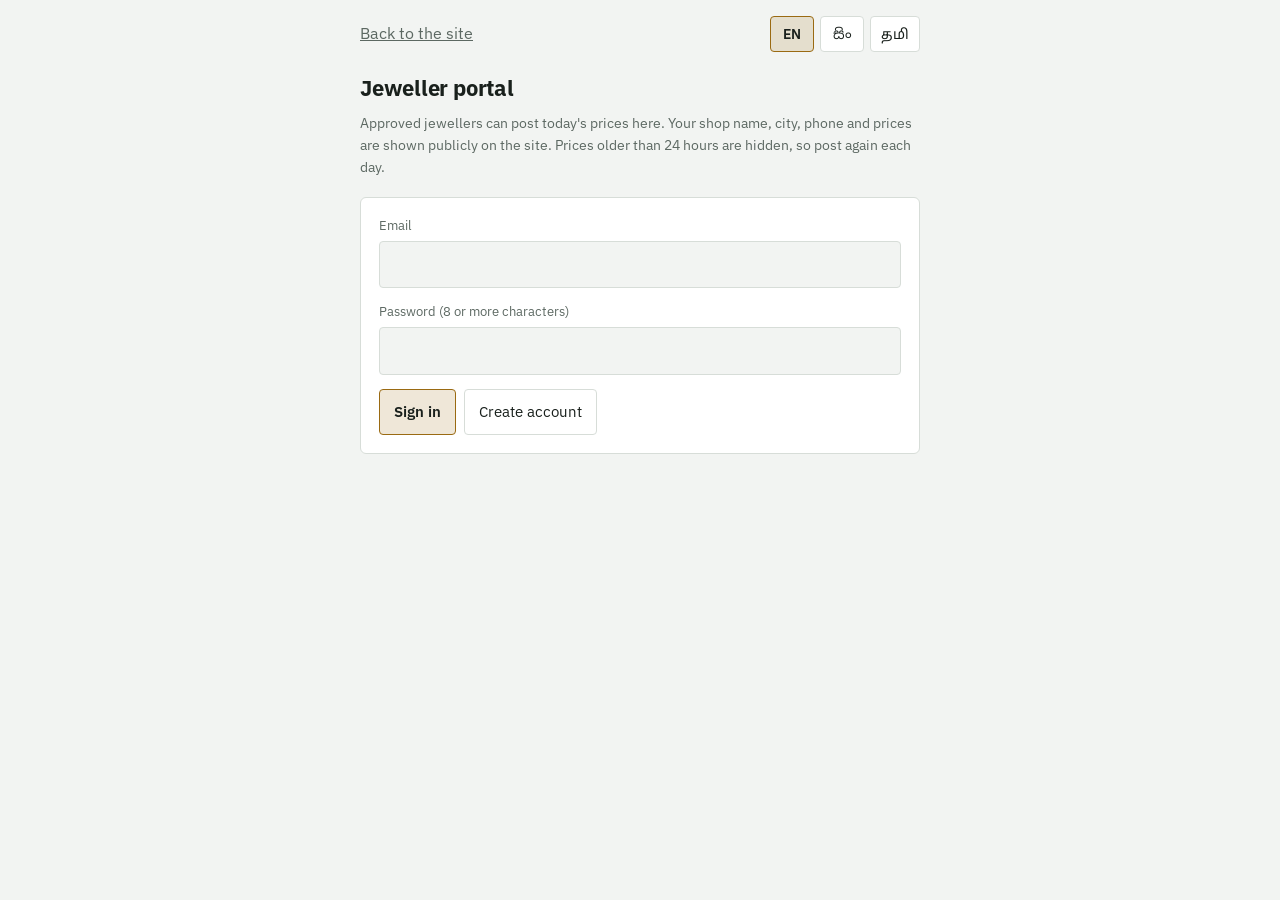
<file: shop.html>
<!doctype html>
<html lang="en">
<head>
<meta charset="utf-8">
<meta name="viewport" content="width=device-width,initial-scale=1,viewport-fit=cover">
<title>Jeweller Portal - Gold Outlook LK</title>
<link rel="stylesheet" href="https://fonts.googleapis.com/css2?family=IBM+Plex+Mono:wght@400;500&family=IBM+Plex+Sans:wght@400;500;600&family=Noto+Sans+Sinhala:wght@400;500;600&family=Noto+Sans+Tamil:wght@400;500;600&display=swap">
<style>
:root { --bg:#f2f4f2; --surface:#fff; --fg:#19201c; --muted:#5c6862; --line:#d7ddd8; --accent:#9a6a12; --accent-soft:rgba(154,106,18,.16); --up:#1d7a5a; --down:#b4412f; --warn:#8a5a00; --font-body:"IBM Plex Sans","Noto Sans Sinhala","Noto Sans Tamil",system-ui,-apple-system,"Segoe UI",sans-serif; --font-num:"IBM Plex Mono",ui-monospace,Menlo,monospace; color-scheme: light; }
@media (prefers-color-scheme: dark) { :root { --bg:#111513; --surface:#181d1a; --fg:#e8ece9; --muted:#98a39c; --line:#2b332e; --accent:#d8a23d; --accent-soft:rgba(216,162,61,.22); --up:#4cc19a; --down:#e07a68; --warn:#e2b04a; color-scheme: dark; } }
* { box-sizing: border-box; }
[hidden] { display: none !important; }
body { margin: 0; background: var(--bg); color: var(--fg); font-family: var(--font-body); font-size: 16px; line-height: 1.6; padding-left: max(16px, env(safe-area-inset-left, 0px)); padding-right: max(16px, env(safe-area-inset-right, 0px)); }
.wrap { max-width: 560px; margin: 0 auto; padding-block: 16px 56px; display: flex; flex-direction: column; gap: 18px; }
.bar { display: flex; justify-content: space-between; align-items: center; flex-wrap: wrap; gap: 8px; }
.bar a { color: var(--muted); }
.langs { display: flex; gap: 6px; }
h1 { font-size: 22px; margin: 0; letter-spacing: -0.01em; }
h2 { font-size: 18px; margin: 0 0 6px; }
.lead, .note { color: var(--muted); font-size: 14px; margin: 0; }
.panel { background: var(--surface); border: 1px solid var(--line); border-radius: 6px; padding: 18px; display: flex; flex-direction: column; gap: 14px; }
.field { display: flex; flex-direction: column; gap: 4px; }
.field label { font-size: 13px; color: var(--muted); }
input[type=text], input[type=email], input[type=password], input[type=number] { font: inherit; font-size: 16px; color: var(--fg); background: var(--bg); border: 1px solid var(--line); border-radius: 4px; padding: 10px; width: 100%; }
input:focus-visible, button:focus-visible, a:focus-visible { outline: 2px solid var(--accent); outline-offset: 2px; }
button { font: inherit; font-size: 15px; color: var(--fg); background: var(--surface); border: 1px solid var(--line); border-radius: 4px; padding: 10px 14px; cursor: pointer; }
button:hover { border-color: var(--accent); }
button.main { border-color: var(--accent); background: var(--accent-soft); font-weight: 600; }
.langs button { padding: 6px 10px; min-width: 44px; font-size: 14px; }
.langs button[aria-pressed=true] { border-color: var(--accent); background: var(--accent-soft); font-weight: 600; }
.row { display: flex; flex-wrap: wrap; gap: 8px; }
.msg { font-size: 14px; border-radius: 6px; padding: 10px 12px; border: 1px solid var(--line); }
.msg.err { border-color: var(--down); color: var(--down); }
.msg.ok { border-color: var(--up); color: var(--up); }
.msg.warn { border-color: var(--warn); color: var(--fg); }
.cmp { font-size: 14px; color: var(--muted); }
.cmp b { font-family: var(--font-num); font-weight: 500; color: var(--fg); }
.check { display: flex; gap: 8px; align-items: flex-start; font-size: 14px; }
.check input { margin-top: 5px; }
@media (prefers-reduced-motion: no-preference) { html { scroll-behavior: smooth; } }
</style>
</head>
<body>
<div class="wrap">
  <div class="bar">
    <a href="prices.html" id="back"></a>
    <div class="langs" role="group" aria-label="Language">
      <button type="button" data-lang="en" aria-pressed="true">EN</button>
      <button type="button" data-lang="si" aria-pressed="false">සිං</button>
      <button type="button" data-lang="ta" aria-pressed="false">தமி</button>
    </div>
  </div>
  <div><h1 id="ttl"></h1><p class="lead" id="lead" style="margin-top:6px"></p></div>
  <div id="status" class="msg" hidden role="status"></div>

  <section id="v-off" class="panel" hidden><p id="off-t" style="margin:0"></p></section>

  <form id="v-auth" class="panel" hidden>
    <div class="field"><label for="email" id="l-email"></label><input id="email" type="email" autocomplete="email" required></div>
    <div class="field"><label for="pass" id="l-pass"></label><input id="pass" type="password" autocomplete="current-password" minlength="8"></div>
    <div class="row"><button type="submit" class="main" id="b-in"></button><button type="button" id="b-up"></button></div>
  </form>

  <form id="v-reg" class="panel" hidden>
    <h2 id="reg-t"></h2>
    <div class="field"><label for="r-name" id="l-name"></label><input id="r-name" type="text" maxlength="80" required></div>
    <div class="field"><label for="r-city" id="l-city"></label><input id="r-city" type="text" maxlength="60" required></div>
    <div class="field"><label for="r-phone" id="l-phone"></label><input id="r-phone" type="text" inputmode="tel" maxlength="30" required></div>
    <div class="row"><button type="submit" class="main" id="b-reg"></button></div>
  </form>

  <section id="v-wait" class="panel" hidden><p id="wait-t" style="margin:0"></p><div id="shopline" class="note"></div></section>

  <form id="v-price" class="panel" hidden>
    <h2 id="pr-t"></h2><div id="shopline2" class="note"></div>
    <div class="field"><label for="p-sell" id="l-sell"></label><input id="p-sell" type="number" inputmode="numeric" min="50000" max="2000000" step="500" required></div>
    <div class="field"><label for="p-buy" id="l-buy"></label><input id="p-buy" type="number" inputmode="numeric" min="50000" max="2000000" step="500"></div>
    <div class="field"><label for="p-g24" id="l-g24"></label><input id="p-g24" type="number" inputmode="numeric" min="5000" max="300000" step="50"></div>
    <div class="cmp" id="cmp"></div>
    <label class="check" id="sure-row" hidden><input type="checkbox" id="sure"><span id="sure-t"></span></label>
    <div class="row"><button type="submit" class="main" id="b-post"></button></div>
    <div class="note" id="last"></div>
  </form>

  <div class="row"><button type="button" id="b-out" hidden></button></div>
</div>

<script src="config.js"></script>
<script>
var I = {
en: { back: "Back to the site", ttl: "Jeweller portal", lead: "Approved jewellers can post today's prices here. Your shop name, city, phone and prices are shown publicly on the site. Prices older than 24 hours are hidden, so post again each day.",
off: "The portal is not connected yet. The site owner must add the database settings in config.js.",
email: "Email", pass: "Password (8 or more characters)", signin: "Sign in", signup: "Create account", link: "Email me a sign-in link", out: "Sign out",
check_email: "Check your email to confirm your account, then sign in.", link_sent: "Sign-in link sent. Open it on this device.",
err_auth: "Could not sign in. Check your email and password.", err_gen: "Something went wrong. Please try again.", err_save: "Could not save. Wait a minute and try again. Only approved shops can post prices.", err_range: "The price is outside the allowed range.", err_buy: "The buying price must be lower than the selling price.", err_pass: "Enter an email and a password of 8 or more characters.",
reg_t: "Tell us about your shop", name: "Shop name", city: "City", phone: "Phone (shown publicly)", reg: "Send for approval",
wait: "Your shop is waiting for approval. We approve it after checking that it is a real jewellery shop. You can post prices once it is approved.",
pr_t: "Post today's prices", sell: "Selling price for one 22K sovereign (Rs)", buy: "Price you pay to buy back one 22K sovereign (Rs, optional)", g24: "Selling price for 24K per gram (Rs, optional)", post: "Post prices", done: "Posted. Customers can see these prices for the next 24 hours.", last: "Last posted: {t}",
cmp: "World-price value of one 22K sovereign is {v}. Your price is {p}% {d}.", above: "above", below: "below", sure: "This is more than 25% away from the world-price value. I have checked it and it is correct.", reg_done: "Sent. We will review your shop.", shop: "{n}, {c}" },
si: { back: "වෙබ් අඩවියට ආපසු", ttl: "ස්වර්ණාභරණ වෙළෙන්දන්ගේ කවුළුව", lead: "අනුමත ස්වර්ණාභරණ වෙළෙන්දන්ට අද මිල මෙහි පළ කළ හැක. ඔබේ වෙළඳසැලේ නම, නගරය, දුරකථනය සහ මිල අඩවියේ ප්‍රසිද්ධියේ පෙන්වයි. පැය 24කට වඩා පැරණි මිල සඟවන නිසා සෑම දිනකම නැවත පළ කරන්න.",
off: "කවුළුව තවම සම්බන්ධ කර නැත. අඩවි හිමිකරු config.js හි දත්ත සමුදා සැකසුම් එක් කළ යුතුය.",
email: "ඊමේල්", pass: "මුරපදය (අක්ෂර 8ක් හෝ වැඩි)", signin: "ඇතුල් වන්න", signup: "ගිණුමක් සාදන්න", link: "ඇතුල් වීමේ සබැඳියක් ඊමේල් කරන්න", out: "ඉවත් වන්න",
check_email: "ඔබේ ගිණුම තහවුරු කිරීමට ඊමේල් පරීක්ෂා කර, පසුව ඇතුල් වන්න.", link_sent: "ඇතුල් වීමේ සබැඳිය යවා ඇත. එය මෙම උපාංගයේ විවෘත කරන්න.",
err_auth: "ඇතුල් විය නොහැකි විය. ඊමේල් සහ මුරපදය පරීක්ෂා කරන්න.", err_gen: "යම් දෙයක් වැරදුණා. නැවත උත්සාහ කරන්න.", err_save: "සුරැකිය නොහැකි විය. විනාඩියක් රැඳී නැවත උත්සාහ කරන්න. මිල පළ කළ හැක්කේ අනුමත වෙළඳසැල්වලට පමණි.", err_range: "මිල අවසර ලත් පරාසයෙන් පිටත ය.", err_buy: "ගන්නා මිල විකුණන මිලට වඩා අඩු විය යුතුය.", err_pass: "ඊමේල් එකක් සහ අක්ෂර 8ක් හෝ වැඩි මුරපදයක් ඇතුල් කරන්න.",
reg_t: "ඔබේ වෙළඳසැල ගැන කියන්න", name: "වෙළඳසැලේ නම", city: "නගරය", phone: "දුරකථනය (ප්‍රසිද්ධියේ පෙන්වයි)", reg: "අනුමැතිය සඳහා යවන්න",
wait: "ඔබේ වෙළඳසැල අනුමැතිය බලා සිටී. එය සැබෑ ස්වර්ණාභරණ වෙළඳසැලක්දැයි පරීක්ෂා කර අපි අනුමත කරමු. අනුමත වූ පසු ඔබට මිල පළ කළ හැක.",
pr_t: "අද මිල පළ කරන්න", sell: "22K පවුමක විකුණුම් මිල (රු.)", buy: "22K පවුමක් නැවත ගැනීමට ඔබ ගෙවන මිල (රු., අත්‍යවශ්‍ය නොවේ)", g24: "24K ග්‍රෑම් එකක විකුණුම් මිල (රු., අත්‍යවශ්‍ය නොවේ)", post: "මිල පළ කරන්න", done: "පළ කළා. පාරිභෝගිකයන්ට ඉදිරි පැය 24 තුළ මෙම මිල දැකිය හැක.", last: "අවසාන වරට පළ කළේ: {t}",
cmp: "22K පවුමක ලෝක මිල අගය {v}. ඔබේ මිල {p}% ක් {d}.", above: "ඉහළින්", below: "පහළින්", sure: "මෙය ලෝක මිල අගයෙන් 25%කට වඩා වෙනස්ය. මම එය පරීක්ෂා කළා, එය නිවැරදියි.", reg_done: "යැවුවා. අපි ඔබේ වෙළඳසැල සමාලෝචනය කරමු.", shop: "{n}, {c}" },
ta: { back: "தளத்திற்குத் திரும்பு", ttl: "நகைக்கடை போர்ட்டல்", lead: "அங்கீகரிக்கப்பட்ட நகைக்கடைகள் இன்றைய விலைகளை இங்கே பதிவிடலாம். உங்கள் கடை பெயர், நகரம், தொலைபேசி, விலைகள் தளத்தில் பொதுவாகக் காட்டப்படும். 24 மணி நேரத்துக்கு மேற்பட்ட விலைகள் மறைக்கப்படும், எனவே தினமும் மீண்டும் பதிவிடுங்கள்.",
off: "போர்ட்டல் இன்னும் இணைக்கப்படவில்லை. தள உரிமையாளர் config.js இல் தரவுத்தள அமைப்புகளைச் சேர்க்க வேண்டும்.",
email: "மின்னஞ்சல்", pass: "கடவுச்சொல் (8 அல்லது அதற்கு மேற்பட்ட எழுத்துகள்)", signin: "உள்நுழை", signup: "கணக்கை உருவாக்கு", link: "உள்நுழைவு இணைப்பை மின்னஞ்சல் செய்", out: "வெளியேறு",
check_email: "உங்கள் கணக்கை உறுதிப்படுத்த மின்னஞ்சலைப் பாருங்கள், பிறகு உள்நுழையுங்கள்.", link_sent: "உள்நுழைவு இணைப்பு அனுப்பப்பட்டது. இந்தச் சாதனத்தில் திறக்கவும்.",
err_auth: "உள்நுழைய முடியவில்லை. மின்னஞ்சலையும் கடவுச்சொல்லையும் சரிபாருங்கள்.", err_gen: "ஏதோ தவறு நடந்தது. மீண்டும் முயலவும்.", err_save: "சேமிக்க முடியவில்லை. ஒரு நிமிடம் காத்திருந்து மீண்டும் முயலுங்கள். அங்கீகரிக்கப்பட்ட கடைகள் மட்டுமே விலை பதிவிட முடியும்.", err_range: "விலை அனுமதிக்கப்பட்ட வரம்புக்கு வெளியே உள்ளது.", err_buy: "வாங்கும் விலை விற்கும் விலையை விடக் குறைவாக இருக்க வேண்டும்.", err_pass: "மின்னஞ்சலையும் 8 அல்லது அதற்கு மேற்பட்ட எழுத்துகள் கொண்ட கடவுச்சொல்லையும் உள்ளிடுங்கள்.",
reg_t: "உங்கள் கடையைப் பற்றிச் சொல்லுங்கள்", name: "கடை பெயர்", city: "நகரம்", phone: "தொலைபேசி (பொதுவாகக் காட்டப்படும்)", reg: "அங்கீகாரத்திற்கு அனுப்பு",
wait: "உங்கள் கடை அங்கீகாரத்துக்காகக் காத்திருக்கிறது. இது உண்மையான நகைக்கடை என்று சரிபார்த்த பிறகு அங்கீகரிப்போம். அங்கீகரிக்கப்பட்டதும் நீங்கள் விலைகளைப் பதிவிடலாம்.",
pr_t: "இன்றைய விலைகளைப் பதிவிடுங்கள்", sell: "ஒரு 22K பவுனுக்கான விற்பனை விலை (ரூ)", buy: "ஒரு 22K பவுனை திரும்ப வாங்க நீங்கள் தரும் விலை (ரூ, விருப்பம்)", g24: "24K ஒரு கிராம் விற்பனை விலை (ரூ, விருப்பம்)", post: "விலைகளைப் பதிவிடு", done: "பதிவிடப்பட்டது. வாடிக்கையாளர்கள் அடுத்த 24 மணி நேரம் இந்த விலைகளைப் பார்க்கலாம்.", last: "கடைசியாகப் பதிவிட்டது: {t}",
cmp: "ஒரு 22K பவுனின் உலக விலை மதிப்பு {v}. உங்கள் விலை {p}% {d}.", above: "அதிகம்", below: "குறைவு", sure: "இது உலக விலை மதிப்பிலிருந்து 25% க்கும் மேல் வேறுபடுகிறது. நான் சரிபார்த்தேன், இது சரியானது.", reg_done: "அனுப்பப்பட்டது. உங்கள் கடையை மதிப்பாய்வு செய்வோம்.", shop: "{n}, {c}" }
};
(function () {
  var $ = function (id) { return document.getElementById(id); };
  var C = window.GOLD_CONFIG || {}, FKEY = C.FIREBASE_API_KEY, PID = C.FIREBASE_PROJECT_ID, lang = 'en', sess = null, shop = null, fair = 0, view = '';
  try { var sv = localStorage.getItem('gollk-lang'); if (sv && I[sv]) lang = sv; else { var nl = (navigator.language || '').slice(0, 2); if (I[nl]) lang = nl; } } catch (e) {}
  var t = function (k, v) { var s = I[lang][k] !== undefined ? I[lang][k] : I.en[k]; if (v) Object.keys(v).forEach(function (n) { s = s.split('{' + n + '}').join(v[n]); }); return s; };
  var rs = function (v) { return 'Rs ' + Math.round(v).toLocaleString('en-US'); };
  function say(kind, text) { var s = $('status'); s.hidden = !text; s.className = 'msg ' + (kind || ''); s.textContent = text || ''; }
  /* Shows the real Firebase error next to the friendly message, so a setup problem can be found quickly. */
  function why(e) {
    var m = '';
    if (e && e.j && e.j.error) m = e.j.error.message || '';
    else if (e && e.body && e.body.error) m = (e.body.error.status || '') + ': ' + (e.body.error.message || '');
    else if (e && e.status) m = 'HTTP ' + e.status;
    else if (e && e.auth) m = 'session expired';
    else if (e && e.message) m = e.message;
    if (!m) return '';
    var h = '';
    if (/OPERATION_NOT_ALLOWED/.test(m)) h = ' Fix: turn on Email/Password in Firebase, Authentication, Sign-in method.';
    else if (/API key not valid|API_KEY_INVALID/i.test(m)) h = ' Fix: check FIREBASE_API_KEY in config.js.';
    else if (/referer|referrer/i.test(m)) h = ' Fix: add this website to the API key allowed referrers in Google Cloud, Credentials.';
    else if (/has not been used|SERVICE_DISABLED|is disabled/i.test(m)) h = ' Fix: enable the Identity Toolkit API and the Cloud Firestore API in Google Cloud.';
    else if (/PERMISSION_DENIED|insufficient permissions/i.test(m)) h = ' Fix: publish the Firestore security rules.';
    else if (/NOT_FOUND|database.*(does not exist|not found)/i.test(m)) h = ' Fix: create the Firestore database (Native mode, name "(default)").';
    else if (/Failed to fetch|NetworkError|Load failed/i.test(m)) h = ' Fix: check your internet connection, and open this page from https or localhost, not from a file.';
    return ' [' + m + ']' + h;
  }

  function labels() {
    document.documentElement.lang = lang;
    var map = { back: 'back', ttl: 'ttl', lead: 'lead', 'off-t': 'off', 'l-email': 'email', 'l-pass': 'pass', 'b-in': 'signin', 'b-up': 'signup', 'b-out': 'out', 'reg-t': 'reg_t', 'l-name': 'name', 'l-city': 'city', 'l-phone': 'phone', 'b-reg': 'reg', 'wait-t': 'wait', 'pr-t': 'pr_t', 'l-sell': 'sell', 'l-buy': 'buy', 'l-g24': 'g24', 'b-post': 'post', 'sure-t': 'sure' };
    Object.keys(map).forEach(function (id) { $(id).textContent = t(map[id]); });
    Array.prototype.forEach.call(document.querySelectorAll('[data-lang]'), function (b) { b.setAttribute('aria-pressed', b.getAttribute('data-lang') === lang ? 'true' : 'false'); });
    if (shop) { var line = t('shop', { n: shop.name, c: shop.city }); $('shopline').textContent = line; $('shopline2').textContent = line; }
    cmp();
  }
  function show(v) { view = v; ['off', 'auth', 'reg', 'wait', 'price'].forEach(function (n) { $('v-' + n).hidden = n !== v; }); $('b-out').hidden = !(sess && v !== 'off' && v !== 'auth'); }

  /* ---- Firebase over plain fetch (no library): Auth REST + Firestore REST ---- */
  var DOCS = function () { return 'projects/' + PID + '/databases/(default)/documents'; };
  var FS = 'https://firestore.googleapis.com/v1/' + (PID ? DOCS() : '');
  var S = function (v) { return { stringValue: String(v) }; }, N = function (v) { return { integerValue: String(Math.round(v)) }; };
  function saveSess(s) { sess = s; try { if (s) localStorage.setItem('gollk-shop-session', JSON.stringify(s)); else localStorage.removeItem('gollk-shop-session'); } catch (e) {} }
  function fromToken(j) { return { access_token: j.idToken, refresh_token: j.refreshToken, expires_at: Math.floor(Date.now() / 1000) + (parseInt(j.expiresIn, 10) || 3600), user: { id: j.localId, email: j.email } }; }
  function token() {
    if (!sess) return Promise.resolve(null);
    if (sess.expires_at * 1000 - Date.now() > 60000) return Promise.resolve(sess.access_token);
    return fetch('https://securetoken.googleapis.com/v1/token?key=' + encodeURIComponent(FKEY), { method: 'POST', headers: { 'Content-Type': 'application/x-www-form-urlencoded' }, body: 'grant_type=refresh_token&refresh_token=' + encodeURIComponent(sess.refresh_token) })
      .then(function (r) { return r.ok ? r.json() : Promise.reject(); })
      .then(function (j) { saveSess({ access_token: j.id_token, refresh_token: j.refresh_token, expires_at: Math.floor(Date.now() / 1000) + (parseInt(j.expires_in, 10) || 3600), user: sess.user }); return sess.access_token; })
      .catch(function () { saveSess(null); return null; });
  }
  function fsCall(method, path, body) {
    return token().then(function (tk) {
      if (!tk) return Promise.reject({ auth: true });
      return fetch(FS + path, { method: method, headers: { 'Content-Type': 'application/json', Authorization: 'Bearer ' + tk }, body: body ? JSON.stringify(body) : undefined })
        .then(function (r) { return r.text().then(function (x) { var j = null; try { j = x ? JSON.parse(x) : null; } catch (e) {} if (!r.ok) return Promise.reject({ status: r.status, body: j }); return j; }); });
    });
  }
  function fromDoc(d) {
    if (!d || !d.fields) return null;
    var f = d.fields, g = function (k) { var v = f[k]; return !v ? null : v.stringValue !== undefined ? v.stringValue : v.integerValue !== undefined ? Number(v.integerValue) : v.booleanValue !== undefined ? v.booleanValue : v.timestampValue !== undefined ? v.timestampValue : null; };
    return { name: g('name'), city: g('city'), phone: g('phone'), approved: g('approved') === true, sell_22k_sovereign: g('sell_22k_sovereign'), buy_22k_sovereign: g('buy_22k_sovereign'), sell_24k_gram: g('sell_24k_gram'), updated_at: g('updated_at') };
  }

  function getShop() { return fsCall('GET', '/shops/' + encodeURIComponent(sess.user.id)).then(fromDoc, function (e) { if (e && e.status === 404) return null; return Promise.reject(e); }); }
  function route() {
    if (!sess) { show('auth'); return; }
    getShop().then(function (s) {
      shop = s; if (!shop) { show('reg'); return; }
      labels(); if (!shop.approved) { show('wait'); return; }
      show('price');
      if (shop.sell_22k_sovereign) { $('p-sell').value = shop.sell_22k_sovereign; $('p-buy').value = shop.buy_22k_sovereign || ''; $('p-g24').value = shop.sell_24k_gram || ''; if (shop.updated_at) $('last').textContent = t('last', { t: new Date(shop.updated_at).toLocaleString() }); cmp(); }
    }).catch(function (e) { if (e && (e.auth || e.status === 401)) { saveSess(null); show('auth'); } else { saveSess(null); show('auth'); say('err', t('err_gen') + why(e)); } });
  }

  /* ---- world-price value, to catch typing mistakes ---- */
  function loadFair() { fetch('data/latest.json', { cache: 'no-store' }).then(function (r) { return r.ok ? r.json() : Promise.reject(); }).then(function (j) { var s = parseFloat(j.gold_usd_oz), f = parseFloat(j.usdlkr); if (s > 0 && f > 0) { fair = s / 31.1035 * f * 8 * 22 / 24; cmp(); } }).catch(function () {}); }
  function off() { var v = parseFloat($('p-sell').value); return fair > 0 && v > 0 ? (v / fair - 1) * 100 : null; }
  function cmp() {
    var d = off(); if (d === null) { $('cmp').textContent = ''; $('sure-row').hidden = true; return; }
    $('cmp').innerHTML = t('cmp', { v: '<b>' + rs(fair) + '</b>', p: '<b>' + Math.abs(d).toFixed(1) + '</b>', d: t(d >= 0 ? 'above' : 'below') });
    $('sure-row').hidden = Math.abs(d) <= 25;
  }

  /* ---- events ---- */
  function creds() { return { email: $('email').value.trim(), password: $('pass').value }; }
  function authCall(path, body) { return fetch('https://identitytoolkit.googleapis.com/v1/' + path + '?key=' + encodeURIComponent(FKEY), { method: 'POST', headers: { 'Content-Type': 'application/json' }, body: JSON.stringify(Object.assign({ returnSecureToken: true }, body)) }).then(function (r) { return r.json().then(function (j) { return { ok: r.ok, j: j }; }); }); }
  $('v-auth').addEventListener('submit', function (e) { e.preventDefault(); var c = creds(); if (!c.email || c.password.length < 8) { say('err', t('err_pass')); return; }
    say('', ''); authCall('accounts:signInWithPassword', c).then(function (r) { if (r.ok && r.j.idToken) { saveSess(fromToken(r.j)); route(); } else { var m = r.j && r.j.error && r.j.error.message || ''; say('err', (/INVALID_LOGIN_CREDENTIALS|INVALID_PASSWORD|EMAIL_NOT_FOUND/.test(m) ? t('err_auth') : t('err_gen')) + why(r)); } }).catch(function (er) { say('err', t('err_gen') + why(er)); }); });
  $('b-up').addEventListener('click', function () { var c = creds(); if (!c.email || c.password.length < 8) { say('err', t('err_pass')); return; }
    authCall('accounts:signUp', c).then(function (r) { if (r.ok && r.j.idToken) { saveSess(fromToken(r.j)); say('', ''); route(); } else say('err', (r.j && r.j.error && r.j.error.message === 'EMAIL_EXISTS' ? t('err_auth') : t('err_gen')) + why(r)); }).catch(function (er) { say('err', t('err_gen') + why(er)); }); });
  $('v-reg').addEventListener('submit', function (e) { e.preventDefault();
    var f = { name: S($('r-name').value.trim()), city: S($('r-city').value.trim()), phone: S($('r-phone').value.trim()), approved: { booleanValue: false }, created_at: { timestampValue: new Date().toISOString() } };
    fsCall('POST', '/shops?documentId=' + encodeURIComponent(sess.user.id), { fields: f })
      .then(function (doc) { shop = fromDoc(doc); say('ok', t('reg_done')); labels(); show('wait'); }).catch(function (er) { say('err', t('err_gen') + why(er)); }); });
  $('p-sell').addEventListener('input', cmp);
  $('v-price').addEventListener('submit', function (e) { e.preventDefault();
    var sell = parseFloat($('p-sell').value), buy = parseFloat($('p-buy').value), g24 = parseFloat($('p-g24').value), d = off();
    if (!(sell >= 50000 && sell <= 2000000) || (g24 && !(g24 >= 5000 && g24 <= 300000))) { say('err', t('err_range')); return; }
    if (buy && !(buy >= 50000 && buy < sell)) { say('err', t('err_buy')); return; }
    if (d !== null && Math.abs(d) > 25 && !$('sure').checked) { cmp(); $('sure-row').hidden = false; say('err', t('sure')); return; }
    var f = { sell_22k_sovereign: N(sell) }; if (buy) f.buy_22k_sovereign = N(buy); if (g24) f.sell_24k_gram = N(g24);
    /* one atomic write: the server stamps the time, and the rules check that stamp */
    fsCall('POST', ':commit', { writes: [{ update: { name: DOCS() + '/shops/' + sess.user.id, fields: f }, updateMask: { fieldPaths: ['sell_22k_sovereign', 'buy_22k_sovereign', 'sell_24k_gram'] }, updateTransforms: [{ fieldPath: 'updated_at', setToServerValue: 'REQUEST_TIME' }], currentDocument: { exists: true } }] })
      .then(function (r) { say('ok', t('done')); $('last').textContent = t('last', { t: new Date(r && r.commitTime || Date.now()).toLocaleString() }); })
      .catch(function (er) { say('err', (er && er.status === 403 ? t('err_save') : t('err_gen')) + why(er)); }); });
  $('b-out').addEventListener('click', function () { saveSess(null); shop = null; say('', ''); show('auth'); });
  document.querySelector('.langs').addEventListener('click', function (e) { var b = e.target.closest ? e.target.closest('button[data-lang]') : null; if (!b) return; lang = b.getAttribute('data-lang'); try { localStorage.setItem('gollk-lang', lang); } catch (x) {} labels(); });

  /* ---- start ---- */
  labels();
  if (!FKEY || !PID) { show('off'); return; }
  loadFair();
  try { sess = JSON.parse(localStorage.getItem('gollk-shop-session') || 'null'); } catch (e) { sess = null; }
  route();
})();
</script>
</body>
</html>
</file>
<file: site.css>
/* Gold Outlook LK: shared look for the home, calculator, karat guide and learn pages.
   Palette: deep wine and midnight with warm gold. Change the colours here and every page follows. */
:root {
  --ink: #0c0608;
  --wine: #2a0c14;
  --wine2: #4a1424;
  --plum: #1a0b1f;
  --gold1: #fff0b8;
  --gold2: #f0c04e;
  --gold3: #c18a22;
  --gold4: #8a5a10;
  --cream: #fff7e2;
  --text: #f4ead2;
  --muted: #b9a98a;
  --line: rgba(240, 192, 78, 0.22);
  --glass: rgba(255, 244, 214, 0.055);
  --up: #38d9a4;
  --down: #ff7d6b;
  --ease: cubic-bezier(.2, .7, .2, 1);
  --serif: "Playfair Display", "Noto Serif Sinhala", Georgia, serif;
  --sans: "Plus Jakarta Sans", "Noto Sans Sinhala", "Noto Sans Tamil", system-ui, -apple-system, "Segoe UI", sans-serif;
  --num: "IBM Plex Mono", ui-monospace, Menlo, monospace;
}
* { box-sizing: border-box; }
[hidden] { display: none !important; }
html { scroll-behavior: smooth; }
html { background: #0c0608; }
body { margin: 0; color: var(--text); font-family: var(--sans); font-size: 16px; line-height: 1.65; background: #0c0608; -webkit-font-smoothing: antialiased; overflow-x: hidden; position: relative; }
body::before { content: ""; position: fixed; inset: 0; z-index: -1; pointer-events: none;
  background:
    radial-gradient(900px 600px at 85% -5%, rgba(240, 192, 78, 0.16), transparent 60%),
    radial-gradient(800px 700px at -10% 30%, rgba(122, 28, 52, 0.45), transparent 60%),
    radial-gradient(900px 700px at 100% 85%, rgba(70, 28, 96, 0.35), transparent 60%),
    linear-gradient(180deg, #1a0a10 0%, #0c0608 55%, #12070d 100%); }
a { color: var(--gold2); }
img, svg { max-width: 100%; }
.container { width: min(1120px, 100% - 32px); margin-inline: auto; }
section { padding-block: 72px; position: relative; }
@media (max-width: 640px) { section { padding-block: 48px; } }

/* ---------- type ---------- */
h1, h2, h3 { font-family: var(--serif); font-weight: 700; line-height: 1.12; margin: 0; letter-spacing: -0.01em; text-wrap: balance; }
h1 { font-size: clamp(38px, 6.4vw, 70px); }
h2 { font-size: clamp(28px, 4.2vw, 44px); }
h3 { font-size: 22px; }
.gold-text {
  background: linear-gradient(100deg, var(--gold1) 0%, var(--gold2) 30%, var(--gold3) 55%, var(--gold1) 80%, var(--gold2) 100%);
  background-size: 220% 100%; -webkit-background-clip: text; background-clip: text; color: transparent;
  animation: sheen 7s linear infinite;
}
.eyebrow { display: inline-flex; align-items: center; gap: 10px; font-size: 12px; font-weight: 700; letter-spacing: .18em; text-transform: uppercase; color: var(--gold2); }
.eyebrow::before { content: ""; width: 28px; height: 1px; background: linear-gradient(90deg, transparent, var(--gold2)); }
.lead { color: var(--muted); font-size: clamp(16px, 2vw, 19px); max-width: 60ch; margin: 14px 0 0; }
.center { text-align: center; } .center .lead { margin-inline: auto; } .center .eyebrow::after { content: ""; width: 28px; height: 1px; background: linear-gradient(270deg, transparent, var(--gold2)); }
.sec-head { margin-bottom: 36px; }

/* header and footer styles live in header.css */

/* ---------- buttons ---------- */
.btn { display: inline-flex; align-items: center; gap: 10px; padding: 14px 26px; border-radius: 999px; font: 700 15px var(--sans); text-decoration: none; cursor: pointer; border: 1px solid transparent; transition: transform .25s var(--ease), box-shadow .25s, background .25s; }
.btn.gold { color: #2a1804; background: linear-gradient(135deg, var(--gold1), var(--gold2) 50%, var(--gold3)); box-shadow: 0 10px 30px rgba(240, 192, 78, .28), inset 0 1px 0 rgba(255, 255, 255, .6); position: relative; overflow: hidden; }
.btn.gold::after { content: ""; position: absolute; inset: 0; background: linear-gradient(110deg, transparent 30%, rgba(255, 255, 255, .55) 50%, transparent 70%); transform: translateX(-120%); animation: glint 4.5s ease-in-out infinite; }
.btn.gold:hover { transform: translateY(-3px); box-shadow: 0 16px 40px rgba(240, 192, 78, .4); }
.btn.ghost { color: var(--cream); border-color: var(--line); background: var(--glass); }
.btn.ghost:hover { border-color: var(--gold2); transform: translateY(-3px); }
.btns { display: flex; flex-wrap: wrap; gap: 14px; margin-top: 30px; }

/* ---------- cards ---------- */
.card { position: relative; background: linear-gradient(160deg, rgba(255, 244, 214, .08), rgba(255, 244, 214, .025)); border: 1px solid var(--line); border-radius: 22px; padding: 26px; backdrop-filter: blur(6px); transition: transform .35s var(--ease), border-color .3s, box-shadow .35s; }
.card.hover:hover { transform: translateY(-6px); border-color: rgba(240, 192, 78, .6); box-shadow: 0 22px 50px rgba(0, 0, 0, .45), 0 0 40px rgba(240, 192, 78, .12); }
.grid { display: grid; gap: 20px; }
.g2 { grid-template-columns: repeat(2, minmax(0, 1fr)); } .g3 { grid-template-columns: repeat(3, minmax(0, 1fr)); } .g4 { grid-template-columns: repeat(4, minmax(0, 1fr)); }
@media (max-width: 980px) { .g4 { grid-template-columns: repeat(2, minmax(0, 1fr)); } .g3 { grid-template-columns: repeat(2, minmax(0, 1fr)); } }
@media (max-width: 640px) { .g2, .g3, .g4 { grid-template-columns: minmax(0, 1fr); } }
.icon { width: 54px; height: 54px; border-radius: 16px; display: grid; place-items: center; font-size: 26px; background: linear-gradient(145deg, rgba(240, 192, 78, .28), rgba(240, 192, 78, .06)); border: 1px solid var(--line); margin-bottom: 16px; }
.card h3 { margin-bottom: 8px; } .card p { margin: 0; color: var(--muted); font-size: 15px; }
.card .more { display: inline-block; margin-top: 16px; font-weight: 700; font-size: 14px; text-decoration: none; }
.card .more::after { content: " \2192"; transition: margin .25s; } .card:hover .more::after { margin-left: 6px; }

/* ---------- numbers ---------- */
.num { font-family: var(--num); font-variant-numeric: tabular-nums; }
.up { color: var(--up); } .down { color: var(--down); }
.dot { width: 10px; height: 10px; border-radius: 50%; background: var(--muted); display: inline-block; }
.dot.live { background: var(--up); box-shadow: 0 0 0 0 rgba(56, 217, 164, .6); animation: ping 1.8s infinite; }
.dot.late { background: #e2b04a; }
.status { display: inline-flex; align-items: center; gap: 8px; font-size: 13px; color: var(--muted); }

/* ---------- ticker ---------- */
.ticker { display: grid; grid-template-columns: repeat(5, minmax(0, 1fr)); border: 1px solid var(--line); border-radius: 22px; background: linear-gradient(180deg, rgba(255, 244, 214, .08), rgba(255, 244, 214, .02)); overflow: hidden; }
.ticker > div { padding: 20px 22px; border-right: 1px solid var(--line); min-width: 0; }
.ticker > div:last-child { border-right: 0; }
.ticker .k { font-size: 12px; letter-spacing: .08em; text-transform: uppercase; color: var(--muted); font-weight: 600; }
.ticker .v { font-family: var(--num); font-size: clamp(18px, 2.3vw, 26px); font-weight: 500; color: var(--gold1); margin-top: 4px; overflow-wrap: anywhere; }
.ticker .s { font-size: 12px; color: var(--muted); margin-top: 2px; }
@media (max-width: 900px) { .ticker { grid-template-columns: repeat(2, minmax(0, 1fr)); } .ticker > div { border-bottom: 1px solid var(--line); } .ticker > div:last-child { grid-column: 1 / -1; border-bottom: 0; } }

/* ---------- artwork + photo slots ---------- */
.art svg { width: 100%; height: auto; display: block; overflow: visible; }
.photo { position: relative; margin: 0; border-radius: 24px; overflow: hidden; border: 1px solid var(--line); background: linear-gradient(150deg, #3a1020, #1a0b1f 60%, #2d1a05); aspect-ratio: 4 / 3; isolation: isolate; }
.photo .art { position: absolute; inset: 0; display: grid; place-items: center; padding: 14%; }
.photo img { position: absolute; inset: 0; width: 100%; height: 100%; object-fit: cover; transition: transform 1.2s var(--ease); z-index: 1; }
.photo:hover img { transform: scale(1.06); }
.photo::after { content: ""; position: absolute; inset: 0; z-index: 2; background: linear-gradient(180deg, transparent 45%, rgba(8, 3, 5, .85)); pointer-events: none; }
.photo figcaption { position: absolute; left: 20px; right: 20px; bottom: 16px; z-index: 3; font-family: var(--serif); font-size: 20px; color: var(--cream); }
.photo figcaption small { display: block; font-family: var(--sans); font-size: 13px; color: var(--muted); margin-top: 2px; }
.photo.tall { aspect-ratio: 3 / 4; } .photo.wide { aspect-ratio: 16 / 9; }

/* ---------- scroll reveal ---------- */
.reveal { opacity: 0; transform: translateY(34px); transition: opacity .9s var(--ease), transform .9s var(--ease); transition-delay: var(--d, 0s); }
.reveal.in { opacity: 1; transform: none; }
.reveal.left { transform: translateX(-40px); } .reveal.right { transform: translateX(40px); } .reveal.zoom { transform: scale(.92); }
.reveal.left.in, .reveal.right.in, .reveal.zoom.in { transform: none; }

/* ---------- floating bits ---------- */
.float { animation: float 6s ease-in-out infinite; }
.float.b { animation-duration: 7.5s; animation-delay: -2s; } .float.c { animation-duration: 5s; animation-delay: -1s; }
.sparkles { position: absolute; inset: 0; pointer-events: none; overflow: hidden; }
.sparkles i { position: absolute; width: 6px; height: 6px; background: var(--gold1); clip-path: polygon(50% 0, 62% 38%, 100% 50%, 62% 62%, 50% 100%, 38% 62%, 0 50%, 38% 38%); opacity: 0; animation: twinkle 4s ease-in-out infinite; }
.shine { position: relative; overflow: hidden; }
.bar-shine { animation: barshine 5s ease-in-out infinite; }

@keyframes sheen { to { background-position: -220% 0; } }
@keyframes glint { 0%, 55% { transform: translateX(-120%); } 85%, 100% { transform: translateX(120%); } }
@keyframes float { 0%, 100% { transform: translateY(0) rotate(var(--r, 0deg)); } 50% { transform: translateY(-16px) rotate(calc(var(--r, 0deg) + 3deg)); } }
@keyframes twinkle { 0%, 100% { opacity: 0; transform: scale(.3) rotate(0); } 50% { opacity: .9; transform: scale(1.2) rotate(90deg); } }
@keyframes ping { 70% { box-shadow: 0 0 0 10px rgba(56, 217, 164, 0); } 100% { box-shadow: 0 0 0 0 rgba(56, 217, 164, 0); } }
@keyframes barshine { 0%, 40% { transform: translateX(-130%); } 80%, 100% { transform: translateX(260%); } }
@keyframes draw { to { stroke-dashoffset: 0; } }
@keyframes grow { from { transform: scaleX(0); } to { transform: scaleX(1); } }
@keyframes marquee { to { transform: translateX(-50%); } }
@media (prefers-reduced-motion: reduce) {
  *, *::before, *::after { animation: none !important; transition: none !important; }
  .reveal { opacity: 1; transform: none; } html { scroll-behavior: auto; }
}

/* ---------- ribbon / marquee ---------- */
.marquee { overflow: hidden; border-block: 1px solid var(--line); background: rgba(0, 0, 0, .25); }
.marquee .track { display: flex; width: max-content; gap: 48px; padding-block: 14px; animation: marquee 38s linear infinite; font-family: var(--serif); font-size: 20px; color: var(--gold2); white-space: nowrap; }
.marquee .track span::before { content: "\2726"; margin-right: 48px; color: var(--gold3); }

/* ---------- forms ---------- */
.field { display: flex; flex-direction: column; gap: 8px; min-width: 0; }
.field label, .lbl { font-size: 12px; font-weight: 700; letter-spacing: .1em; text-transform: uppercase; color: var(--muted); }
input[type=number], input[type=text], select { width: 100%; font: 500 18px var(--num); color: var(--cream); background: rgba(0, 0, 0, .35); border: 1px solid var(--line); border-radius: 14px; padding: 14px 16px; outline: none; transition: border-color .2s, box-shadow .2s; }
select { font-family: var(--sans); appearance: none; background-image: linear-gradient(45deg, transparent 50%, var(--gold2) 50%), linear-gradient(135deg, var(--gold2) 50%, transparent 50%); background-position: calc(100% - 22px) 55%, calc(100% - 16px) 55%; background-size: 6px 6px; background-repeat: no-repeat; }
select option { background: #1a0a10; }
input:focus, select:focus { border-color: var(--gold2); box-shadow: 0 0 0 4px rgba(240, 192, 78, .15); }
.seg { display: flex; padding: 4px; border: 1px solid var(--line); border-radius: 999px; background: rgba(0, 0, 0, .3); gap: 4px; }
.seg button, .chips button { font: 700 14px var(--sans); color: var(--muted); background: transparent; border: 0; border-radius: 999px; padding: 11px 18px; cursor: pointer; transition: all .25s; flex: 1; }
.seg button[aria-pressed=true], .chips button[aria-pressed=true] { color: #2a1804; background: linear-gradient(135deg, var(--gold1), var(--gold2)); box-shadow: 0 4px 14px rgba(240, 192, 78, .3); }
.chips { display: flex; flex-wrap: wrap; gap: 10px; }
.chips button { flex: 0 0 auto; border: 1px solid var(--line); background: var(--glass); }
.note { font-size: 13px; color: var(--muted); }
details.faq { border: 1px solid var(--line); border-radius: 18px; background: var(--glass); padding: 4px 22px; transition: border-color .3s, background .3s; }
details.faq[open] { border-color: rgba(240, 192, 78, .55); background: rgba(240, 192, 78, .06); }
details.faq summary { cursor: pointer; list-style: none; padding: 18px 28px 18px 0; font-weight: 700; font-size: 17px; position: relative; }
details.faq summary::-webkit-details-marker { display: none; }
details.faq summary::after { content: "+"; position: absolute; right: 0; top: 50%; transform: translateY(-50%); font-size: 26px; color: var(--gold2); transition: transform .3s; }
details.faq[open] summary::after { transform: translateY(-50%) rotate(45deg); }
details.faq p { margin: 0 0 18px; color: var(--muted); max-width: 70ch; }
.stack { display: grid; gap: 12px; }
</file>
<file: header.css>
/* Gold Outlook LK: shared top bar and footer. Linked by every page so the bar looks the same everywhere. */
.site-header, .site-footer { --gold1: #fff0b8; --gold2: #f0c04e; --gold3: #c18a22; --cream: #fff7e2; --muted: #b9a98a; --line: rgba(240, 192, 78, 0.22); --glass: rgba(255, 244, 214, 0.055);
  --serif: "Playfair Display", "Noto Serif Sinhala", Georgia, serif; --sans: "Plus Jakarta Sans", "IBM Plex Sans", "Noto Sans Sinhala", "Noto Sans Tamil", system-ui, -apple-system, "Segoe UI", sans-serif; font-family: var(--sans); line-height: 1.65; }
.site-header *, .site-footer * { box-sizing: border-box; }
.site-header { position: sticky; top: 0; z-index: 50; backdrop-filter: blur(14px) saturate(1.3); -webkit-backdrop-filter: blur(14px) saturate(1.3); background: rgba(12, 6, 8, 0.72); border-bottom: 1px solid var(--line); }
.site-header .container { display: flex; align-items: center; justify-content: space-between; gap: 16px; min-height: 68px; }
.logo { display: flex; align-items: center; gap: 10px; text-decoration: none; color: var(--cream); font-family: var(--serif); font-weight: 700; font-size: 20px; }
.logo i { width: 30px; height: 30px; border-radius: 50%; display: grid; place-items: center; font-style: normal; font-size: 12px; font-weight: 800; color: #3a2204; background: radial-gradient(circle at 30% 25%, var(--gold1), var(--gold2) 45%, var(--gold3)); box-shadow: 0 0 18px rgba(240, 192, 78, .45); }
.menu { display: flex; align-items: center; gap: 4px; }
.menu a { color: var(--muted); text-decoration: none; font-size: 14px; font-weight: 600; padding: 8px 14px; border-radius: 999px; transition: color .2s, background .2s; }
.menu a:hover { color: var(--cream); background: var(--glass); }
.menu a.on { color: #2a1804; background: linear-gradient(135deg, var(--gold1), var(--gold2)); }
.burger { display: none; width: 44px; height: 44px; border-radius: 12px; border: 1px solid var(--line); background: var(--glass); color: var(--cream); font-size: 20px; cursor: pointer; }
@media (max-width: 820px) {
  .burger { display: block; }
  .menu { position: absolute; left: 0; right: 0; top: 100%; flex-direction: column; align-items: stretch; padding: 12px 16px 18px; background: rgba(12, 6, 8, .96); border-bottom: 1px solid var(--line); display: none; }
  .menu.open { display: flex; }
  .menu a { padding: 12px 14px; }
}
.site-footer { border-top: 1px solid var(--line); padding-block: 40px; color: var(--muted); font-size: 14px; background: rgba(0, 0, 0, .25); }
.site-footer .cols { display: flex; flex-wrap: wrap; gap: 24px 48px; justify-content: space-between; }
.site-footer a { color: var(--muted); } .site-footer a:hover { color: var(--gold2); }
.site-footer .fine { margin-top: 24px; font-size: 12.5px; max-width: 90ch; }


/* language buttons */
.site-header .langs { display: flex; gap: 6px; margin-left: auto; }
.site-header .langs button { min-width: 44px; height: 36px; padding: 0 10px; font: 700 13px var(--sans); color: var(--cream); background: var(--glass); border: 1px solid var(--line); border-radius: 999px; cursor: pointer; transform: none; }
.site-header .langs button:hover { border-color: var(--gold2); transform: none; }
.site-header .langs button[aria-pressed="true"] { color: #2a1804; border-color: var(--gold2); background: linear-gradient(135deg, var(--gold1), var(--gold2)); }
.site-header .burger { padding: 0; }
@media (max-width: 820px) { .site-header .langs { margin-left: auto; } .site-header .container { gap: 10px; } .logo { font-size: 18px; } }

/* same width and no wrapping on every page */
.site-header .container, .site-footer .container { width: min(1120px, 100% - 32px); margin-inline: auto; }
.site-header .logo { white-space: nowrap; }
@media (max-width: 820px) { .site-header .logo { font-size: 16px; gap: 8px; } .site-header .logo i { width: 26px; height: 26px; } .site-header .langs button { min-width: 38px; padding: 0 8px; } }
</file>
